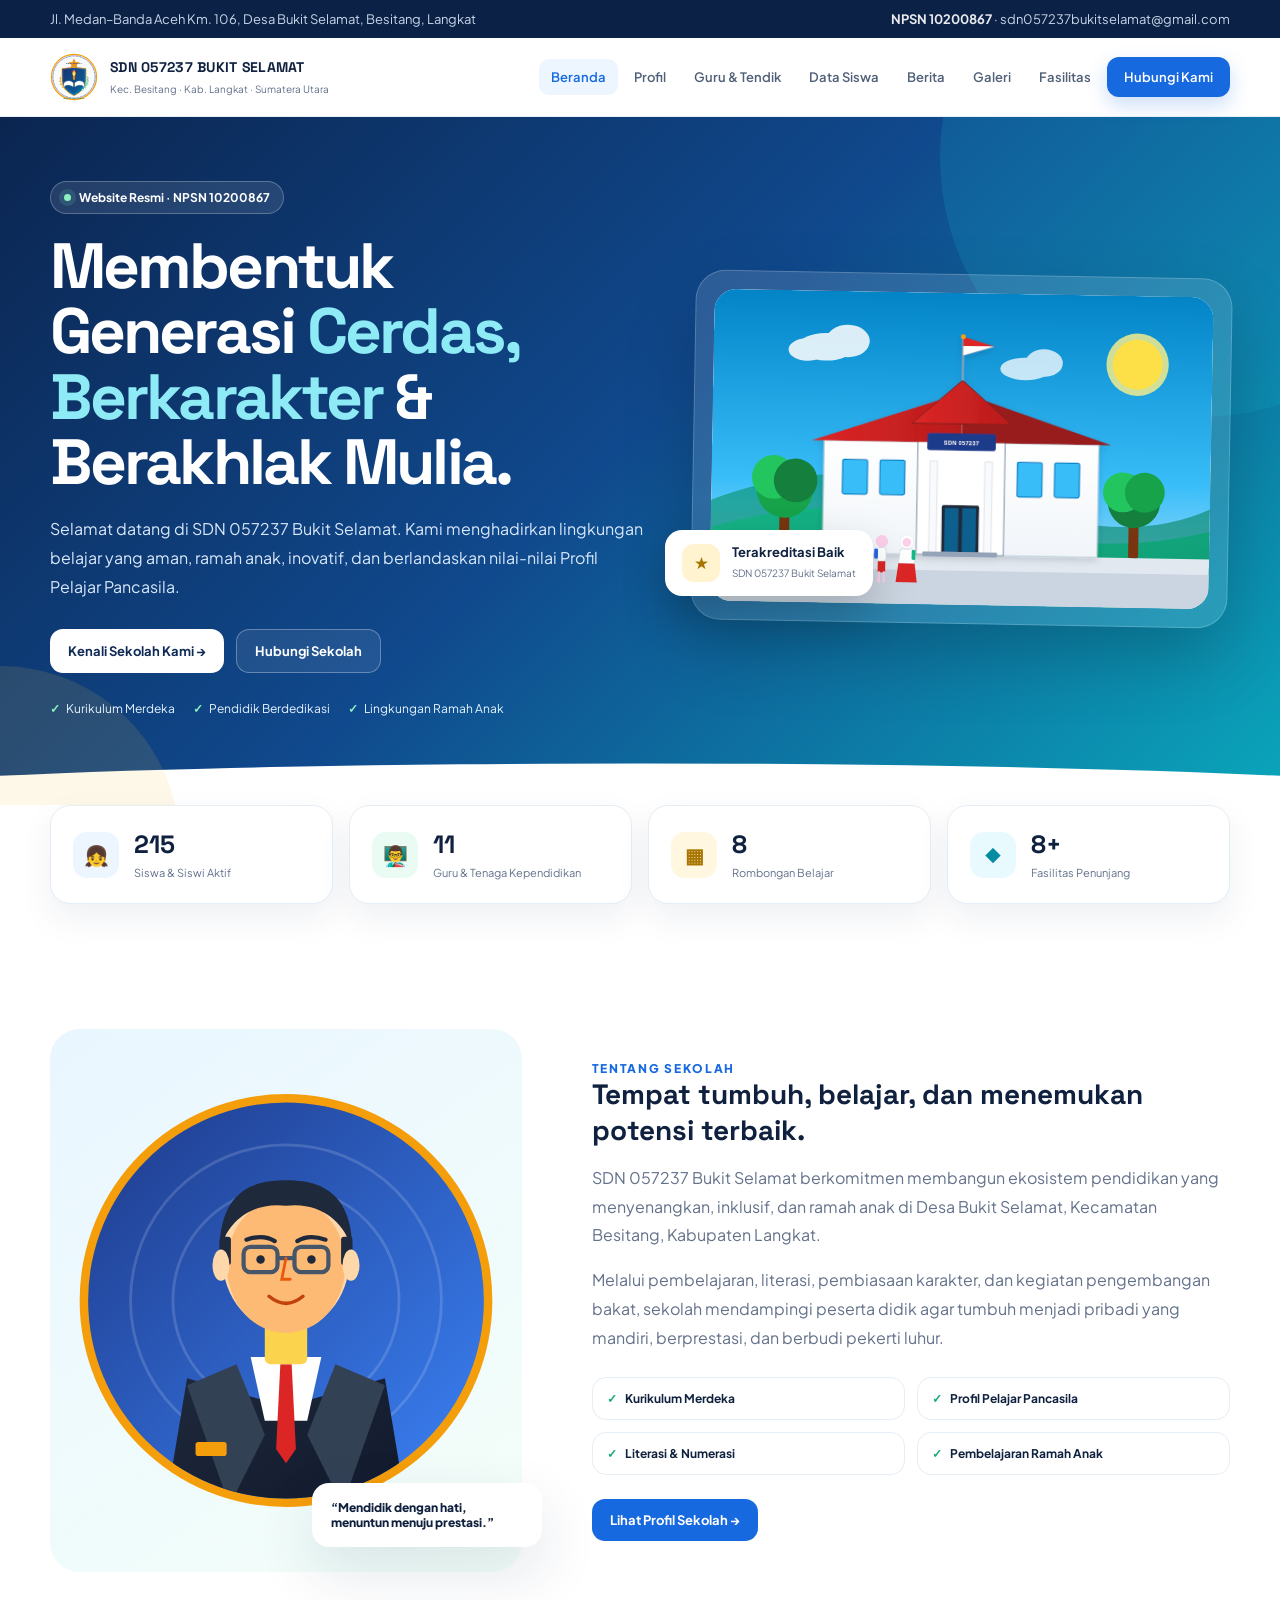
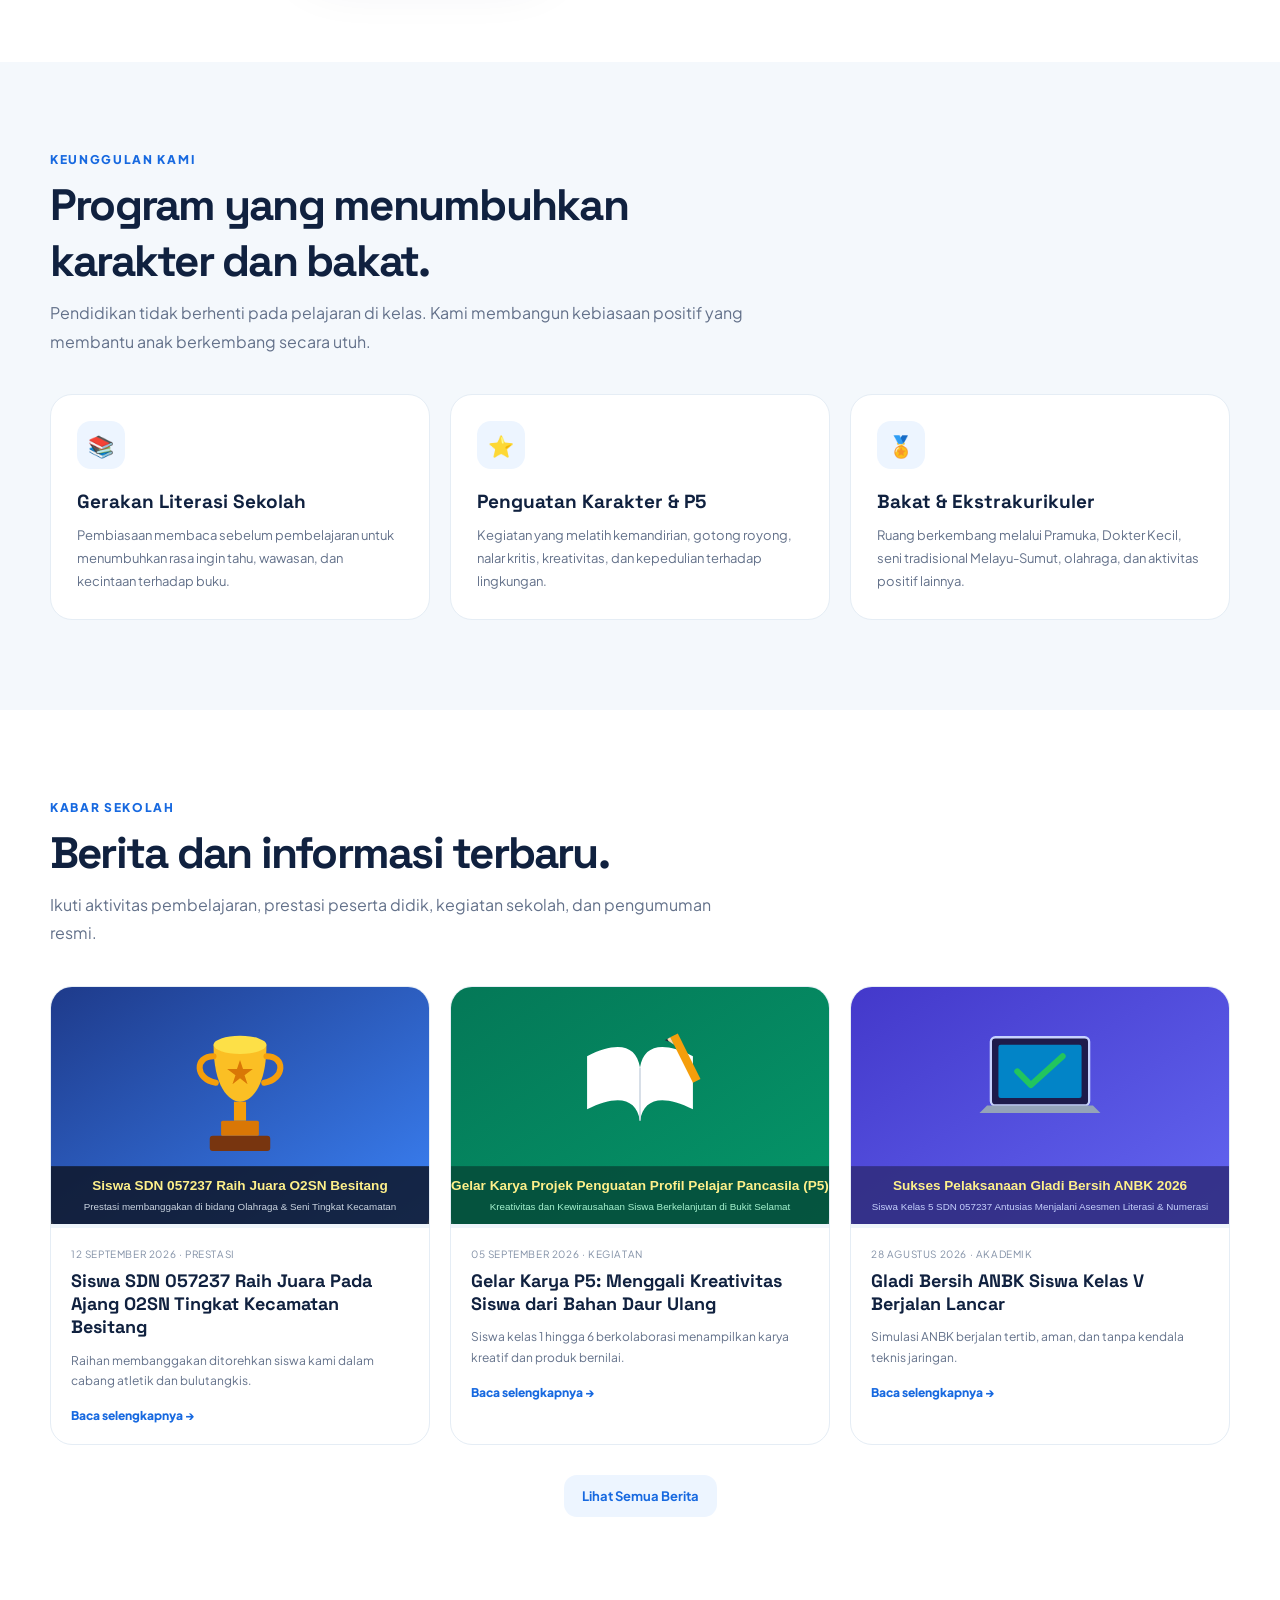
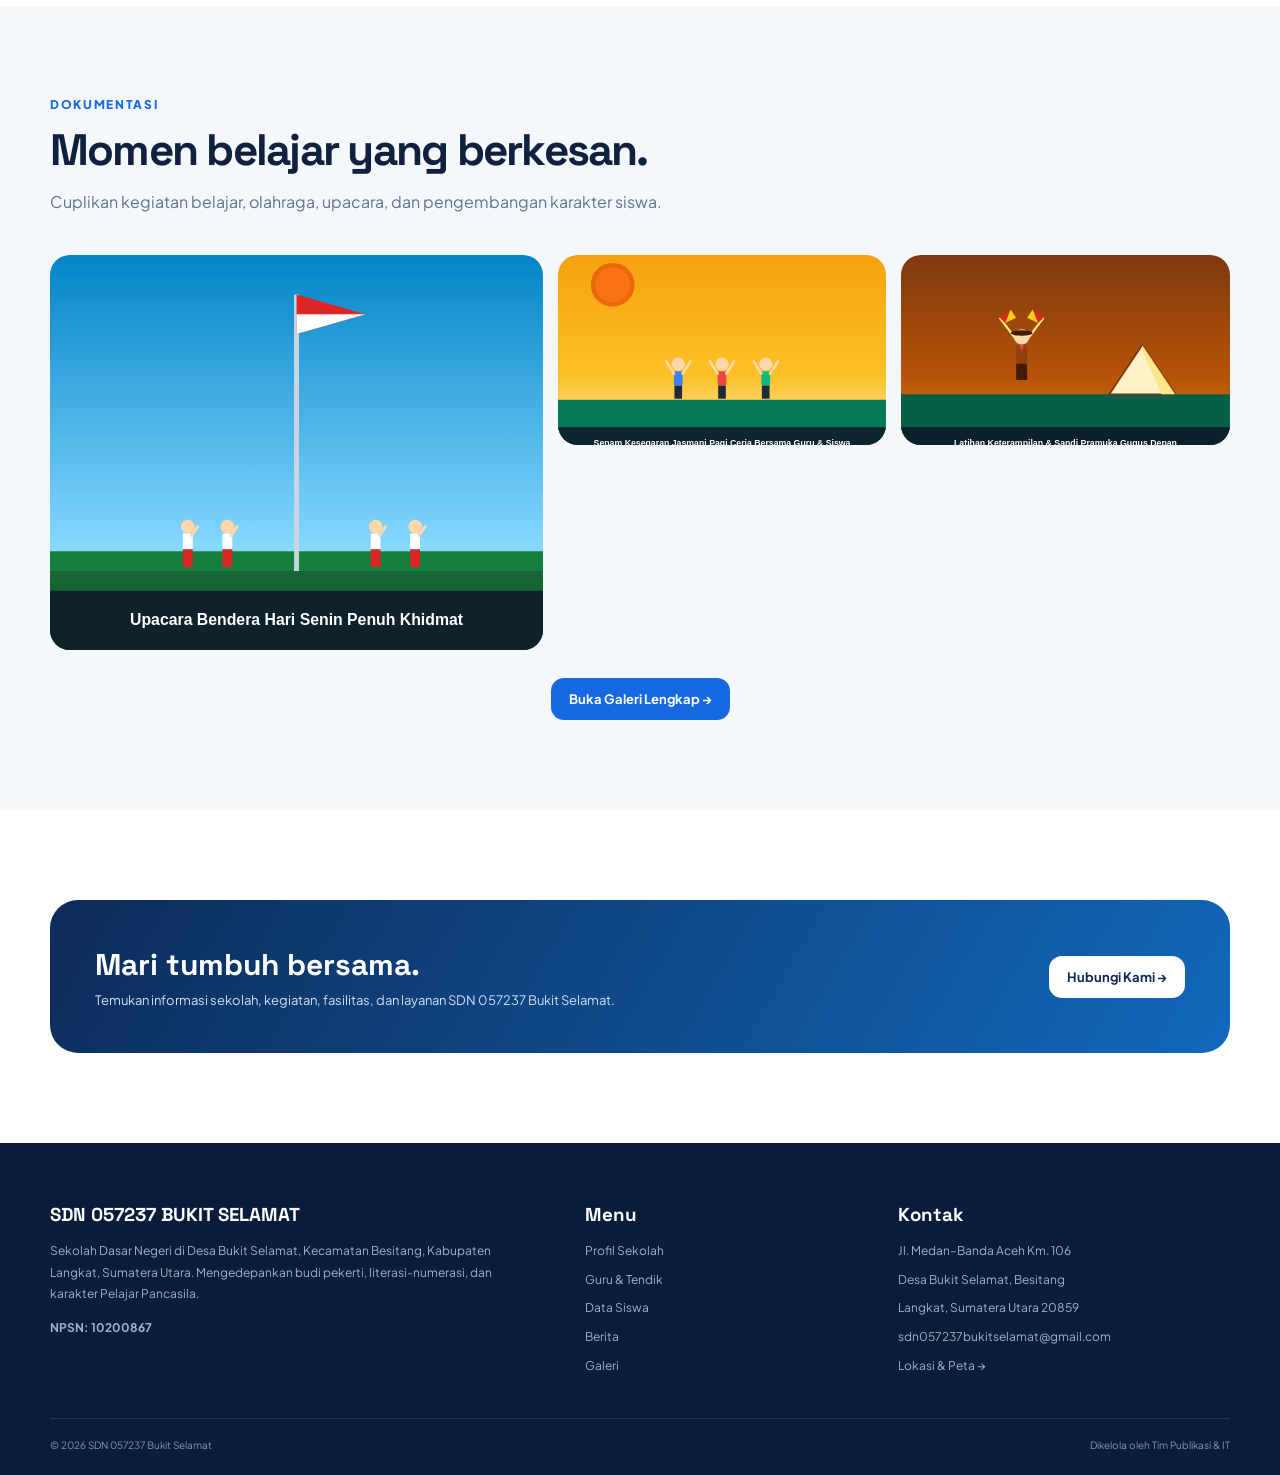
<file: index.html>
<!doctype html>
<html lang="id">
<head>
<meta charset="utf-8">
<meta name="viewport" content="width=device-width,initial-scale=1">
<title>SDN 057237 Bukit Selamat | Sekolah Dasar Negeri</title>
<meta name="description" content="Website resmi SDN 057237 Bukit Selamat, Besitang, Langkat, Sumatera Utara. Informasi sekolah, program, berita, kegiatan, fasilitas, guru, siswa, dan kontak.">
<meta name="theme-color" content="#102a56">
<link rel="icon" type="image/svg+xml" href="images/logo.svg">
<link rel="stylesheet" href="css/landing.css">
</head>
<body>
<div class="top"><div class="container top-in"><span>Jl. Medan–Banda Aceh Km. 106, Desa Bukit Selamat, Besitang, Langkat</span><span><strong>NPSN 10200867</strong> · sdn057237bukitselamat@gmail.com</span></div></div>

<header class="nav">
<div class="container nav-in">
<a class="brand" href="index.html"><img src="images/logo.svg" alt="Logo SDN 057237 Bukit Selamat"><span><b>SDN 057237 BUKIT SELAMAT</b><small>Kec. Besitang · Kab. Langkat · Sumatera Utara</small></span></a>
<nav class="links" aria-label="Navigasi utama">
<a class="active" href="index.html">Beranda</a><a href="profil.html">Profil</a><a href="guru.html">Guru & Tendik</a><a href="siswa.html">Data Siswa</a><a href="berita.html">Berita</a><a href="galeri.html">Galeri</a><a href="fasilitas.html">Fasilitas</a><a href="kontak.html" class="nav-btn">Hubungi Kami</a>
</nav>
<button class="menu" id="menu" aria-label="Buka menu"><svg viewBox="0 0 24 24" fill="none" stroke="currentColor" stroke-width="2"><path d="M4 6h16M4 12h16M4 18h16"/></svg></button>
</div>
</header>

<main>
<section class="hero">
<div class="container hero-in">
<div>
<div class="eyebrow"><i class="dot"></i> Website Resmi · NPSN 10200867</div>
<h1>Membentuk Generasi <span>Cerdas, Berkarakter</span> & Berakhlak Mulia.</h1>
<p>Selamat datang di SDN 057237 Bukit Selamat. Kami menghadirkan lingkungan belajar yang aman, ramah anak, inovatif, dan berlandaskan nilai-nilai Profil Pelajar Pancasila.</p>
<div class="actions"><a class="btn btn-primary" href="profil.html">Kenali Sekolah Kami →</a><a class="btn btn-ghost" href="kontak.html">Hubungi Sekolah</a></div>
<div class="hero-points"><span>Kurikulum Merdeka</span><span>Pendidik Berdedikasi</span><span>Lingkungan Ramah Anak</span></div>
</div>
<div class="hero-visual">
<div class="visual-card"><img src="images/hero-school.svg" alt="Ilustrasi gedung SDN 057237 Bukit Selamat"></div>
<div class="float"><div class="float-icon">★</div><div><b>Terakreditasi Baik</b><small>SDN 057237 Bukit Selamat</small></div></div>
</div>
</div><div class="wave"></div>
</section>

<section class="stats">
<div class="container stats-grid">
<div class="stat reveal"><div class="stat-icon">👧</div><div><b>215</b><small>Siswa & Siswi Aktif</small></div></div>
<div class="stat reveal"><div class="stat-icon">👨‍🏫</div><div><b>11</b><small>Guru & Tenaga Kependidikan</small></div></div>
<div class="stat reveal"><div class="stat-icon">▦</div><div><b>8</b><small>Rombongan Belajar</small></div></div>
<div class="stat reveal"><div class="stat-icon">◆</div><div><b>8+</b><small>Fasilitas Penunjang</small></div></div>
</div>
</section>

<section class="section">
<div class="container about">
<div class="about-img reveal"><img src="images/kepala-sekolah.svg" alt="Kepala Sekolah SDN 057237 Bukit Selamat"><div class="quote">“Mendidik dengan hati, menuntun menuju prestasi.”</div></div>
<div class="reveal"><div class="kicker">Tentang Sekolah</div><h3>Tempat tumbuh, belajar, dan menemukan potensi terbaik.</h3><p>SDN 057237 Bukit Selamat berkomitmen membangun ekosistem pendidikan yang menyenangkan, inklusif, dan ramah anak di Desa Bukit Selamat, Kecamatan Besitang, Kabupaten Langkat.</p><p>Melalui pembelajaran, literasi, pembiasaan karakter, dan kegiatan pengembangan bakat, sekolah mendampingi peserta didik agar tumbuh menjadi pribadi yang mandiri, berprestasi, dan berbudi pekerti luhur.</p>
<div class="checks"><div class="check">Kurikulum Merdeka</div><div class="check">Profil Pelajar Pancasila</div><div class="check">Literasi & Numerasi</div><div class="check">Pembelajaran Ramah Anak</div></div>
<a class="btn" style="background:#1769e0;color:#fff" href="profil.html">Lihat Profil Sekolah →</a></div>
</div>
</section>

<section class="section soft">
<div class="container"><div class="head reveal"><div class="kicker">Keunggulan Kami</div><h2>Program yang menumbuhkan karakter dan bakat.</h2><p>Pendidikan tidak berhenti pada pelajaran di kelas. Kami membangun kebiasaan positif yang membantu anak berkembang secara utuh.</p></div>
<div class="cards">
<article class="card reveal"><div class="card-icon">📚</div><h3>Gerakan Literasi Sekolah</h3><p>Pembiasaan membaca sebelum pembelajaran untuk menumbuhkan rasa ingin tahu, wawasan, dan kecintaan terhadap buku.</p></article>
<article class="card reveal"><div class="card-icon">⭐</div><h3>Penguatan Karakter & P5</h3><p>Kegiatan yang melatih kemandirian, gotong royong, nalar kritis, kreativitas, dan kepedulian terhadap lingkungan.</p></article>
<article class="card reveal"><div class="card-icon">🏅</div><h3>Bakat & Ekstrakurikuler</h3><p>Ruang berkembang melalui Pramuka, Dokter Kecil, seni tradisional Melayu-Sumut, olahraga, dan aktivitas positif lainnya.</p></article>
</div></div>
</section>

<section class="section">
<div class="container"><div class="head reveal"><div class="kicker">Kabar Sekolah</div><h2>Berita dan informasi terbaru.</h2><p>Ikuti aktivitas pembelajaran, prestasi peserta didik, kegiatan sekolah, dan pengumuman resmi.</p></div>
<div class="news">
<article class="news-card reveal"><div class="news-img"><img src="images/berita-1.svg" alt="Prestasi siswa O2SN"></div><div class="news-body"><div class="meta">12 September 2026 · Prestasi</div><h3>Siswa SDN 057237 Raih Juara Pada Ajang O2SN Tingkat Kecamatan Besitang</h3><p>Raihan membanggakan ditorehkan siswa kami dalam cabang atletik dan bulutangkis.</p><a class="read" href="berita.html#berita-o2sn">Baca selengkapnya →</a></div></article>
<article class="news-card reveal"><div class="news-img"><img src="images/berita-2.svg" alt="Gelar karya P5"></div><div class="news-body"><div class="meta">05 September 2026 · Kegiatan</div><h3>Gelar Karya P5: Menggali Kreativitas Siswa dari Bahan Daur Ulang</h3><p>Siswa kelas 1 hingga 6 berkolaborasi menampilkan karya kreatif dan produk bernilai.</p><a class="read" href="berita.html#berita-p5">Baca selengkapnya →</a></div></article>
<article class="news-card reveal"><div class="news-img"><img src="images/berita-4.svg" alt="Persiapan ANBK"></div><div class="news-body"><div class="meta">28 Agustus 2026 · Akademik</div><h3>Gladi Bersih ANBK Siswa Kelas V Berjalan Lancar</h3><p>Simulasi ANBK berjalan tertib, aman, dan tanpa kendala teknis jaringan.</p><a class="read" href="berita.html#berita-anbk">Baca selengkapnya →</a></div></article>
</div><div style="text-align:center;margin-top:30px"><a class="btn" style="background:#edf5ff;color:#1769e0" href="berita.html">Lihat Semua Berita</a></div></div>
</section>

<section class="section soft">
<div class="container"><div class="head reveal"><div class="kicker">Dokumentasi</div><h2>Momen belajar yang berkesan.</h2><p>Cuplikan kegiatan belajar, olahraga, upacara, dan pengembangan karakter siswa.</p></div>
<div class="gallery"><a href="galeri.html"><img src="images/galeri-1.svg" alt="Upacara bendera"></a><a href="galeri.html"><img src="images/galeri-2.svg" alt="Senam pagi"></a><a href="galeri.html"><img src="images/galeri-3.svg" alt="Latihan pramuka"></a></div>
<div style="text-align:center;margin-top:28px"><a class="btn" style="background:#1769e0;color:#fff" href="galeri.html">Buka Galeri Lengkap →</a></div></div>
</section>

<section class="section">
<div class="container"><div class="cta reveal"><div><h2>Mari tumbuh bersama.</h2><p>Temukan informasi sekolah, kegiatan, fasilitas, dan layanan SDN 057237 Bukit Selamat.</p></div><a class="btn btn-primary" href="kontak.html">Hubungi Kami →</a></div></div>
</section>
</main>

<footer><div class="container"><div class="foot">
<div><h3>SDN 057237 BUKIT SELAMAT</h3><p>Sekolah Dasar Negeri di Desa Bukit Selamat, Kecamatan Besitang, Kabupaten Langkat, Sumatera Utara. Mengedepankan budi pekerti, literasi-numerasi, dan karakter Pelajar Pancasila.</p><p><strong>NPSN: 10200867</strong></p></div>
<div><h3>Menu</h3><ul><li><a href="profil.html">Profil Sekolah</a></li><li><a href="guru.html">Guru & Tendik</a></li><li><a href="siswa.html">Data Siswa</a></li><li><a href="berita.html">Berita</a></li><li><a href="galeri.html">Galeri</a></li></ul></div>
<div><h3>Kontak</h3><ul><li>Jl. Medan–Banda Aceh Km. 106</li><li>Desa Bukit Selamat, Besitang</li><li>Langkat, Sumatera Utara 20859</li><li><a href="mailto:sdn057237bukitselamat@gmail.com">sdn057237bukitselamat@gmail.com</a></li><li><a href="kontak.html">Lokasi & Peta →</a></li></ul></div>
</div><div class="copy"><span>© 2026 SDN 057237 Bukit Selamat</span><span>Dikelola oleh Tim Publikasi & IT</span></div></div></footer>

<script>
const menu=document.getElementById('menu'), links=document.querySelector('.links');
menu?.addEventListener('click',()=>{links.style.display=links.style.display==='flex'?'none':'flex';links.style.position='absolute';links.style.top='68px';links.style.left='14px';links.style.right='14px';links.style.padding='12px';links.style.background='#fff';links.style.border='1px solid #e5edf5';links.style.borderRadius='16px';links.style.boxShadow='0 20px 50px rgba(16,42,86,.15)';links.style.flexDirection='column';links.style.alignItems='stretch'});
const io=new IntersectionObserver(es=>es.forEach(e=>{if(e.isIntersecting)e.target.classList.add('show')}),{threshold:.12});
document.querySelectorAll('.reveal').forEach(e=>io.observe(e));
</script>
</body>
</html>
</file>
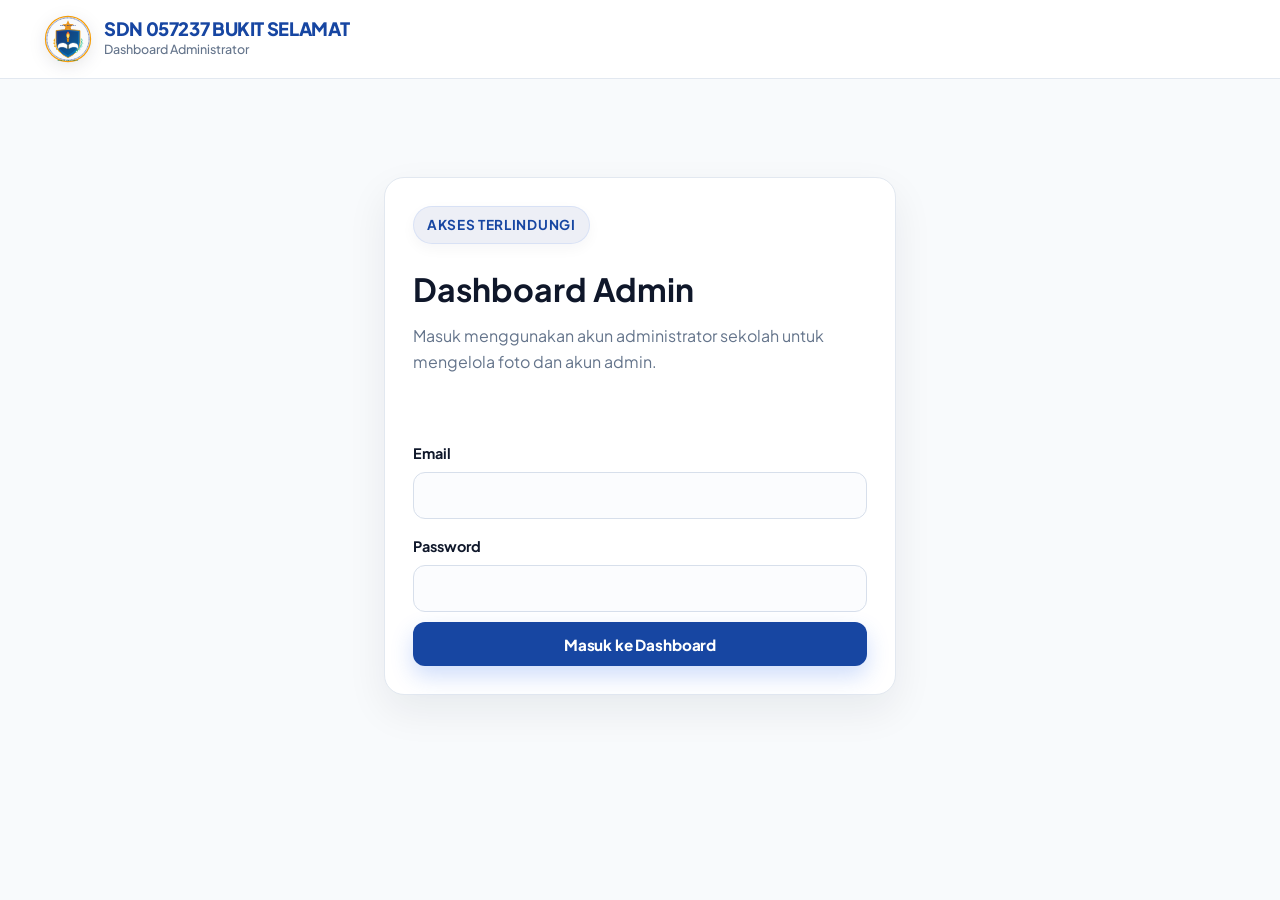
<file: admin.html>
<!DOCTYPE html>
<html lang="id">
<head>
  <meta charset="UTF-8">
  <meta name="viewport" content="width=device-width, initial-scale=1.0">
  <title>Dashboard Admin - SDN 057237 Bukit Selamat</title>
  <meta name="robots" content="noindex,nofollow">
  <link rel="icon" type="image/svg+xml" href="images/logo.svg">
  <link rel="stylesheet" href="css/style.css">
  <link rel="stylesheet" href="css/design-system.css">
  <link rel="stylesheet" href="css/admin.css">
</head>
<body class="admin-page">
  <header class="admin-header">
    <div class="container admin-header-inner">
      <a href="index.html" class="brand" aria-label="Kembali ke website">
        <img src="images/logo.svg" alt="" class="brand-logo">
        <div class="brand-text">
          <span class="brand-name">SDN 057237 BUKIT SELAMAT</span>
          <span class="brand-sub">Dashboard Administrator</span>
        </div>
      </a>
      <div id="adminUserBar" class="admin-userbar" hidden></div>
    </div>
  </header>

  <main>
    <section id="adminLogin" class="admin-section">
      <div class="container admin-narrow">
        <div class="admin-card admin-login-card">
          <span class="section-tag">Akses Terlindungi</span>
          <h1>Dashboard Admin</h1>
          <p class="admin-muted">Masuk menggunakan akun administrator sekolah untuk mengelola foto dan akun admin.</p>
          <div id="adminLoginAlert" class="alert alert-danger" hidden></div>
          <form id="adminLoginForm">
            <label class="form-label" for="adminEmail">Email</label>
            <input id="adminEmail" class="form-control" type="email" autocomplete="username" required>
            <label class="form-label" for="adminPassword">Password</label>
            <input id="adminPassword" class="form-control" type="password" autocomplete="current-password" required>
            <button id="adminLoginButton" class="btn btn-primary admin-full-btn" type="submit">Masuk ke Dashboard</button>
          </form>
        </div>
      </div>
    </section>

    <section id="adminApp" class="admin-section" hidden>
      <div class="container">
        <div class="admin-page-heading">
          <div>
            <span class="section-tag">Manajemen Konten</span>
            <h1>Dashboard Administrator</h1>
            <p class="admin-muted">Kelola galeri foto dan hak akses akun administrator sekolah.</p>
          </div>
          <a class="btn btn-outline" href="galeri.html">Lihat Galeri Publik</a>
        </div>

        <div id="adminAlert" class="alert" hidden></div>

        <div class="admin-grid">
          <div class="admin-card">
            <div class="admin-card-heading">
              <div>
                <h2>Upload Foto</h2>
                <p class="admin-muted">JPG, PNG, atau WebP maksimal 6 MB.</p>
              </div>
            </div>
            <form id="galleryUploadForm">
              <label class="form-label" for="galleryFile">Foto *</label>
              <input id="galleryFile" class="form-control" type="file" accept="image/jpeg,image/png,image/webp" required>

              <label class="form-label" for="galleryTitle">Judul *</label>
              <input id="galleryTitle" class="form-control" type="text" maxlength="160" placeholder="Contoh: Upacara Bendera Hari Senin" required>

              <label class="form-label" for="galleryCategory">Kategori *</label>
              <select id="galleryCategory" class="form-control" required>
                <option value="upacara">Upacara</option>
                <option value="kebugaran">Kebugaran & Senam</option>
                <option value="pramuka">Pramuka</option>
                <option value="belajar">Pembelajaran</option>
                <option value="literasi">Literasi</option>
                <option value="prestasi">Prestasi</option>
                <option value="kegiatan" selected>Kegiatan</option>
                <option value="lainnya">Lainnya</option>
              </select>

              <label class="form-label" for="galleryCaption">Keterangan</label>
              <textarea id="galleryCaption" class="form-control" rows="4" maxlength="1000" placeholder="Keterangan singkat foto (opsional)"></textarea>

              <button id="galleryUploadButton" class="btn btn-primary admin-full-btn" type="submit">
                <span>Upload ke Galeri</span>
              </button>
            </form>
          </div>

          <div class="admin-card">
            <div class="admin-card-heading">
              <div>
                <h2>Foto Terbaru</h2>
                <p class="admin-muted">Foto aktif yang tersimpan di Supabase.</p>
              </div>
              <button id="refreshGalleryButton" class="btn btn-sm btn-outline" type="button">Muat Ulang</button>
            </div>
            <div id="galleryAdminList" class="admin-gallery-list"></div>
          </div>
        </div>

        <section class="admin-card admin-account-card" id="teacherPhotoCard">
          <div class="admin-card-heading">
            <div>
              <span class="section-tag">Direktori Guru</span>
              <h2>Foto Guru &amp; Tenaga Kependidikan</h2>
              <p class="admin-muted">Upload foto profil untuk ditampilkan pada halaman Guru &amp; Tendik. JPG, PNG, atau WebP maksimal 6 MB.</p>
            </div>
            <button id="refreshTeachersButton" class="btn btn-sm btn-outline" type="button">Muat Ulang</button>
          </div>
          <div id="teacherPhotoList" class="admin-teacher-list">
            <div class="admin-empty">Memuat data guru...</div>
          </div>
        </section>

        <section class="admin-card admin-account-card">
          <div class="admin-card-heading">
            <div>
              <span class="section-tag">Setup Akun</span>
              <h2>Akun Administrator</h2>
              <p class="admin-muted">Buat akun Auth terlebih dahulu di Supabase Dashboard, lalu tetapkan peran administrator di sini.</p>
            </div>
            <button id="refreshUsersButton" class="btn btn-sm btn-outline" type="button">Muat Ulang</button>
          </div>

          <div class="admin-setup-steps">
            <div class="admin-setup-step">
              <strong>1. Buat akun Auth</strong>
              <span>Di Supabase Dashboard buka Authentication → Users → Add user. Gunakan email dan password milik administrator.</span>
            </div>
            <div class="admin-setup-step">
              <strong>2. Pastikan profil tersedia</strong>
              <span>Setelah akun dibuat, sistem otomatis membuat profil dengan peran awal <code>guru</code>.</span>
            </div>
            <div class="admin-setup-step">
              <strong>3. Aktifkan peran admin</strong>
              <span>Gunakan tombol <strong>Jadikan Admin</strong> pada daftar akun di bawah.</span>
            </div>
          </div>

          <p class="admin-account-note">
            <a class="btn btn-sm btn-outline" href="https://supabase.com/dashboard/project/aeamvbcuyfxgthzwtmlr/auth/users" target="_blank" rel="noopener noreferrer">Buka Supabase Auth Users</a>
          </p>

          <div id="adminUsersList" class="admin-users-list"></div>
        </section>
      </div>
    </section>
  </main>

  <script src="js/supabase-config.js"></script>
  <script type="module" src="js/admin-gallery.js"></script>
</body>
</html>
</file>
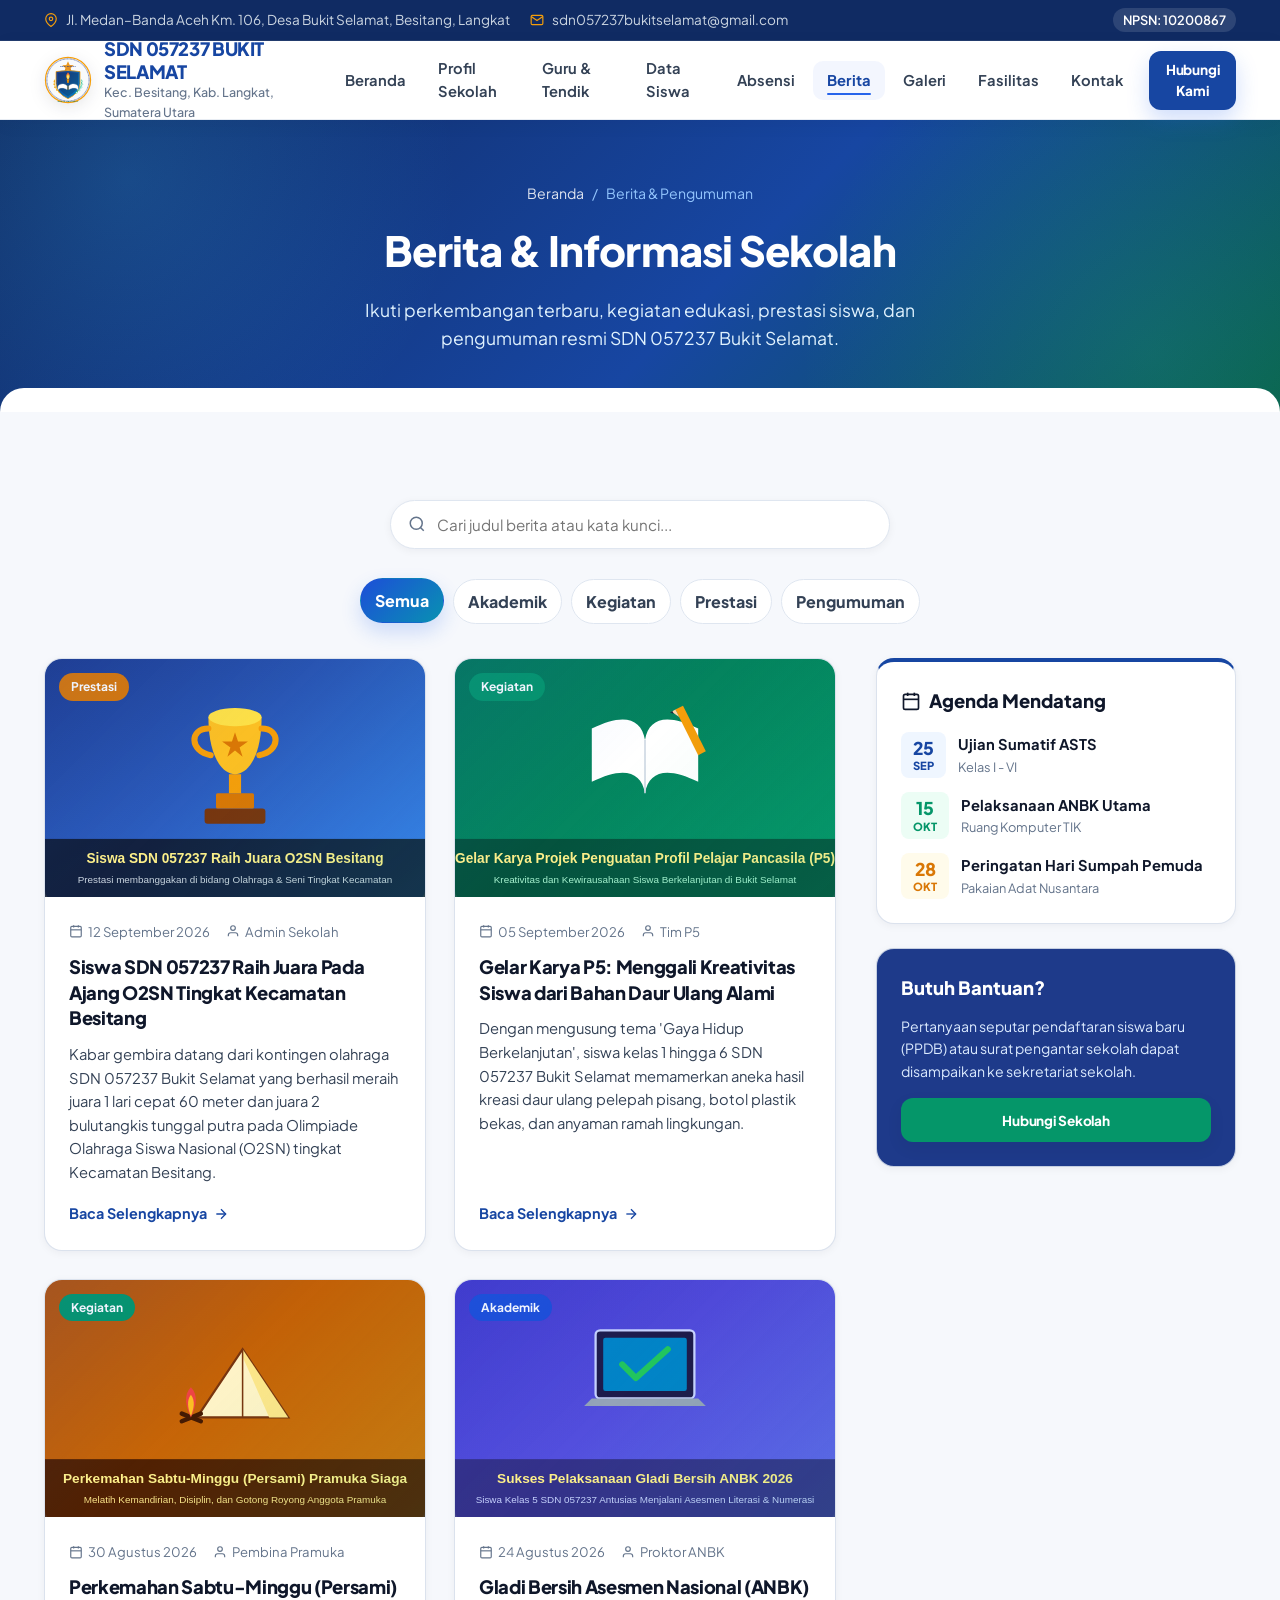
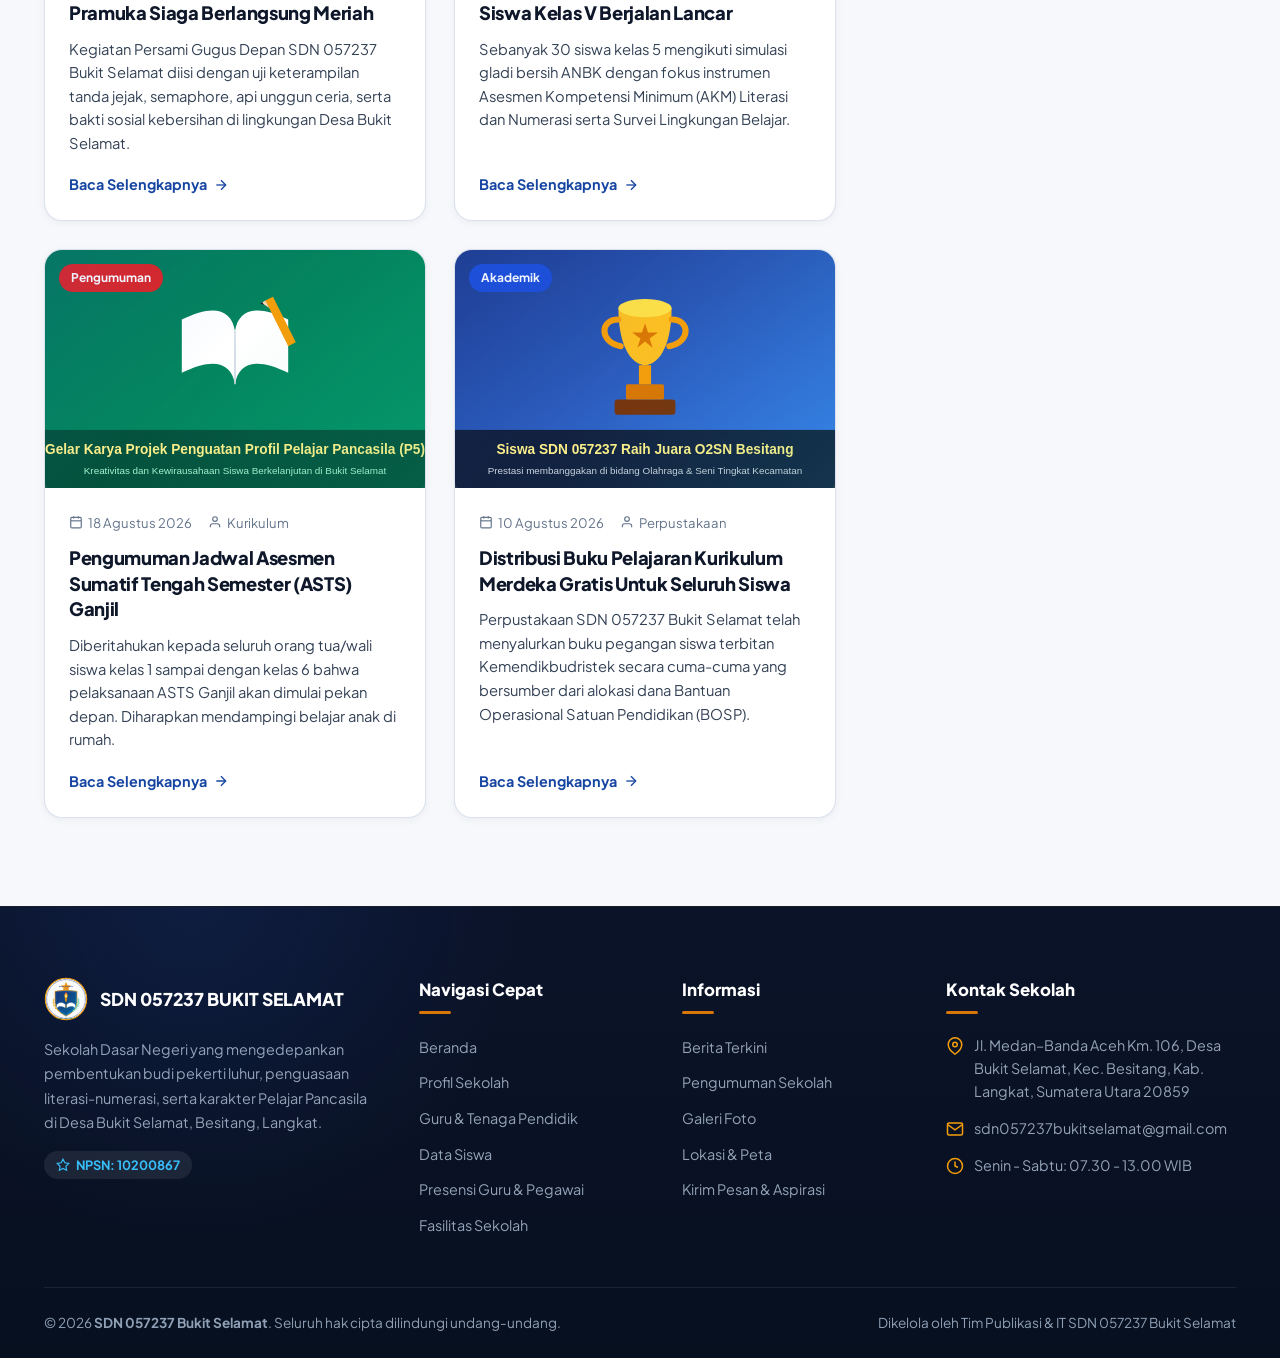
<file: berita.html>
<!DOCTYPE html>
<html lang="id">
<head>
  <meta charset="UTF-8">
  <meta name="viewport" content="width=device-width, initial-scale=1.0">
  <title>Berita &amp; Pengumuman - SDN 057237 Bukit Selamat</title>
  <meta name="description" content="Kabar terbaru, artikel kegiatan sekolah, prestasi siswa, dan pengumuman resmi dari SDN 057237 Bukit Selamat, Besitang, Langkat.">
  <link rel="icon" type="image/svg+xml" href="images/logo.svg">
  <link rel="stylesheet" href="css/style.css">
  <link rel="stylesheet" href="css/design-system.css">
  <meta name="theme-color" content="#1746a2">
  <meta name="robots" content="index,follow">
  <meta property="og:type" content="website">
  <meta property="og:site_name" content="SDN 057237 Bukit Selamat">
  <meta property="og:title" content="Berita &amp; Pengumuman - SDN 057237 Bukit Selamat">
  <meta property="og:description" content="Kabar terbaru, artikel kegiatan sekolah, prestasi siswa, dan pengumuman resmi dari SDN 057237 Bukit Selamat, Besitang, Langkat.">
  <script type="application/ld+json">
    {
    "@context": "https://schema.org",
    "@type": "School",
    "name": "SDN 057237 Bukit Selamat",
    "identifier": {
      "@type": "PropertyValue",
      "propertyID": "NPSN",
      "value": "10200867"
    },
    "description": "Kabar terbaru, artikel kegiatan sekolah, prestasi siswa, dan pengumuman resmi dari SDN 057237 Bukit Selamat, Besitang, Langkat.",
    "email": "sdn057237bukitselamat@gmail.com",
    "address": {
      "@type": "PostalAddress",
      "streetAddress": "Jl. Medan–Banda Aceh Km. 106, Desa Bukit Selamat",
      "addressLocality": "Besitang",
      "addressRegion": "Sumatera Utara",
      "postalCode": "20859",
      "addressCountry": "ID"
    }
  }
  </script>
</head>
<body>

  <!-- Top Bar -->
  <div class="topbar">
    <div class="container topbar-wrapper">
      <div class="topbar-info">
        <span class="topbar-item">
          <svg viewBox="0 0 24 24" fill="none" stroke="currentColor" stroke-width="2"><path d="M21 10c0 7-9 13-9 13s-9-6-9-13a9 9 0 0 1 18 0z"></path><circle cx="12" cy="10" r="3"></circle></svg>
          Jl. Medan–Banda Aceh Km. 106, Desa Bukit Selamat, Besitang, Langkat
        </span>
        <span class="topbar-item">
          <svg viewBox="0 0 24 24" fill="none" stroke="currentColor" stroke-width="2"><path d="M4 4h16c1.1 0 2 .9 2 2v12c0 1.1-.9 2-2 2H4c-1.1 0-2-.9-2-2V6c0-1.1.9-2 2-2z"></path><polyline points="22,6 12,13 2,6"></polyline></svg>
          <a href="mailto:sdn057237bukitselamat@gmail.com">sdn057237bukitselamat@gmail.com</a>
        </span>
      </div>
      <div class="topbar-badge">
        <span>NPSN: 10200867</span>
      </div>
    </div>
  </div>

  <!-- Header & Navigasi -->
  <header class="header">
    <div class="container nav-container">
      <a href="index.html" class="brand" title="SDN 057237 Bukit Selamat">
        <img src="images/logo.svg" alt="Logo SDN 057237 Bukit Selamat" class="brand-logo">
        <div class="brand-text">
          <span class="brand-name">SDN 057237 BUKIT SELAMAT</span>
          <span class="brand-sub">Kec. Besitang, Kab. Langkat, Sumatera Utara</span>
        </div>
      </a>

      <nav class="nav-menu" id="navMenu">
        <a href="index.html" class="nav-link">Beranda</a>
        <a href="profil.html" class="nav-link">Profil Sekolah</a>
        <a href="guru.html" class="nav-link">Guru &amp; Tendik</a>
        <a href="siswa.html" class="nav-link">Data Siswa</a>
        <a href="absensi.html" class="nav-link">Absensi</a>
        <a href="berita.html" class="nav-link active">Berita</a>
        <a href="galeri.html" class="nav-link">Galeri</a>
        <a href="fasilitas.html" class="nav-link">Fasilitas</a>
        <a href="kontak.html" class="nav-link">Kontak</a>
        <div class="nav-cta">
          <a href="kontak.html" class="btn btn-primary btn-sm">Hubungi Kami</a>
        </div>
      </nav>

      <button class="nav-toggle" aria-label="Buka Menu Navigasi">
        <svg viewBox="0 0 24 24" fill="none" stroke="currentColor" stroke-width="2"><line x1="3" y1="12" x2="21" y2="12"></line><line x1="3" y1="6" x2="21" y2="6"></line><line x1="3" y1="18" x2="21" y2="18"></line></svg>
      </button>
    </div>
  </header>

  <main>
    <!-- Page Header Banner -->
    <section class="page-header">
      <div class="container page-header-content">
        <div class="breadcrumbs">
          <a href="index.html">Beranda</a>
          <span>/</span>
          <span>Berita &amp; Pengumuman</span>
        </div>
        <h1 class="page-header-title">Berita &amp; Informasi Sekolah</h1>
        <p class="page-header-subtitle">Ikuti perkembangan terbaru, kegiatan edukasi, prestasi siswa, dan pengumuman resmi SDN 057237 Bukit Selamat.</p>
      </div>
    </section>

    <!-- Konten Berita & Filter -->
    <section class="section bg-light">
      <div class="container">
        
        <!-- Search Bar Berita -->
        <div class="search-wrapper">
          <svg class="search-icon" viewBox="0 0 24 24" fill="none" stroke="currentColor" stroke-width="2"><circle cx="11" cy="11" r="8"></circle><line x1="21" y1="21" x2="16.65" y2="16.65"></line></svg>
          <input type="text" id="searchNewsInput" class="search-input" placeholder="Cari judul berita atau kata kunci...">
        </div>

        <!-- Filter Kategori Tabs -->
        <div class="filter-tabs" data-target="berita">
          <button class="filter-btn active" data-filter="all">Semua</button>
          <button class="filter-btn" data-filter="akademik">Akademik</button>
          <button class="filter-btn" data-filter="kegiatan">Kegiatan</button>
          <button class="filter-btn" data-filter="prestasi">Prestasi</button>
          <button class="filter-btn" data-filter="pengumuman">Pengumuman</button>
        </div>

        <div class="news-layout" style="display: grid; grid-template-columns: 2.2fr 1fr; gap: 40px; align-items: start;">
          <!-- Daftar Kartu Berita -->
          <div class="news-grid" style="grid-template-columns: repeat(auto-fill, minmax(280px, 1fr));">
            
            <!-- Berita 1 -->
            <!-- CATATAN: Untuk menambah berita baru, duplikasi blok artikel ini dan sesuaikan isinya -->
            <article class="news-card" data-berita-category="prestasi">
              <div class="news-thumb">
                <img src="images/berita-1.svg" alt="Prestasi Siswa Juara O2SN">
                <span class="news-badge badge-prestasi">Prestasi</span>
              </div>
              <div class="news-body">
                <div class="news-meta">
                  <span class="news-meta-item">
                    <svg viewBox="0 0 24 24" fill="none" stroke="currentColor" stroke-width="2"><rect x="3" y="4" width="18" height="18" rx="2" ry="2"></rect><line x1="16" y1="2" x2="16" y2="6"></line><line x1="8" y1="2" x2="8" y2="6"></line><line x1="3" y1="10" x2="21" y2="10"></line></svg>
                    12 September 2026
                  </span>
                  <span class="news-meta-item">
                    <svg viewBox="0 0 24 24" fill="none" stroke="currentColor" stroke-width="2"><path d="M20 21v-2a4 4 0 0 0-4-4H8a4 4 0 0 0-4 4v2"></path><circle cx="12" cy="7" r="4"></circle></svg>
                    Admin Sekolah
                  </span>
                </div>
                <h3 class="news-title">Siswa SDN 057237 Raih Juara Pada Ajang O2SN Tingkat Kecamatan Besitang</h3>
                <p class="news-excerpt">
                  Kabar gembira datang dari kontingen olahraga SDN 057237 Bukit Selamat yang berhasil meraih juara 1 lari cepat 60 meter dan juara 2 bulutangkis tunggal putra pada Olimpiade Olahraga Siswa Nasional (O2SN) tingkat Kecamatan Besitang.
                </p>
                <a href="#berita-o2sn" class="news-link js-news-detail" data-news-id="o2sn">
                  <span>Baca Selengkapnya</span>
                  <svg viewBox="0 0 24 24" fill="none" stroke="currentColor" stroke-width="2"><line x1="5" y1="12" x2="19" y2="12"></line><polyline points="12 5 19 12 12 19"></polyline></svg>
                </a>
              </div>
            </article>

            <!-- Berita 2 -->
            <article class="news-card" data-berita-category="kegiatan">
              <div class="news-thumb">
                <img src="images/berita-2.svg" alt="Pameran Gelar Karya P5">
                <span class="news-badge badge-kegiatan">Kegiatan</span>
              </div>
              <div class="news-body">
                <div class="news-meta">
                  <span class="news-meta-item">
                    <svg viewBox="0 0 24 24" fill="none" stroke="currentColor" stroke-width="2"><rect x="3" y="4" width="18" height="18" rx="2" ry="2"></rect><line x1="16" y1="2" x2="16" y2="6"></line><line x1="8" y1="2" x2="8" y2="6"></line><line x1="3" y1="10" x2="21" y2="10"></line></svg>
                    05 September 2026
                  </span>
                  <span class="news-meta-item">
                    <svg viewBox="0 0 24 24" fill="none" stroke="currentColor" stroke-width="2"><path d="M20 21v-2a4 4 0 0 0-4-4H8a4 4 0 0 0-4 4v2"></path><circle cx="12" cy="7" r="4"></circle></svg>
                    Tim P5
                  </span>
                </div>
                <h3 class="news-title">Gelar Karya P5: Menggali Kreativitas Siswa dari Bahan Daur Ulang Alami</h3>
                <p class="news-excerpt">
                  Dengan mengusung tema 'Gaya Hidup Berkelanjutan', siswa kelas 1 hingga 6 SDN 057237 Bukit Selamat memamerkan aneka hasil kreasi daur ulang pelepah pisang, botol plastik bekas, dan anyaman ramah lingkungan.
                </p>
                <a href="#berita-p5" class="news-link js-news-detail" data-news-id="p5">
                  <span>Baca Selengkapnya</span>
                  <svg viewBox="0 0 24 24" fill="none" stroke="currentColor" stroke-width="2"><line x1="5" y1="12" x2="19" y2="12"></line><polyline points="12 5 19 12 12 19"></polyline></svg>
                </a>
              </div>
            </article>

            <!-- Berita 3 -->
            <article class="news-card" data-berita-category="kegiatan">
              <div class="news-thumb">
                <img src="images/berita-3.svg" alt="Persami Pramuka">
                <span class="news-badge badge-kegiatan">Kegiatan</span>
              </div>
              <div class="news-body">
                <div class="news-meta">
                  <span class="news-meta-item">
                    <svg viewBox="0 0 24 24" fill="none" stroke="currentColor" stroke-width="2"><rect x="3" y="4" width="18" height="18" rx="2" ry="2"></rect><line x1="16" y1="2" x2="16" y2="6"></line><line x1="8" y1="2" x2="8" y2="6"></line><line x1="3" y1="10" x2="21" y2="10"></line></svg>
                    30 Agustus 2026
                  </span>
                  <span class="news-meta-item">
                    <svg viewBox="0 0 24 24" fill="none" stroke="currentColor" stroke-width="2"><path d="M20 21v-2a4 4 0 0 0-4-4H8a4 4 0 0 0-4 4v2"></path><circle cx="12" cy="7" r="4"></circle></svg>
                    Pembina Pramuka
                  </span>
                </div>
                <h3 class="news-title">Perkemahan Sabtu-Minggu (Persami) Pramuka Siaga Berlangsung Meriah</h3>
                <p class="news-excerpt">
                  Kegiatan Persami Gugus Depan SDN 057237 Bukit Selamat diisi dengan uji keterampilan tanda jejak, semaphore, api unggun ceria, serta bakti sosial kebersihan di lingkungan Desa Bukit Selamat.
                </p>
                <a href="#berita-persami" class="news-link js-news-detail" data-news-id="persami">
                  <span>Baca Selengkapnya</span>
                  <svg viewBox="0 0 24 24" fill="none" stroke="currentColor" stroke-width="2"><line x1="5" y1="12" x2="19" y2="12"></line><polyline points="12 5 19 12 12 19"></polyline></svg>
                </a>
              </div>
            </article>

            <!-- Berita 4 -->
            <article class="news-card" data-berita-category="akademik">
              <div class="news-thumb">
                <img src="images/berita-4.svg" alt="Gladi Bersih ANBK">
                <span class="news-badge badge-akademik">Akademik</span>
              </div>
              <div class="news-body">
                <div class="news-meta">
                  <span class="news-meta-item">
                    <svg viewBox="0 0 24 24" fill="none" stroke="currentColor" stroke-width="2"><rect x="3" y="4" width="18" height="18" rx="2" ry="2"></rect><line x1="16" y1="2" x2="16" y2="6"></line><line x1="8" y1="2" x2="8" y2="6"></line><line x1="3" y1="10" x2="21" y2="10"></line></svg>
                    24 Agustus 2026
                  </span>
                  <span class="news-meta-item">
                    <svg viewBox="0 0 24 24" fill="none" stroke="currentColor" stroke-width="2"><path d="M20 21v-2a4 4 0 0 0-4-4H8a4 4 0 0 0-4 4v2"></path><circle cx="12" cy="7" r="4"></circle></svg>
                    Proktor ANBK
                  </span>
                </div>
                <h3 class="news-title">Gladi Bersih Asesmen Nasional (ANBK) Siswa Kelas V Berjalan Lancar</h3>
                <p class="news-excerpt">
                  Sebanyak 30 siswa kelas 5 mengikuti simulasi gladi bersih ANBK dengan fokus instrumen Asesmen Kompetensi Minimum (AKM) Literasi dan Numerasi serta Survei Lingkungan Belajar.
                </p>
                <a href="#berita-anbk" class="news-link js-news-detail" data-news-id="anbk">
                  <span>Baca Selengkapnya</span>
                  <svg viewBox="0 0 24 24" fill="none" stroke="currentColor" stroke-width="2"><line x1="5" y1="12" x2="19" y2="12"></line><polyline points="12 5 19 12 12 19"></polyline></svg>
                </a>
              </div>
            </article>

            <!-- Berita 5 (Pengumuman) -->
            <article class="news-card" data-berita-category="pengumuman">
              <div class="news-thumb">
                <img src="images/berita-2.svg" alt="Pengumuman PTS Ganjil">
                <span class="news-badge badge-pengumuman">Pengumuman</span>
              </div>
              <div class="news-body">
                <div class="news-meta">
                  <span class="news-meta-item">
                    <svg viewBox="0 0 24 24" fill="none" stroke="currentColor" stroke-width="2"><rect x="3" y="4" width="18" height="18" rx="2" ry="2"></rect><line x1="16" y1="2" x2="16" y2="6"></line><line x1="8" y1="2" x2="8" y2="6"></line><line x1="3" y1="10" x2="21" y2="10"></line></svg>
                    18 Agustus 2026
                  </span>
                  <span class="news-meta-item">
                    <svg viewBox="0 0 24 24" fill="none" stroke="currentColor" stroke-width="2"><path d="M20 21v-2a4 4 0 0 0-4-4H8a4 4 0 0 0-4 4v2"></path><circle cx="12" cy="7" r="4"></circle></svg>
                    Kurikulum
                  </span>
                </div>
                <h3 class="news-title">Pengumuman Jadwal Asesmen Sumatif Tengah Semester (ASTS) Ganjil</h3>
                <p class="news-excerpt">
                  Diberitahukan kepada seluruh orang tua/wali siswa kelas 1 sampai dengan kelas 6 bahwa pelaksanaan ASTS Ganjil akan dimulai pekan depan. Diharapkan mendampingi belajar anak di rumah.
                </p>
                <a href="#berita-asts" class="news-link js-news-detail" data-news-id="asts">
                  <span>Baca Selengkapnya</span>
                  <svg viewBox="0 0 24 24" fill="none" stroke="currentColor" stroke-width="2"><line x1="5" y1="12" x2="19" y2="12"></line><polyline points="12 5 19 12 12 19"></polyline></svg>
                </a>
              </div>
            </article>

            <!-- Berita 6 (Akademik) -->
            <article class="news-card" data-berita-category="akademik">
              <div class="news-thumb">
                <img src="images/berita-1.svg" alt="Penyaluran Buku Teks">
                <span class="news-badge badge-akademik">Akademik</span>
              </div>
              <div class="news-body">
                <div class="news-meta">
                  <span class="news-meta-item">
                    <svg viewBox="0 0 24 24" fill="none" stroke="currentColor" stroke-width="2"><rect x="3" y="4" width="18" height="18" rx="2" ry="2"></rect><line x1="16" y1="2" x2="16" y2="6"></line><line x1="8" y1="2" x2="8" y2="6"></line><line x1="3" y1="10" x2="21" y2="10"></line></svg>
                    10 Agustus 2026
                  </span>
                  <span class="news-meta-item">
                    <svg viewBox="0 0 24 24" fill="none" stroke="currentColor" stroke-width="2"><path d="M20 21v-2a4 4 0 0 0-4-4H8a4 4 0 0 0-4 4v2"></path><circle cx="12" cy="7" r="4"></circle></svg>
                    Perpustakaan
                  </span>
                </div>
                <h3 class="news-title">Distribusi Buku Pelajaran Kurikulum Merdeka Gratis Untuk Seluruh Siswa</h3>
                <p class="news-excerpt">
                  Perpustakaan SDN 057237 Bukit Selamat telah menyalurkan buku pegangan siswa terbitan Kemendikbudristek secara cuma-cuma yang bersumber dari alokasi dana Bantuan Operasional Satuan Pendidikan (BOSP).
                </p>
                <a href="#berita-buku" class="news-link js-news-detail" data-news-id="buku">
                  <span>Baca Selengkapnya</span>
                  <svg viewBox="0 0 24 24" fill="none" stroke="currentColor" stroke-width="2"><line x1="5" y1="12" x2="19" y2="12"></line><polyline points="12 5 19 12 12 19"></polyline></svg>
                </a>
              </div>
            </article>
          </div>

          <!-- Sidebar Agenda & Pengumuman Penting -->
          <aside style="display: flex; flex-direction: column; gap: 24px;">
            <!-- Widget Agenda -->
            <div class="info-card" style="border-top: 4px solid var(--primary); padding: 24px;">
              <h3 style="font-size: 1.15rem; font-weight: 800; color: var(--dark); margin-bottom: 16px; display: flex; align-items: center; gap: 8px;">
                <svg width="20" height="20" viewBox="0 0 24 24" fill="none" stroke="currentColor" stroke-width="2"><rect x="3" y="4" width="18" height="18" rx="2" ry="2"></rect><line x1="16" y1="2" x2="16" y2="6"></line><line x1="8" y1="2" x2="8" y2="6"></line><line x1="3" y1="10" x2="21" y2="10"></line></svg>
                <span>Agenda Mendatang</span>
              </h3>
              <div style="display: flex; flex-direction: column; gap: 14px;">
                <div style="display: flex; gap: 12px; align-items: center;">
                  <div style="background: #eff6ff; color: var(--primary); font-weight: 800; padding: 6px 12px; border-radius: var(--radius-sm); text-align: center; line-height: 1.2;">
                    <div style="font-size: 1.1rem;">25</div>
                    <div style="font-size: 0.7rem; text-transform: uppercase;">Sep</div>
                  </div>
                  <div>
                    <div style="font-weight: 700; font-size: 0.92rem; color: var(--dark);">Ujian Sumatif ASTS</div>
                    <div style="font-size: 0.8rem; color: var(--muted);">Kelas I - VI</div>
                  </div>
                </div>

                <div style="display: flex; gap: 12px; align-items: center;">
                  <div style="background: #ecfdf5; color: var(--secondary); font-weight: 800; padding: 6px 12px; border-radius: var(--radius-sm); text-align: center; line-height: 1.2;">
                    <div style="font-size: 1.1rem;">15</div>
                    <div style="font-size: 0.7rem; text-transform: uppercase;">Okt</div>
                  </div>
                  <div>
                    <div style="font-weight: 700; font-size: 0.92rem; color: var(--dark);">Pelaksanaan ANBK Utama</div>
                    <div style="font-size: 0.8rem; color: var(--muted);">Ruang Komputer TIK</div>
                  </div>
                </div>

                <div style="display: flex; gap: 12px; align-items: center;">
                  <div style="background: #fffbeb; color: var(--accent); font-weight: 800; padding: 6px 12px; border-radius: var(--radius-sm); text-align: center; line-height: 1.2;">
                    <div style="font-size: 1.1rem;">28</div>
                    <div style="font-size: 0.7rem; text-transform: uppercase;">Okt</div>
                  </div>
                  <div>
                    <div style="font-weight: 700; font-size: 0.92rem; color: var(--dark);">Peringatan Hari Sumpah Pemuda</div>
                    <div style="font-size: 0.8rem; color: var(--muted);">Pakaian Adat Nusantara</div>
                  </div>
                </div>
              </div>
            </div>

            <!-- Widget Kontak Cepat -->
            <div class="info-card" style="background: #1e3a8a; color: #ffffff; padding: 24px;">
              <h3 style="font-size: 1.15rem; font-weight: 800; margin-bottom: 12px;">Butuh Bantuan?</h3>
              <p style="font-size: 0.88rem; color: #dbeafe; line-height: 1.6; margin-bottom: 16px;">
                Pertanyaan seputar pendaftaran siswa baru (PPDB) atau surat pengantar sekolah dapat disampaikan ke sekretariat sekolah.
              </p>
              <a href="kontak.html" class="btn btn-secondary btn-sm" style="width: 100%;">Hubungi Sekolah</a>
            </div>
          </aside>
        </div>
      </div>
    </section>
    <dialog id="newsDetailDialog" class="news-detail-dialog" aria-labelledby="newsDetailTitle">
      <div class="news-detail-shell">
        <button type="button" class="lightbox-close news-detail-close" data-news-close aria-label="Tutup artikel">×</button>
        <div class="news-detail-media">
          <img class="news-detail-image" src="images/berita-1.svg" alt="">
        </div>
        <div class="news-detail-content">
          <span class="section-tag news-detail-category"></span>
          <div class="news-detail-meta"></div>
          <h2 id="newsDetailTitle" class="news-detail-title"></h2>
          <p class="news-detail-body"></p>
          <button type="button" class="btn btn-outline btn-sm" data-news-close>Tutup</button>
        </div>
      </div>
    </dialog>
  </main>

  <!-- Footer -->
  <footer class="footer">
    <div class="container">
      <div class="footer-grid">
        <div class="footer-brand">
          <div class="footer-brand-header">
            <img src="images/logo.svg" alt="Logo SDN 057237 Bukit Selamat" class="footer-brand-logo">
            <div class="footer-brand-name">SDN 057237 BUKIT SELAMAT</div>
          </div>
          <p class="footer-desc">
            Sekolah Dasar Negeri yang mengedepankan pembentukan budi pekerti luhur, penguasaan literasi-numerasi, serta karakter Pelajar Pancasila di Desa Bukit Selamat, Besitang, Langkat.
          </p>
          <div class="footer-npsn-badge">
            <svg width="14" height="14" viewBox="0 0 24 24" fill="none" stroke="currentColor" stroke-width="2"><path d="M12 2l3.09 6.26L22 9.27l-5 4.87 1.18 6.88L12 17.77l-6.18 3.25L7 14.14 2 9.27l6.91-1.01L12 2z"></path></svg>
            <span>NPSN: 10200867</span>
          </div>
        </div>

        <div>
          <h4 class="footer-col-title">Navigasi Cepat</h4>
          <ul class="footer-links">
            <li><a href="index.html" class="footer-link">Beranda</a></li>
            <li><a href="profil.html" class="footer-link">Profil Sekolah</a></li>
            <li><a href="guru.html" class="footer-link">Guru &amp; Tenaga Pendidik</a></li>
            <li><a href="siswa.html" class="footer-link">Data Siswa</a></li>
            <li><a href="absensi.html" class="footer-link">Presensi Guru &amp; Pegawai</a></li>
            <li><a href="fasilitas.html" class="footer-link">Fasilitas Sekolah</a></li>
          </ul>
        </div>

        <div>
          <h4 class="footer-col-title">Informasi</h4>
          <ul class="footer-links">
            <li><a href="berita.html" class="footer-link">Berita Terkini</a></li>
            <li><a href="berita.html" class="footer-link">Pengumuman Sekolah</a></li>
            <li><a href="galeri.html" class="footer-link">Galeri Foto</a></li>
            <li><a href="kontak.html" class="footer-link">Lokasi &amp; Peta</a></li>
            <li><a href="kontak.html" class="footer-link">Kirim Pesan &amp; Aspirasi</a></li>
          </ul>
        </div>

        <div>
          <h4 class="footer-col-title">Kontak Sekolah</h4>
          <div class="footer-contact-list">
            <div class="footer-contact-item">
              <svg viewBox="0 0 24 24" fill="none" stroke="currentColor" stroke-width="2"><path d="M21 10c0 7-9 13-9 13s-9-6-9-13a9 9 0 0 1 18 0z"></path><circle cx="12" cy="10" r="3"></circle></svg>
              <span>Jl. Medan–Banda Aceh Km. 106, Desa Bukit Selamat, Kec. Besitang, Kab. Langkat, Sumatera Utara 20859</span>
            </div>
            <div class="footer-contact-item">
              <svg viewBox="0 0 24 24" fill="none" stroke="currentColor" stroke-width="2"><path d="M4 4h16c1.1 0 2 .9 2 2v12c0 1.1-.9 2-2 2H4c-1.1 0-2-.9-2-2V6c0-1.1.9-2 2-2z"></path><polyline points="22,6 12,13 2,6"></polyline></svg>
              <span>sdn057237bukitselamat@gmail.com</span>
            </div>
            <div class="footer-contact-item">
              <svg viewBox="0 0 24 24" fill="none" stroke="currentColor" stroke-width="2"><circle cx="12" cy="12" r="10"></circle><polyline points="12 6 12 12 16 14"></polyline></svg>
              <span>Senin - Sabtu: 07.30 - 13.00 WIB</span>
            </div>
          </div>
        </div>
      </div>

      <div class="footer-bottom">
        <div>
          &copy; 2026 <strong>SDN 057237 Bukit Selamat</strong>. Seluruh hak cipta dilindungi undang-undang.
        </div>
        <div>
          Dikelola oleh Tim Publikasi &amp; IT SDN 057237 Bukit Selamat
        </div>
      </div>
    </div>
  </footer>

  <button class="back-to-top" aria-label="Kembali ke atas">
    <svg viewBox="0 0 24 24" fill="none" stroke="currentColor" stroke-width="2.5"><polyline points="18 15 12 9 6 15"></polyline></svg>
  </button>

  <script src="js/script.js"></script>
</body>
</html>
</file>
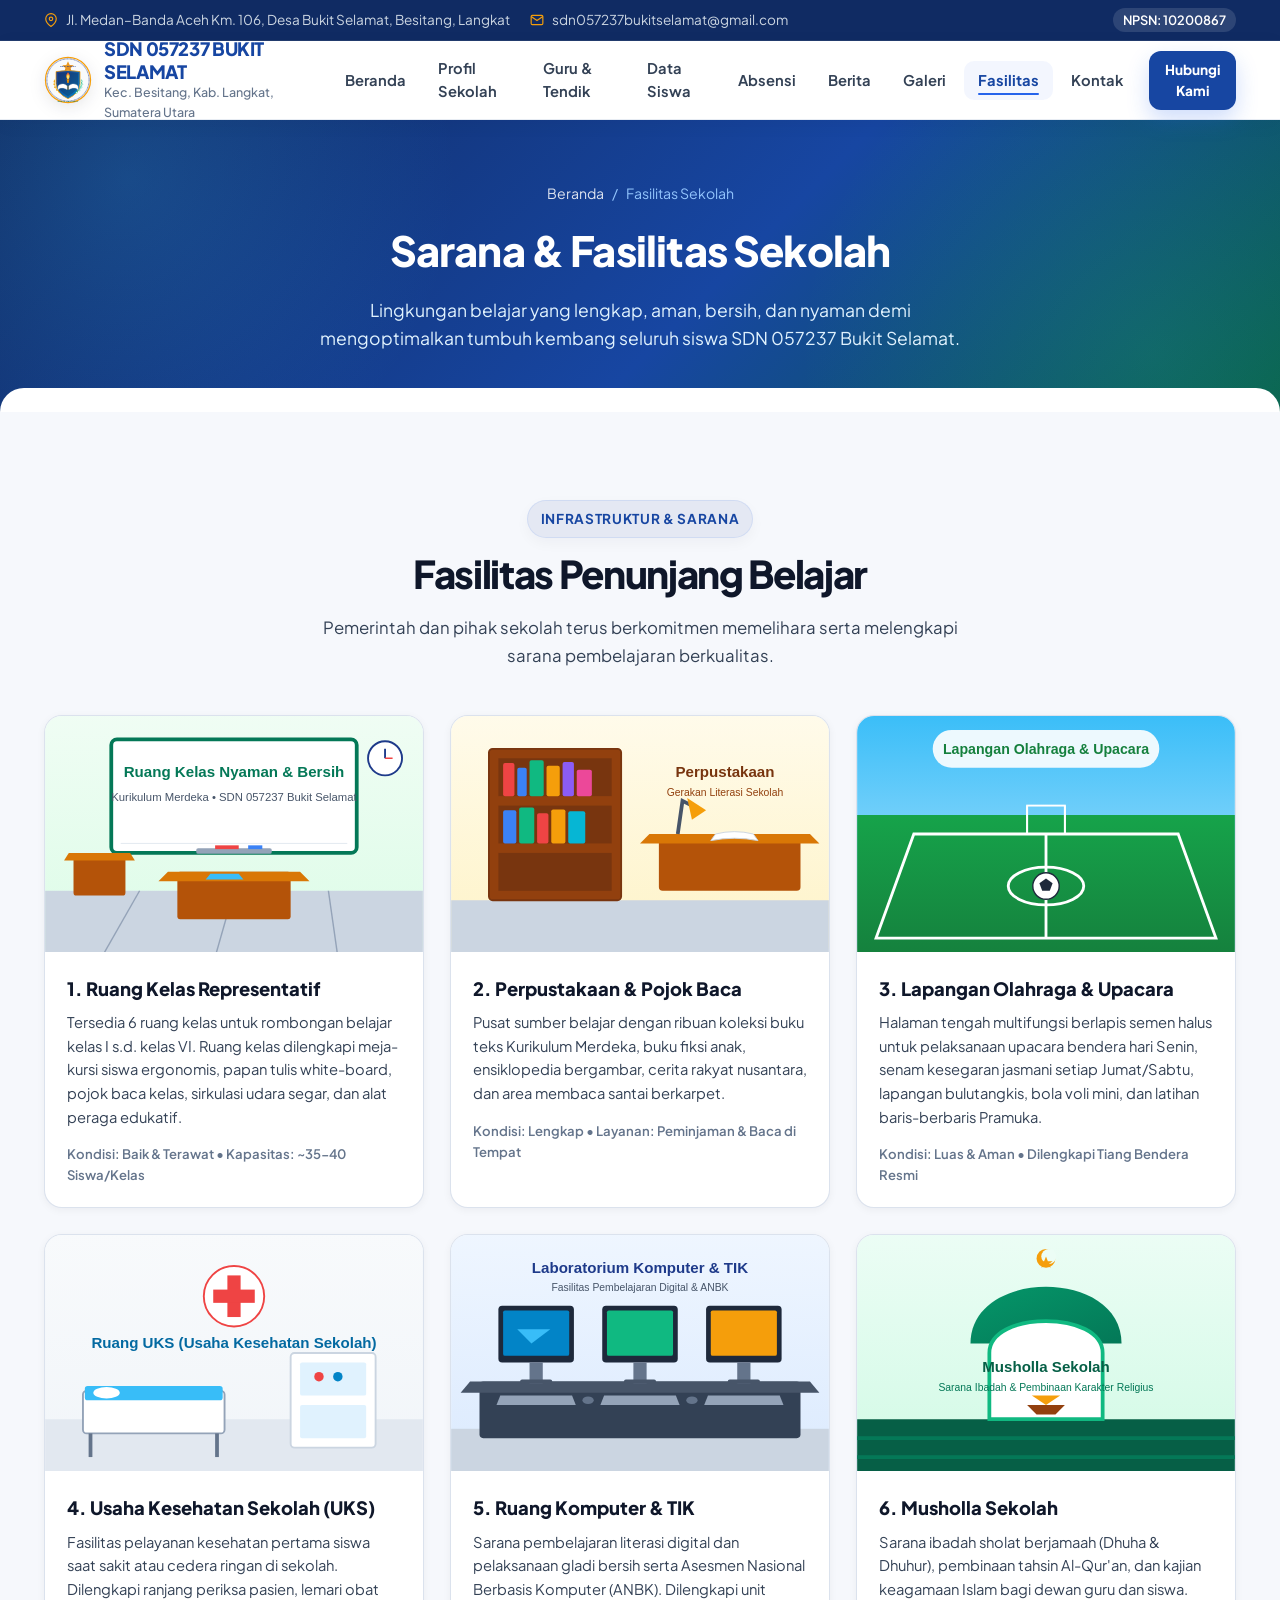
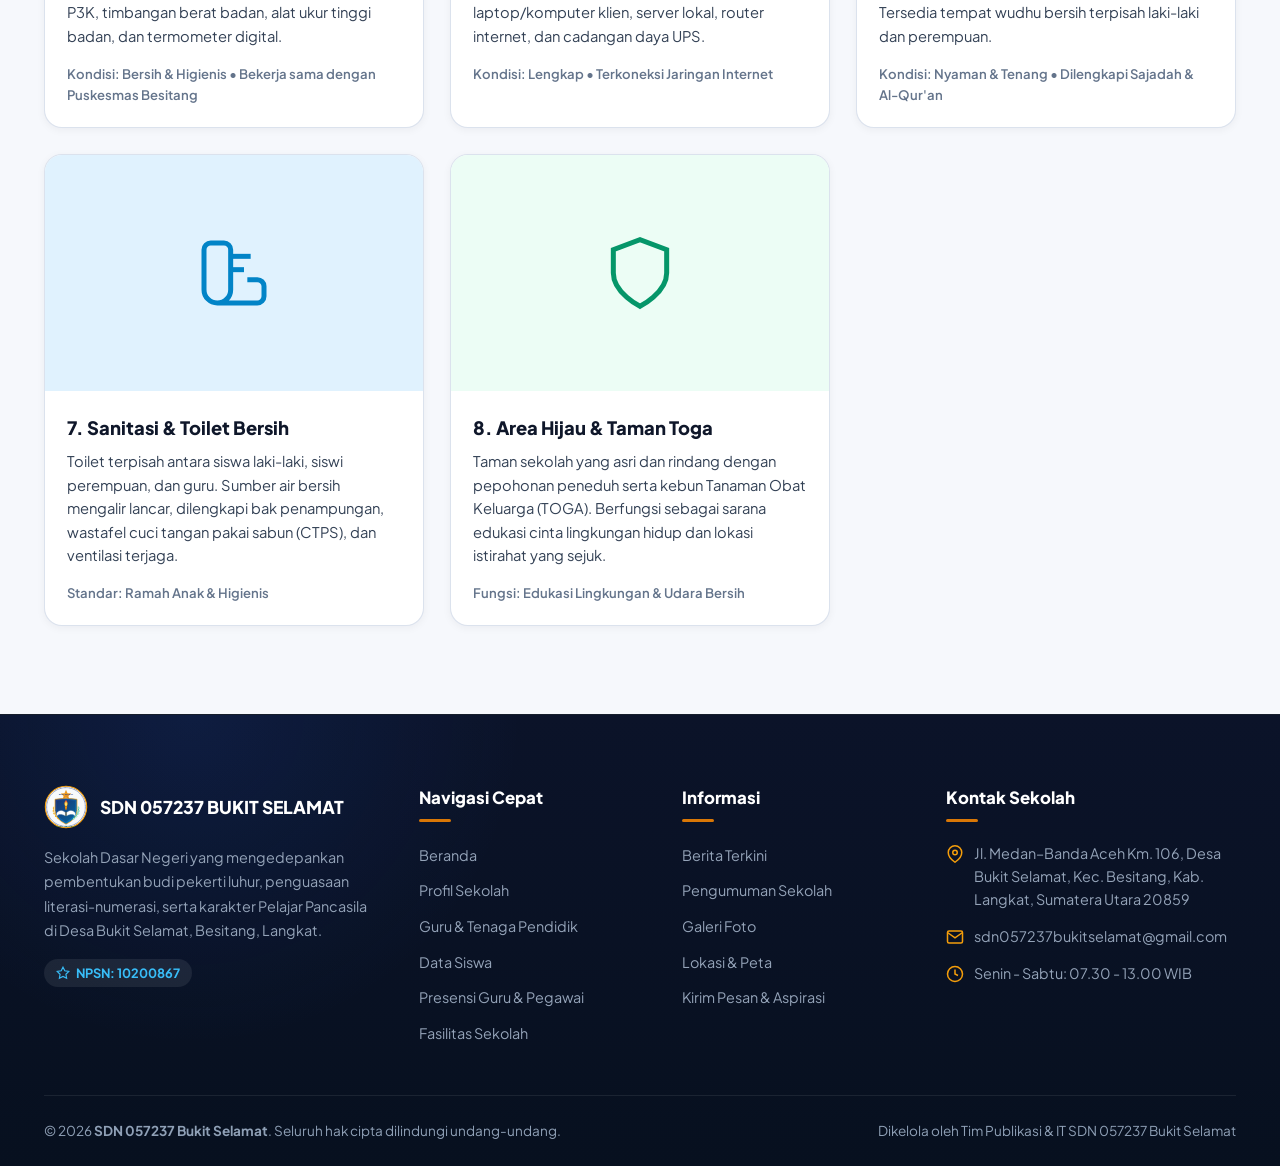
<file: fasilitas.html>
<!DOCTYPE html>
<html lang="id">
<head>
  <meta charset="UTF-8">
  <meta name="viewport" content="width=device-width, initial-scale=1.0">
  <title>Fasilitas Sekolah - SDN 057237 Bukit Selamat</title>
  <meta name="description" content="Sarana dan prasarana pendukung kegiatan belajar mengajar di SDN 057237 Bukit Selamat, Besitang, Langkat.">
  <link rel="icon" type="image/svg+xml" href="images/logo.svg">
  <link rel="stylesheet" href="css/style.css">
  <link rel="stylesheet" href="css/design-system.css">
  <meta name="theme-color" content="#1746a2">
  <meta name="robots" content="index,follow">
  <meta property="og:type" content="website">
  <meta property="og:site_name" content="SDN 057237 Bukit Selamat">
  <meta property="og:title" content="Fasilitas Sekolah - SDN 057237 Bukit Selamat">
  <meta property="og:description" content="Sarana dan prasarana pendukung kegiatan belajar mengajar di SDN 057237 Bukit Selamat, Besitang, Langkat.">
  <script type="application/ld+json">
    {
    "@context": "https://schema.org",
    "@type": "School",
    "name": "SDN 057237 Bukit Selamat",
    "identifier": {
      "@type": "PropertyValue",
      "propertyID": "NPSN",
      "value": "10200867"
    },
    "description": "Sarana dan prasarana pendukung kegiatan belajar mengajar di SDN 057237 Bukit Selamat, Besitang, Langkat.",
    "email": "sdn057237bukitselamat@gmail.com",
    "address": {
      "@type": "PostalAddress",
      "streetAddress": "Jl. Medan–Banda Aceh Km. 106, Desa Bukit Selamat",
      "addressLocality": "Besitang",
      "addressRegion": "Sumatera Utara",
      "postalCode": "20859",
      "addressCountry": "ID"
    }
  }
  </script>
</head>
<body>

  <!-- Top Bar -->
  <div class="topbar">
    <div class="container topbar-wrapper">
      <div class="topbar-info">
        <span class="topbar-item">
          <svg viewBox="0 0 24 24" fill="none" stroke="currentColor" stroke-width="2"><path d="M21 10c0 7-9 13-9 13s-9-6-9-13a9 9 0 0 1 18 0z"></path><circle cx="12" cy="10" r="3"></circle></svg>
          Jl. Medan–Banda Aceh Km. 106, Desa Bukit Selamat, Besitang, Langkat
        </span>
        <span class="topbar-item">
          <svg viewBox="0 0 24 24" fill="none" stroke="currentColor" stroke-width="2"><path d="M4 4h16c1.1 0 2 .9 2 2v12c0 1.1-.9 2-2 2H4c-1.1 0-2-.9-2-2V6c0-1.1.9-2 2-2z"></path><polyline points="22,6 12,13 2,6"></polyline></svg>
          <a href="mailto:sdn057237bukitselamat@gmail.com">sdn057237bukitselamat@gmail.com</a>
        </span>
      </div>
      <div class="topbar-badge">
        <span>NPSN: 10200867</span>
      </div>
    </div>
  </div>

  <!-- Header & Navigasi -->
  <header class="header">
    <div class="container nav-container">
      <a href="index.html" class="brand" title="SDN 057237 Bukit Selamat">
        <img src="images/logo.svg" alt="Logo SDN 057237 Bukit Selamat" class="brand-logo">
        <div class="brand-text">
          <span class="brand-name">SDN 057237 BUKIT SELAMAT</span>
          <span class="brand-sub">Kec. Besitang, Kab. Langkat, Sumatera Utara</span>
        </div>
      </a>

      <nav class="nav-menu" id="navMenu">
        <a href="index.html" class="nav-link">Beranda</a>
        <a href="profil.html" class="nav-link">Profil Sekolah</a>
        <a href="guru.html" class="nav-link">Guru &amp; Tendik</a>
        <a href="siswa.html" class="nav-link">Data Siswa</a>
        <a href="absensi.html" class="nav-link">Absensi</a>
        <a href="berita.html" class="nav-link">Berita</a>
        <a href="galeri.html" class="nav-link">Galeri</a>
        <a href="fasilitas.html" class="nav-link active">Fasilitas</a>
        <a href="kontak.html" class="nav-link">Kontak</a>
        <div class="nav-cta">
          <a href="kontak.html" class="btn btn-primary btn-sm">Hubungi Kami</a>
        </div>
      </nav>

      <button class="nav-toggle" aria-label="Buka Menu Navigasi">
        <svg viewBox="0 0 24 24" fill="none" stroke="currentColor" stroke-width="2"><line x1="3" y1="12" x2="21" y2="12"></line><line x1="3" y1="6" x2="21" y2="6"></line><line x1="3" y1="18" x2="21" y2="18"></line></svg>
      </button>
    </div>
  </header>

  <main>
    <!-- Page Header Banner -->
    <section class="page-header">
      <div class="container page-header-content">
        <div class="breadcrumbs">
          <a href="index.html">Beranda</a>
          <span>/</span>
          <span>Fasilitas Sekolah</span>
        </div>
        <h1 class="page-header-title">Sarana &amp; Fasilitas Sekolah</h1>
        <p class="page-header-subtitle">Lingkungan belajar yang lengkap, aman, bersih, dan nyaman demi mengoptimalkan tumbuh kembang seluruh siswa SDN 057237 Bukit Selamat.</p>
      </div>
    </section>

    <!-- Daftar Fasilitas Lengkap -->
    <section class="section bg-light">
      <div class="container">
        <div class="section-header">
          <span class="section-tag">Infrastruktur &amp; Sarana</span>
          <h2 class="section-title">Fasilitas Penunjang Belajar</h2>
          <p class="section-desc">Pemerintah dan pihak sekolah terus berkomitmen memelihara serta melengkapi sarana pembelajaran berkualitas.</p>
        </div>

        <div class="facility-grid">
          
          <!-- Fasilitas 1: Ruang Kelas -->
          <!-- CATATAN: Deskripsi fasilitas dapat diperbarui di sini -->
          <div class="facility-card">
            <div class="facility-thumb">
              <img src="images/fasilitas-kelas.svg" alt="Ruang Kelas Nyaman">
            </div>
            <div class="facility-body">
              <h3 class="facility-title">1. Ruang Kelas Representatif</h3>
              <p class="facility-desc">
                Tersedia 6 ruang kelas untuk rombongan belajar kelas I s.d. kelas VI. Ruang kelas dilengkapi meja-kursi siswa ergonomis, papan tulis white-board, pojok baca kelas, sirkulasi udara segar, dan alat peraga edukatif.
              </p>
              <div style="margin-top: 14px; font-size: 0.82rem; color: var(--muted); font-weight: 600;">
                Kondisi: Baik &amp; Terawat • Kapasitas: ~35-40 Siswa/Kelas
              </div>
            </div>
          </div>

          <!-- Fasilitas 2: Perpustakaan -->
          <div class="facility-card">
            <div class="facility-thumb">
              <img src="images/fasilitas-perpus.svg" alt="Perpustakaan Sekolah">
            </div>
            <div class="facility-body">
              <h3 class="facility-title">2. Perpustakaan &amp; Pojok Baca</h3>
              <p class="facility-desc">
                Pusat sumber belajar dengan ribuan koleksi buku teks Kurikulum Merdeka, buku fiksi anak, ensiklopedia bergambar, cerita rakyat nusantara, dan area membaca santai berkarpet.
              </p>
              <div style="margin-top: 14px; font-size: 0.82rem; color: var(--muted); font-weight: 600;">
                Kondisi: Lengkap • Layanan: Peminjaman &amp; Baca di Tempat
              </div>
            </div>
          </div>

          <!-- Fasilitas 3: Lapangan Olahraga -->
          <div class="facility-card">
            <div class="facility-thumb">
              <img src="images/fasilitas-lapangan.svg" alt="Lapangan Olahraga & Upacara">
            </div>
            <div class="facility-body">
              <h3 class="facility-title">3. Lapangan Olahraga &amp; Upacara</h3>
              <p class="facility-desc">
                Halaman tengah multifungsi berlapis semen halus untuk pelaksanaan upacara bendera hari Senin, senam kesegaran jasmani setiap Jumat/Sabtu, lapangan bulutangkis, bola voli mini, dan latihan baris-berbaris Pramuka.
              </p>
              <div style="margin-top: 14px; font-size: 0.82rem; color: var(--muted); font-weight: 600;">
                Kondisi: Luas &amp; Aman • Dilengkapi Tiang Bendera Resmi
              </div>
            </div>
          </div>

          <!-- Fasilitas 4: Ruang UKS -->
          <div class="facility-card">
            <div class="facility-thumb">
              <img src="images/fasilitas-uks.svg" alt="Ruang UKS Sekolah">
            </div>
            <div class="facility-body">
              <h3 class="facility-title">4. Usaha Kesehatan Sekolah (UKS)</h3>
              <p class="facility-desc">
                Fasilitas pelayanan kesehatan pertama siswa saat sakit atau cedera ringan di sekolah. Dilengkapi ranjang periksa pasien, lemari obat P3K, timbangan berat badan, alat ukur tinggi badan, dan termometer digital.
              </p>
              <div style="margin-top: 14px; font-size: 0.82rem; color: var(--muted); font-weight: 600;">
                Kondisi: Bersih &amp; Higienis • Bekerja sama dengan Puskesmas Besitang
              </div>
            </div>
          </div>

          <!-- Fasilitas 5: Laboratorium Komputer -->
          <div class="facility-card">
            <div class="facility-thumb">
              <img src="images/fasilitas-komputer.svg" alt="Ruang Komputer TIK">
            </div>
            <div class="facility-body">
              <h3 class="facility-title">5. Ruang Komputer &amp; TIK</h3>
              <p class="facility-desc">
                Sarana pembelajaran literasi digital dan pelaksanaan gladi bersih serta Asesmen Nasional Berbasis Komputer (ANBK). Dilengkapi unit laptop/komputer klien, server lokal, router internet, dan cadangan daya UPS.
              </p>
              <div style="margin-top: 14px; font-size: 0.82rem; color: var(--muted); font-weight: 600;">
                Kondisi: Lengkap • Terkoneksi Jaringan Internet
              </div>
            </div>
          </div>

          <!-- Fasilitas 6: Musholla -->
          <div class="facility-card">
            <div class="facility-thumb">
              <img src="images/fasilitas-musholla.svg" alt="Musholla Sekolah">
            </div>
            <div class="facility-body">
              <h3 class="facility-title">6. Musholla Sekolah</h3>
              <p class="facility-desc">
                Sarana ibadah sholat berjamaah (Dhuha &amp; Dhuhur), pembinaan tahsin Al-Qur'an, dan kajian keagamaan Islam bagi dewan guru dan siswa. Tersedia tempat wudhu bersih terpisah laki-laki dan perempuan.
              </p>
              <div style="margin-top: 14px; font-size: 0.82rem; color: var(--muted); font-weight: 600;">
                Kondisi: Nyaman &amp; Tenang • Dilengkapi Sajadah &amp; Al-Qur'an
              </div>
            </div>
          </div>

          <!-- Fasilitas 7: Sanitasi & Toilet Bersih -->
          <div class="facility-card">
            <div class="facility-thumb" style="background: #e0f2fe; display: flex; align-items: center; justify-content: center;">
              <svg width="80" height="80" viewBox="0 0 24 24" fill="none" stroke="#0284c7" stroke-width="1.5"><path d="M7 21a4 4 0 0 1-4-4V5a2 2 0 0 1 2-2h4a2 2 0 0 1 2 2v12a4 4 0 0 1-4 4zm0 0h12a2 2 0 0 0 2-2v-3a2 2 0 0 0-2-2h-3"></path><path d="M11 7h6"></path><path d="M11 11h4"></path></svg>
            </div>
            <div class="facility-body">
              <h3 class="facility-title">7. Sanitasi &amp; Toilet Bersih</h3>
              <p class="facility-desc">
                Toilet terpisah antara siswa laki-laki, siswi perempuan, dan guru. Sumber air bersih mengalir lancar, dilengkapi bak penampungan, wastafel cuci tangan pakai sabun (CTPS), dan ventilasi terjaga.
              </p>
              <div style="margin-top: 14px; font-size: 0.82rem; color: var(--muted); font-weight: 600;">
                Standar: Ramah Anak &amp; Higienis
              </div>
            </div>
          </div>

          <!-- Fasilitas 8: Kebun Sekolah & Area Hijau -->
          <div class="facility-card">
            <div class="facility-thumb" style="background: #ecfdf5; display: flex; align-items: center; justify-content: center;">
              <svg width="80" height="80" viewBox="0 0 24 24" fill="none" stroke="#059669" stroke-width="1.5"><path d="M12 22s8-4 8-10V5l-8-3-8 3v7c0 6 8 10 8 10z"></path></svg>
            </div>
            <div class="facility-body">
              <h3 class="facility-title">8. Area Hijau &amp; Taman Toga</h3>
              <p class="facility-desc">
                Taman sekolah yang asri dan rindang dengan pepohonan peneduh serta kebun Tanaman Obat Keluarga (TOGA). Berfungsi sebagai sarana edukasi cinta lingkungan hidup dan lokasi istirahat yang sejuk.
              </p>
              <div style="margin-top: 14px; font-size: 0.82rem; color: var(--muted); font-weight: 600;">
                Fungsi: Edukasi Lingkungan &amp; Udara Bersih
              </div>
            </div>
          </div>
        </div>
      </div>
    </section>
  </main>

  <!-- Footer -->
  <footer class="footer">
    <div class="container">
      <div class="footer-grid">
        <div class="footer-brand">
          <div class="footer-brand-header">
            <img src="images/logo.svg" alt="Logo SDN 057237 Bukit Selamat" class="footer-brand-logo">
            <div class="footer-brand-name">SDN 057237 BUKIT SELAMAT</div>
          </div>
          <p class="footer-desc">
            Sekolah Dasar Negeri yang mengedepankan pembentukan budi pekerti luhur, penguasaan literasi-numerasi, serta karakter Pelajar Pancasila di Desa Bukit Selamat, Besitang, Langkat.
          </p>
          <div class="footer-npsn-badge">
            <svg width="14" height="14" viewBox="0 0 24 24" fill="none" stroke="currentColor" stroke-width="2"><path d="M12 2l3.09 6.26L22 9.27l-5 4.87 1.18 6.88L12 17.77l-6.18 3.25L7 14.14 2 9.27l6.91-1.01L12 2z"></path></svg>
            <span>NPSN: 10200867</span>
          </div>
        </div>

        <div>
          <h4 class="footer-col-title">Navigasi Cepat</h4>
          <ul class="footer-links">
            <li><a href="index.html" class="footer-link">Beranda</a></li>
            <li><a href="profil.html" class="footer-link">Profil Sekolah</a></li>
            <li><a href="guru.html" class="footer-link">Guru &amp; Tenaga Pendidik</a></li>
            <li><a href="siswa.html" class="footer-link">Data Siswa</a></li>
            <li><a href="absensi.html" class="footer-link">Presensi Guru &amp; Pegawai</a></li>
            <li><a href="fasilitas.html" class="footer-link">Fasilitas Sekolah</a></li>
          </ul>
        </div>

        <div>
          <h4 class="footer-col-title">Informasi</h4>
          <ul class="footer-links">
            <li><a href="berita.html" class="footer-link">Berita Terkini</a></li>
            <li><a href="berita.html" class="footer-link">Pengumuman Sekolah</a></li>
            <li><a href="galeri.html" class="footer-link">Galeri Foto</a></li>
            <li><a href="kontak.html" class="footer-link">Lokasi &amp; Peta</a></li>
            <li><a href="kontak.html" class="footer-link">Kirim Pesan &amp; Aspirasi</a></li>
          </ul>
        </div>

        <div>
          <h4 class="footer-col-title">Kontak Sekolah</h4>
          <div class="footer-contact-list">
            <div class="footer-contact-item">
              <svg viewBox="0 0 24 24" fill="none" stroke="currentColor" stroke-width="2"><path d="M21 10c0 7-9 13-9 13s-9-6-9-13a9 9 0 0 1 18 0z"></path><circle cx="12" cy="10" r="3"></circle></svg>
              <span>Jl. Medan–Banda Aceh Km. 106, Desa Bukit Selamat, Kec. Besitang, Kab. Langkat, Sumatera Utara 20859</span>
            </div>
            <div class="footer-contact-item">
              <svg viewBox="0 0 24 24" fill="none" stroke="currentColor" stroke-width="2"><path d="M4 4h16c1.1 0 2 .9 2 2v12c0 1.1-.9 2-2 2H4c-1.1 0-2-.9-2-2V6c0-1.1.9-2 2-2z"></path><polyline points="22,6 12,13 2,6"></polyline></svg>
              <span>sdn057237bukitselamat@gmail.com</span>
            </div>
            <div class="footer-contact-item">
              <svg viewBox="0 0 24 24" fill="none" stroke="currentColor" stroke-width="2"><circle cx="12" cy="12" r="10"></circle><polyline points="12 6 12 12 16 14"></polyline></svg>
              <span>Senin - Sabtu: 07.30 - 13.00 WIB</span>
            </div>
          </div>
        </div>
      </div>

      <div class="footer-bottom">
        <div>
          &copy; 2026 <strong>SDN 057237 Bukit Selamat</strong>. Seluruh hak cipta dilindungi undang-undang.
        </div>
        <div>
          Dikelola oleh Tim Publikasi &amp; IT SDN 057237 Bukit Selamat
        </div>
      </div>
    </div>
  </footer>

  <button class="back-to-top" aria-label="Kembali ke atas">
    <svg viewBox="0 0 24 24" fill="none" stroke="currentColor" stroke-width="2.5"><polyline points="18 15 12 9 6 15"></polyline></svg>
  </button>

  <script src="js/script.js"></script>
</body>
</html>
</file>
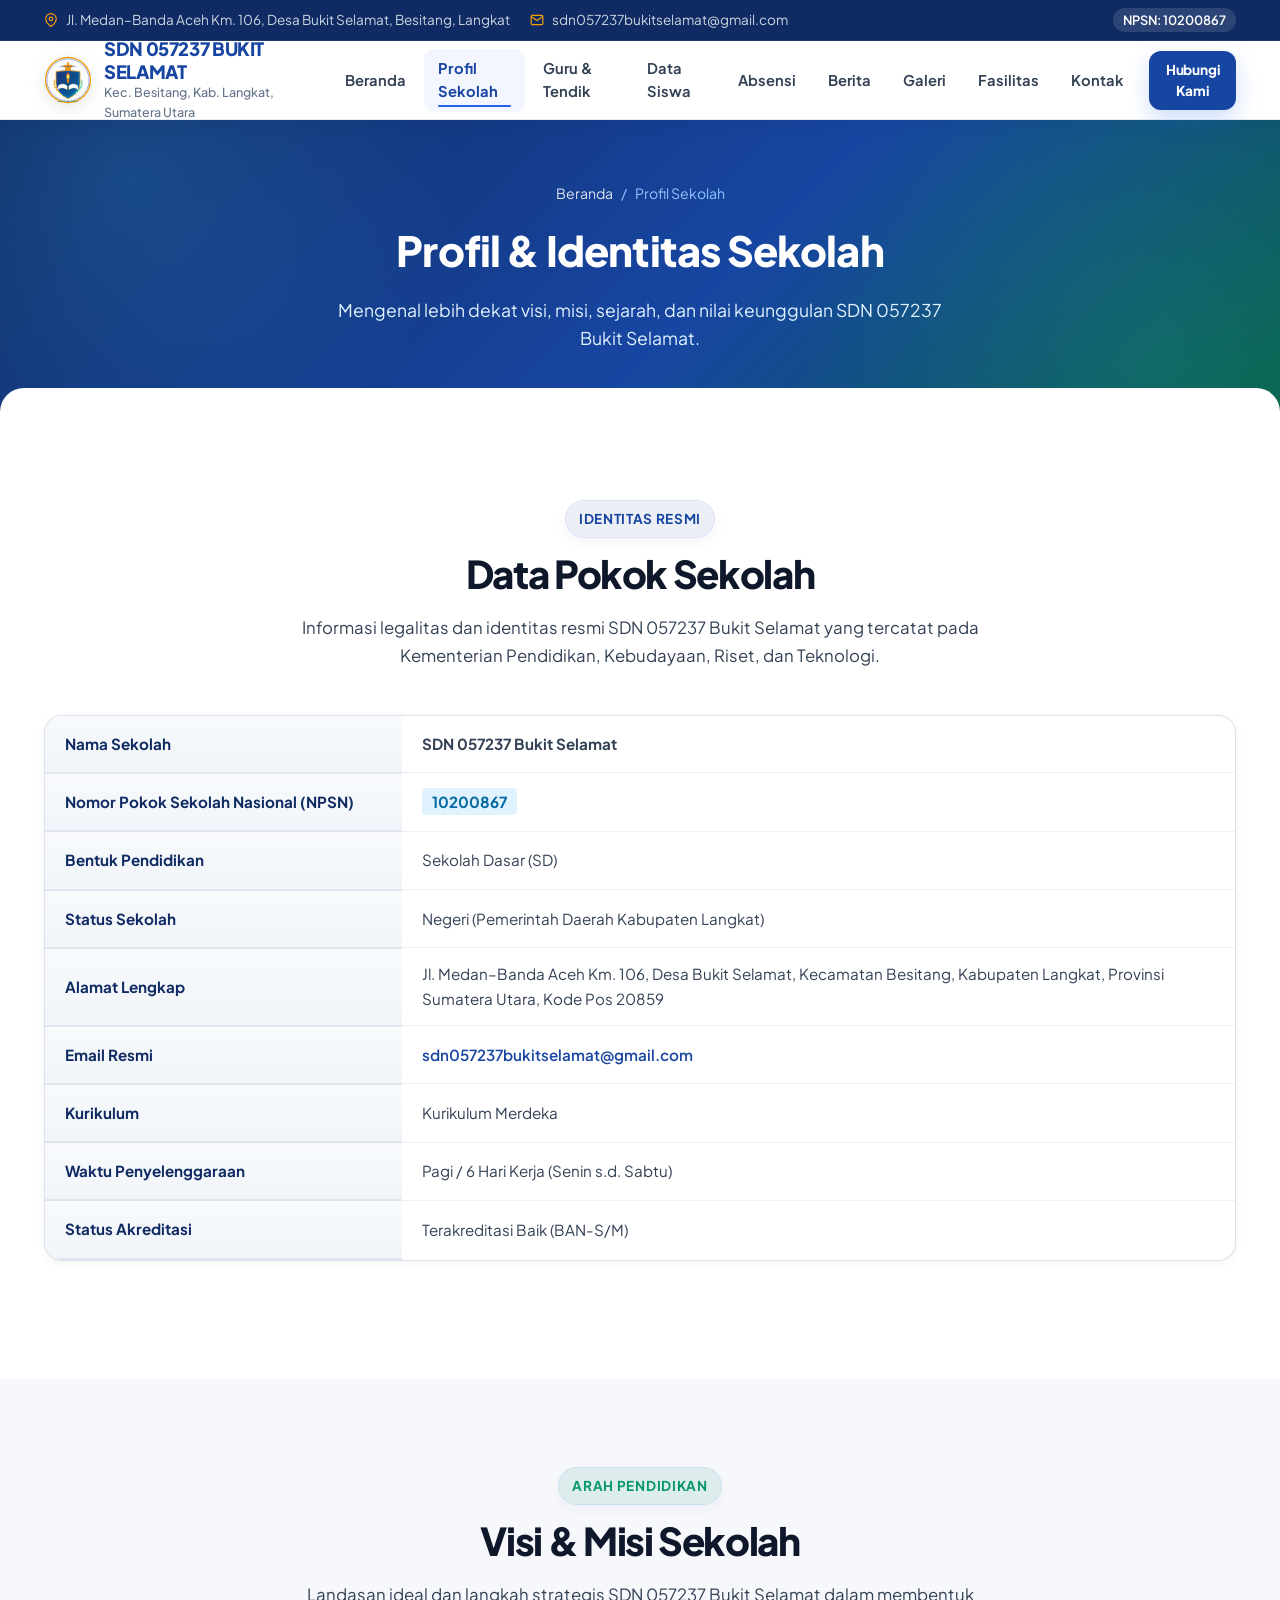
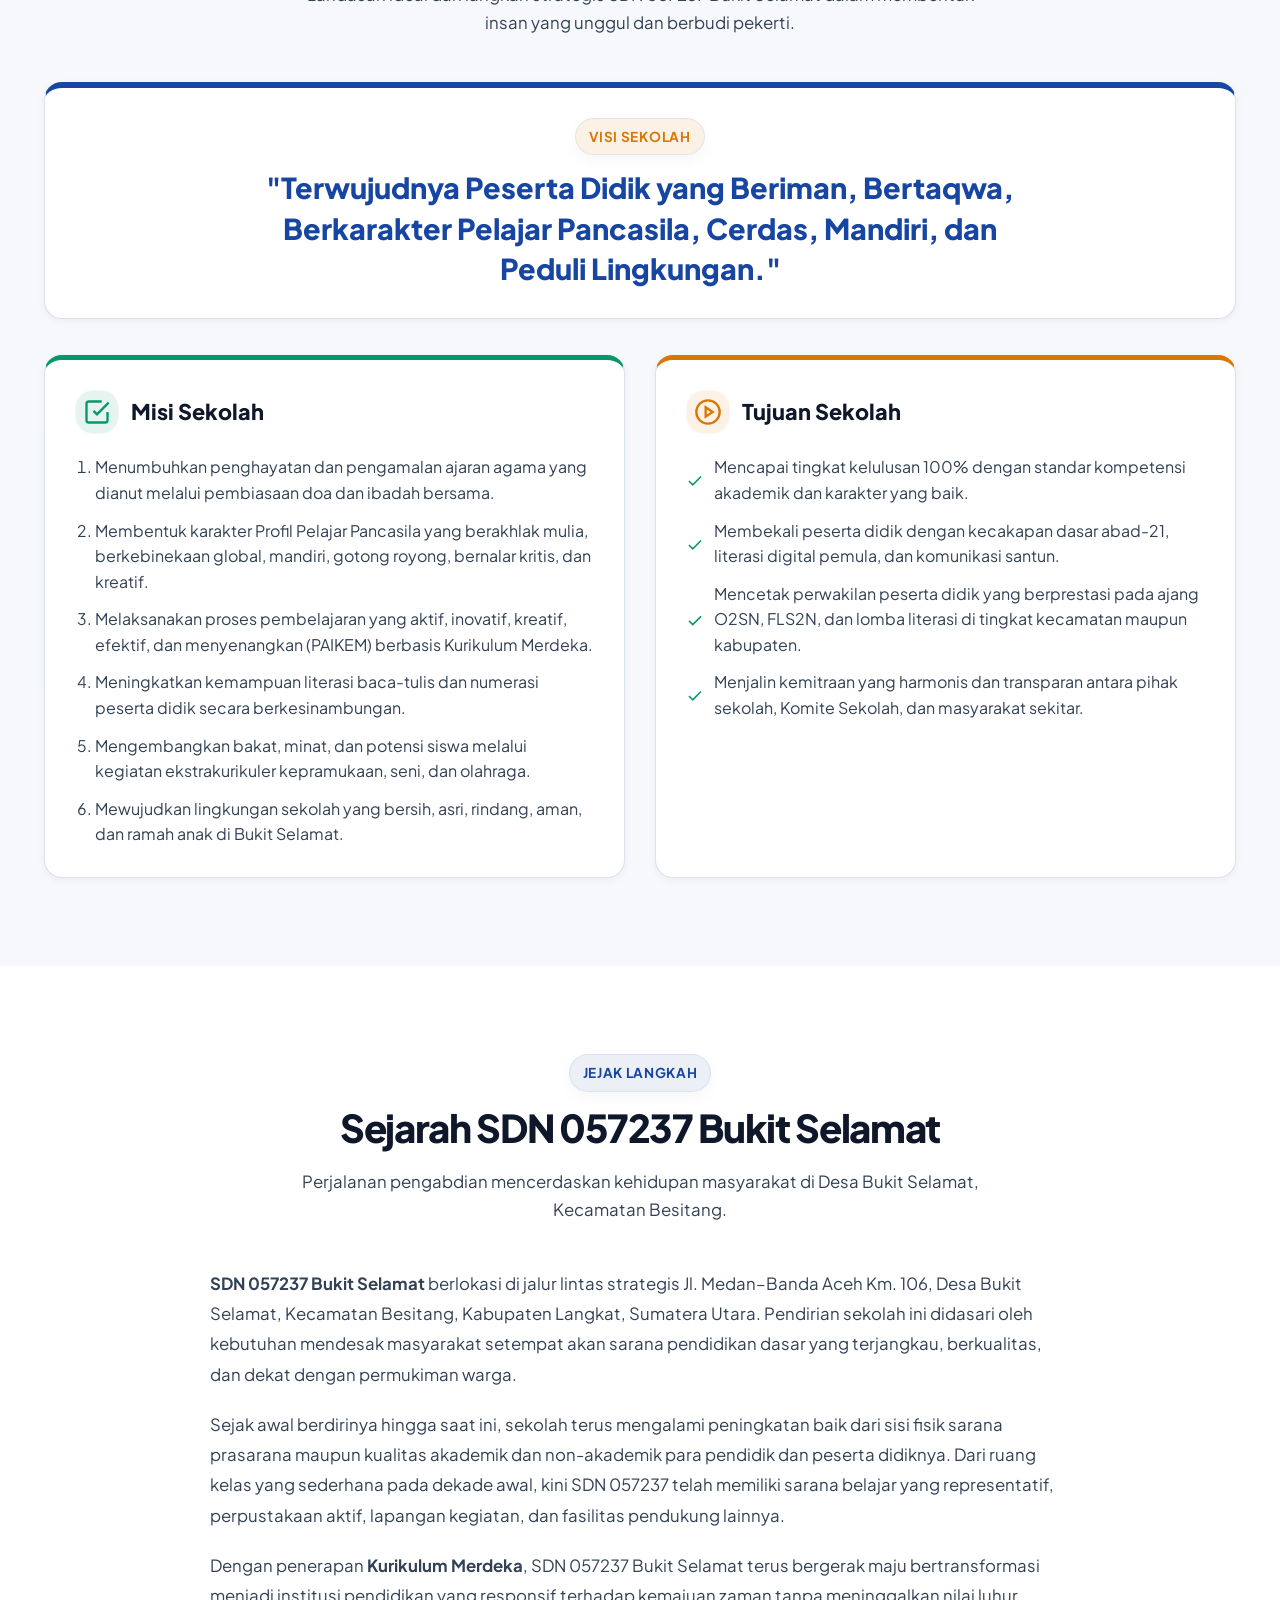
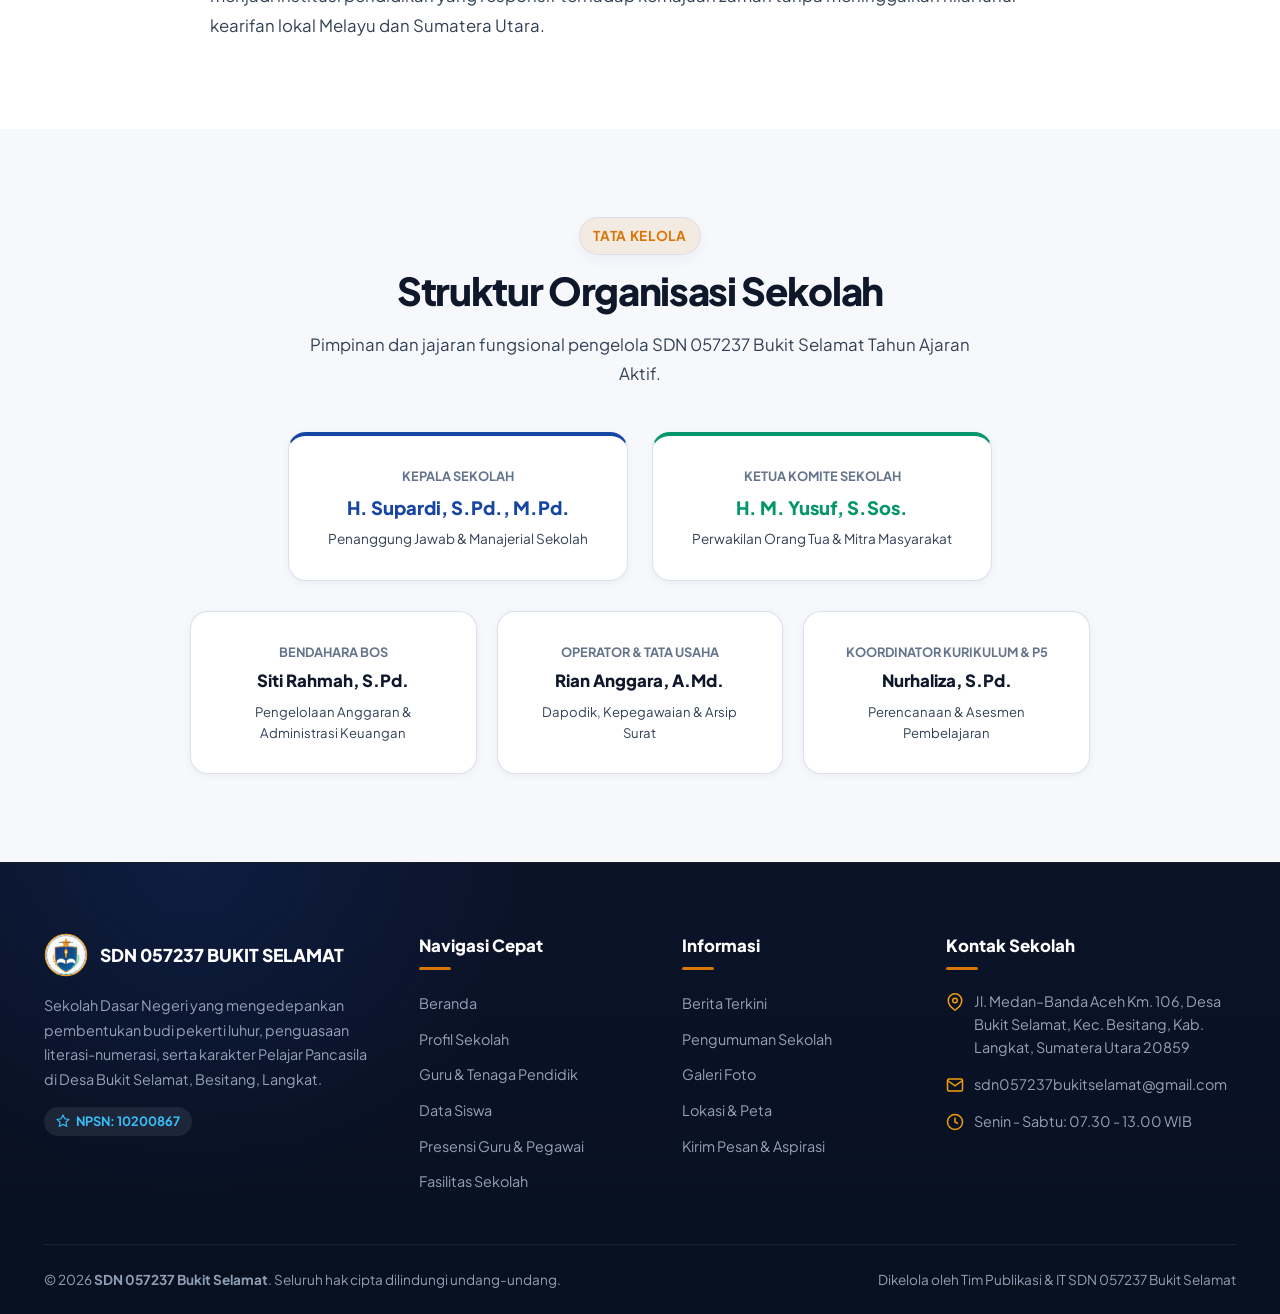
<file: profil.html>
<!DOCTYPE html>
<html lang="id">
<head>
  <meta charset="UTF-8">
  <meta name="viewport" content="width=device-width, initial-scale=1.0">
  <title>Profil Sekolah - SDN 057237 Bukit Selamat</title>
  <meta name="description" content="Profil lengkap, Visi dan Misi, Sejarah, serta Struktur Organisasi SDN 057237 Bukit Selamat, Besitang, Langkat. NPSN: 10200867.">
  <link rel="icon" type="image/svg+xml" href="images/logo.svg">
  <link rel="stylesheet" href="css/style.css">
  <link rel="stylesheet" href="css/design-system.css">
  <meta name="theme-color" content="#1746a2">
  <meta name="robots" content="index,follow">
  <meta property="og:type" content="website">
  <meta property="og:site_name" content="SDN 057237 Bukit Selamat">
  <meta property="og:title" content="Profil Sekolah - SDN 057237 Bukit Selamat">
  <meta property="og:description" content="Profil lengkap, Visi dan Misi, Sejarah, serta Struktur Organisasi SDN 057237 Bukit Selamat, Besitang, Langkat. NPSN: 10200867.">
  <script type="application/ld+json">
    {
    "@context": "https://schema.org",
    "@type": "School",
    "name": "SDN 057237 Bukit Selamat",
    "identifier": {
      "@type": "PropertyValue",
      "propertyID": "NPSN",
      "value": "10200867"
    },
    "description": "Profil lengkap, Visi dan Misi, Sejarah, serta Struktur Organisasi SDN 057237 Bukit Selamat, Besitang, Langkat. NPSN: 10200867.",
    "email": "sdn057237bukitselamat@gmail.com",
    "address": {
      "@type": "PostalAddress",
      "streetAddress": "Jl. Medan–Banda Aceh Km. 106, Desa Bukit Selamat",
      "addressLocality": "Besitang",
      "addressRegion": "Sumatera Utara",
      "postalCode": "20859",
      "addressCountry": "ID"
    }
  }
  </script>
</head>
<body>

  <!-- Top Bar -->
  <div class="topbar">
    <div class="container topbar-wrapper">
      <div class="topbar-info">
        <span class="topbar-item">
          <svg viewBox="0 0 24 24" fill="none" stroke="currentColor" stroke-width="2"><path d="M21 10c0 7-9 13-9 13s-9-6-9-13a9 9 0 0 1 18 0z"></path><circle cx="12" cy="10" r="3"></circle></svg>
          Jl. Medan–Banda Aceh Km. 106, Desa Bukit Selamat, Besitang, Langkat
        </span>
        <span class="topbar-item">
          <svg viewBox="0 0 24 24" fill="none" stroke="currentColor" stroke-width="2"><path d="M4 4h16c1.1 0 2 .9 2 2v12c0 1.1-.9 2-2 2H4c-1.1 0-2-.9-2-2V6c0-1.1.9-2 2-2z"></path><polyline points="22,6 12,13 2,6"></polyline></svg>
          <a href="mailto:sdn057237bukitselamat@gmail.com">sdn057237bukitselamat@gmail.com</a>
        </span>
      </div>
      <div class="topbar-badge">
        <span>NPSN: 10200867</span>
      </div>
    </div>
  </div>

  <!-- Header & Navigasi -->
  <header class="header">
    <div class="container nav-container">
      <a href="index.html" class="brand" title="SDN 057237 Bukit Selamat">
        <img src="images/logo.svg" alt="Logo SDN 057237 Bukit Selamat" class="brand-logo">
        <div class="brand-text">
          <span class="brand-name">SDN 057237 BUKIT SELAMAT</span>
          <span class="brand-sub">Kec. Besitang, Kab. Langkat, Sumatera Utara</span>
        </div>
      </a>

      <nav class="nav-menu" id="navMenu">
        <a href="index.html" class="nav-link">Beranda</a>
        <a href="profil.html" class="nav-link active">Profil Sekolah</a>
        <a href="guru.html" class="nav-link">Guru &amp; Tendik</a>
        <a href="siswa.html" class="nav-link">Data Siswa</a>
        <a href="absensi.html" class="nav-link">Absensi</a>
        <a href="berita.html" class="nav-link">Berita</a>
        <a href="galeri.html" class="nav-link">Galeri</a>
        <a href="fasilitas.html" class="nav-link">Fasilitas</a>
        <a href="kontak.html" class="nav-link">Kontak</a>
        <div class="nav-cta">
          <a href="kontak.html" class="btn btn-primary btn-sm">Hubungi Kami</a>
        </div>
      </nav>

      <button class="nav-toggle" aria-label="Buka Menu Navigasi">
        <svg viewBox="0 0 24 24" fill="none" stroke="currentColor" stroke-width="2"><line x1="3" y1="12" x2="21" y2="12"></line><line x1="3" y1="6" x2="21" y2="6"></line><line x1="3" y1="18" x2="21" y2="18"></line></svg>
      </button>
    </div>
  </header>

  <main>
    <!-- Page Header Banner -->
    <section class="page-header">
      <div class="container page-header-content">
        <div class="breadcrumbs">
          <a href="index.html">Beranda</a>
          <span>/</span>
          <span>Profil Sekolah</span>
        </div>
        <h1 class="page-header-title">Profil &amp; Identitas Sekolah</h1>
        <p class="page-header-subtitle">Mengenal lebih dekat visi, misi, sejarah, dan nilai keunggulan SDN 057237 Bukit Selamat.</p>
      </div>
    </section>

    <!-- Identitas Resmi Sekolah -->
    <section class="section bg-white">
      <div class="container">
        <div class="section-header">
          <span class="section-tag">Identitas Resmi</span>
          <h2 class="section-title">Data Pokok Sekolah</h2>
          <p class="section-desc">Informasi legalitas dan identitas resmi SDN 057237 Bukit Selamat yang tercatat pada Kementerian Pendidikan, Kebudayaan, Riset, dan Teknologi.</p>
        </div>

        <div class="table-responsive">
          <table class="custom-table">
            <tbody>
              <tr>
                <th style="width: 30%;">Nama Sekolah</th>
                <td><strong>SDN 057237 Bukit Selamat</strong></td>
              </tr>
              <tr>
                <th>Nomor Pokok Sekolah Nasional (NPSN)</th>
                <td><span style="background: #e0f2fe; color: #0369a1; padding: 4px 10px; border-radius: 4px; font-weight: 700;">10200867</span></td>
              </tr>
              <tr>
                <th>Bentuk Pendidikan</th>
                <td>Sekolah Dasar (SD)</td>
              </tr>
              <tr>
                <th>Status Sekolah</th>
                <td>Negeri (Pemerintah Daerah Kabupaten Langkat)</td>
              </tr>
              <tr>
                <th>Alamat Lengkap</th>
                <td>Jl. Medan–Banda Aceh Km. 106, Desa Bukit Selamat, Kecamatan Besitang, Kabupaten Langkat, Provinsi Sumatera Utara, Kode Pos 20859</td>
              </tr>
              <tr>
                <th>Email Resmi</th>
                <td><a href="mailto:sdn057237bukitselamat@gmail.com" style="color: var(--primary); font-weight: 600;">sdn057237bukitselamat@gmail.com</a></td>
              </tr>
              <tr>
                <th>Kurikulum</th>
                <td>Kurikulum Merdeka</td>
              </tr>
              <tr>
                <th>Waktu Penyelenggaraan</th>
                <td>Pagi / 6 Hari Kerja (Senin s.d. Sabtu)</td>
              </tr>
              <tr>
                <th>Status Akreditasi</th>
                <td>Terakreditasi Baik (BAN-S/M)</td>
              </tr>
            </tbody>
          </table>
        </div>
      </div>
    </section>

    <!-- Visi, Misi, dan Tujuan -->
    <section class="section bg-light">
      <div class="container">
        <div class="section-header">
          <span class="section-tag tag-secondary">Arah Pendidikan</span>
          <h2 class="section-title">Visi &amp; Misi Sekolah</h2>
          <p class="section-desc">Landasan ideal dan langkah strategis SDN 057237 Bukit Selamat dalam membentuk insan yang unggul dan berbudi pekerti.</p>
        </div>

        <!-- Box Visi -->
        <div class="info-card" style="margin-bottom: 36px; text-align: center; border-top: 6px solid var(--primary);">
          <span class="section-tag tag-accent" style="margin-bottom: 12px;">Visi Sekolah</span>
          <h3 style="font-size: 1.8rem; font-weight: 800; color: var(--primary); max-width: 800px; margin: 0 auto; line-height: 1.4;">
            "Terwujudnya Peserta Didik yang Beriman, Bertaqwa, Berkarakter Pelajar Pancasila, Cerdas, Mandiri, dan Peduli Lingkungan."
          </h3>
        </div>

        <div class="vision-mission-grid" style="display: grid; grid-template-columns: repeat(auto-fit, minmax(320px, 1fr)); gap: 30px;">
          <!-- Box Misi -->
          <div class="info-card" style="border-top: 5px solid var(--secondary);">
            <div style="display: flex; align-items: center; gap: 12px; margin-bottom: 20px;">
              <div class="stat-icon icon-green" style="width: 44px; height: 44px;">
                <svg viewBox="0 0 24 24" fill="none" stroke="currentColor" stroke-width="2"><polyline points="9 11 12 14 22 4"></polyline><path d="M21 12v7a2 2 0 0 1-2 2H5a2 2 0 0 1-2-2V5a2 2 0 0 1 2-2h11"></path></svg>
              </div>
              <h3 style="font-size: 1.35rem; font-weight: 800; color: var(--dark);">Misi Sekolah</h3>
            </div>
            <ol style="list-style-type: decimal; padding-left: 20px; display: flex; flex-direction: column; gap: 12px; color: var(--dark-soft);">
              <li>Menumbuhkan penghayatan dan pengamalan ajaran agama yang dianut melalui pembiasaan doa dan ibadah bersama.</li>
              <li>Membentuk karakter Profil Pelajar Pancasila yang berakhlak mulia, berkebinekaan global, mandiri, gotong royong, bernalar kritis, dan kreatif.</li>
              <li>Melaksanakan proses pembelajaran yang aktif, inovatif, kreatif, efektif, dan menyenangkan (PAIKEM) berbasis Kurikulum Merdeka.</li>
              <li>Meningkatkan kemampuan literasi baca-tulis dan numerasi peserta didik secara berkesinambungan.</li>
              <li>Mengembangkan bakat, minat, dan potensi siswa melalui kegiatan ekstrakurikuler kepramukaan, seni, dan olahraga.</li>
              <li>Mewujudkan lingkungan sekolah yang bersih, asri, rindang, aman, dan ramah anak di Bukit Selamat.</li>
            </ol>
          </div>

          <!-- Box Tujuan Sekolah -->
          <div class="info-card" style="border-top: 5px solid var(--accent);">
            <div style="display: flex; align-items: center; gap: 12px; margin-bottom: 20px;">
              <div class="stat-icon icon-amber" style="width: 44px; height: 44px;">
                <svg viewBox="0 0 24 24" fill="none" stroke="currentColor" stroke-width="2"><circle cx="12" cy="12" r="10"></circle><polygon points="10 8 16 12 10 16 10 8"></polygon></svg>
              </div>
              <h3 style="font-size: 1.35rem; font-weight: 800; color: var(--dark);">Tujuan Sekolah</h3>
            </div>
            <ul style="display: flex; flex-direction: column; gap: 12px; color: var(--dark-soft);">
              <li style="display: flex; gap: 10px;">
                <svg width="18" height="18" viewBox="0 0 24 24" fill="none" stroke="currentColor" stroke-width="2" style="color: var(--secondary); flex-shrink: 0; margin-top: 3px;"><polyline points="20 6 9 17 4 12"></polyline></svg>
                <span>Mencapai tingkat kelulusan 100% dengan standar kompetensi akademik dan karakter yang baik.</span>
              </li>
              <li style="display: flex; gap: 10px;">
                <svg width="18" height="18" viewBox="0 0 24 24" fill="none" stroke="currentColor" stroke-width="2" style="color: var(--secondary); flex-shrink: 0; margin-top: 3px;"><polyline points="20 6 9 17 4 12"></polyline></svg>
                <span>Membekali peserta didik dengan kecakapan dasar abad-21, literasi digital pemula, dan komunikasi santun.</span>
              </li>
              <li style="display: flex; gap: 10px;">
                <svg width="18" height="18" viewBox="0 0 24 24" fill="none" stroke="currentColor" stroke-width="2" style="color: var(--secondary); flex-shrink: 0; margin-top: 3px;"><polyline points="20 6 9 17 4 12"></polyline></svg>
                <span>Mencetak perwakilan peserta didik yang berprestasi pada ajang O2SN, FLS2N, dan lomba literasi di tingkat kecamatan maupun kabupaten.</span>
              </li>
              <li style="display: flex; gap: 10px;">
                <svg width="18" height="18" viewBox="0 0 24 24" fill="none" stroke="currentColor" stroke-width="2" style="color: var(--secondary); flex-shrink: 0; margin-top: 3px;"><polyline points="20 6 9 17 4 12"></polyline></svg>
                <span>Menjalin kemitraan yang harmonis dan transparan antara pihak sekolah, Komite Sekolah, dan masyarakat sekitar.</span>
              </li>
            </ul>
          </div>
        </div>
      </div>
    </section>

    <!-- Sejarah Singkat Sekolah -->
    <section class="section bg-white">
      <div class="container">
        <div class="section-header">
          <span class="section-tag">Jejak Langkah</span>
          <h2 class="section-title">Sejarah SDN 057237 Bukit Selamat</h2>
          <p class="section-desc">Perjalanan pengabdian mencerdaskan kehidupan masyarakat di Desa Bukit Selamat, Kecamatan Besitang.</p>
        </div>

        <div style="max-width: 860px; margin: 0 auto; color: var(--dark-soft); font-size: 1.05rem; line-height: 1.8;">
          <p style="margin-bottom: 20px;">
            <strong>SDN 057237 Bukit Selamat</strong> berlokasi di jalur lintas strategis Jl. Medan–Banda Aceh Km. 106, Desa Bukit Selamat, Kecamatan Besitang, Kabupaten Langkat, Sumatera Utara. Pendirian sekolah ini didasari oleh kebutuhan mendesak masyarakat setempat akan sarana pendidikan dasar yang terjangkau, berkualitas, dan dekat dengan permukiman warga.
          </p>
          <p style="margin-bottom: 20px;">
            Sejak awal berdirinya hingga saat ini, sekolah terus mengalami peningkatan baik dari sisi fisik sarana prasarana maupun kualitas akademik dan non-akademik para pendidik dan peserta didiknya. Dari ruang kelas yang sederhana pada dekade awal, kini SDN 057237 telah memiliki sarana belajar yang representatif, perpustakaan aktif, lapangan kegiatan, dan fasilitas pendukung lainnya.
          </p>
          <p>
            Dengan penerapan <strong>Kurikulum Merdeka</strong>, SDN 057237 Bukit Selamat terus bergerak maju bertransformasi menjadi institusi pendidikan yang responsif terhadap kemajuan zaman tanpa meninggalkan nilai luhur kearifan lokal Melayu dan Sumatera Utara.
          </p>
        </div>
      </div>
    </section>

    <!-- Struktur Organisasi Sekolah -->
    <section class="section bg-light">
      <div class="container">
        <div class="section-header">
          <span class="section-tag tag-accent">Tata Kelola</span>
          <h2 class="section-title">Struktur Organisasi Sekolah</h2>
          <p class="section-desc">Pimpinan dan jajaran fungsional pengelola SDN 057237 Bukit Selamat Tahun Ajaran Aktif.</p>
        </div>

        <div style="max-width: 900px; margin: 0 auto;">
          <!-- Level 1: Kepala Sekolah & Komite -->
          <div style="display: flex; justify-content: center; gap: 24px; flex-wrap: wrap; margin-bottom: 30px;">
            <div class="info-card" style="text-align: center; width: 340px; border-top: 4px solid var(--primary); background: #ffffff;">
              <div style="font-size: 0.8rem; font-weight: 700; color: var(--muted); text-transform: uppercase;">Kepala Sekolah</div>
              <div style="font-size: 1.15rem; font-weight: 800; color: var(--primary); margin: 6px 0;">H. Supardi, S.Pd., M.Pd.</div>
              <div style="font-size: 0.85rem; color: var(--dark-soft);">Penanggung Jawab &amp; Manajerial Sekolah</div>
            </div>
            <div class="info-card" style="text-align: center; width: 340px; border-top: 4px solid var(--secondary); background: #ffffff;">
              <div style="font-size: 0.8rem; font-weight: 700; color: var(--muted); text-transform: uppercase;">Ketua Komite Sekolah</div>
              <div style="font-size: 1.15rem; font-weight: 800; color: var(--secondary); margin: 6px 0;">H. M. Yusuf, S.Sos.</div>
              <div style="font-size: 0.85rem; color: var(--dark-soft);">Perwakilan Orang Tua &amp; Mitra Masyarakat</div>
            </div>
          </div>

          <!-- Level 2: Fungsional / Administrasi -->
          <div style="display: grid; grid-template-columns: repeat(auto-fit, minmax(260px, 1fr)); gap: 20px;">
            <div class="info-card" style="text-align: center; background: #ffffff;">
              <div style="font-size: 0.8rem; font-weight: 700; color: var(--muted); text-transform: uppercase;">Bendahara BOS</div>
              <div style="font-size: 1.05rem; font-weight: 800; color: var(--dark); margin: 6px 0;">Siti Rahmah, S.Pd.</div>
              <div style="font-size: 0.82rem; color: var(--dark-soft);">Pengelolaan Anggaran &amp; Administrasi Keuangan</div>
            </div>

            <div class="info-card" style="text-align: center; background: #ffffff;">
              <div style="font-size: 0.8rem; font-weight: 700; color: var(--muted); text-transform: uppercase;">Operator &amp; Tata Usaha</div>
              <div style="font-size: 1.05rem; font-weight: 800; color: var(--dark); margin: 6px 0;">Rian Anggara, A.Md.</div>
              <div style="font-size: 0.82rem; color: var(--dark-soft);">Dapodik, Kepegawaian &amp; Arsip Surat</div>
            </div>

            <div class="info-card" style="text-align: center; background: #ffffff;">
              <div style="font-size: 0.8rem; font-weight: 700; color: var(--muted); text-transform: uppercase;">Koordinator Kurikulum &amp; P5</div>
              <div style="font-size: 1.05rem; font-weight: 800; color: var(--dark); margin: 6px 0;">Nurhaliza, S.Pd.</div>
              <div style="font-size: 0.82rem; color: var(--dark-soft);">Perencanaan &amp; Asesmen Pembelajaran</div>
            </div>
          </div>
        </div>
      </div>
    </section>
  </main>

  <!-- Footer -->
  <footer class="footer">
    <div class="container">
      <div class="footer-grid">
        <div class="footer-brand">
          <div class="footer-brand-header">
            <img src="images/logo.svg" alt="Logo SDN 057237 Bukit Selamat" class="footer-brand-logo">
            <div class="footer-brand-name">SDN 057237 BUKIT SELAMAT</div>
          </div>
          <p class="footer-desc">
            Sekolah Dasar Negeri yang mengedepankan pembentukan budi pekerti luhur, penguasaan literasi-numerasi, serta karakter Pelajar Pancasila di Desa Bukit Selamat, Besitang, Langkat.
          </p>
          <div class="footer-npsn-badge">
            <svg width="14" height="14" viewBox="0 0 24 24" fill="none" stroke="currentColor" stroke-width="2"><path d="M12 2l3.09 6.26L22 9.27l-5 4.87 1.18 6.88L12 17.77l-6.18 3.25L7 14.14 2 9.27l6.91-1.01L12 2z"></path></svg>
            <span>NPSN: 10200867</span>
          </div>
        </div>

        <div>
          <h4 class="footer-col-title">Navigasi Cepat</h4>
          <ul class="footer-links">
            <li><a href="index.html" class="footer-link">Beranda</a></li>
            <li><a href="profil.html" class="footer-link">Profil Sekolah</a></li>
            <li><a href="guru.html" class="footer-link">Guru &amp; Tenaga Pendidik</a></li>
            <li><a href="siswa.html" class="footer-link">Data Siswa</a></li>
            <li><a href="absensi.html" class="footer-link">Presensi Guru &amp; Pegawai</a></li>
            <li><a href="fasilitas.html" class="footer-link">Fasilitas Sekolah</a></li>
          </ul>
        </div>

        <div>
          <h4 class="footer-col-title">Informasi</h4>
          <ul class="footer-links">
            <li><a href="berita.html" class="footer-link">Berita Terkini</a></li>
            <li><a href="berita.html" class="footer-link">Pengumuman Sekolah</a></li>
            <li><a href="galeri.html" class="footer-link">Galeri Foto</a></li>
            <li><a href="kontak.html" class="footer-link">Lokasi &amp; Peta</a></li>
            <li><a href="kontak.html" class="footer-link">Kirim Pesan &amp; Aspirasi</a></li>
          </ul>
        </div>

        <div>
          <h4 class="footer-col-title">Kontak Sekolah</h4>
          <div class="footer-contact-list">
            <div class="footer-contact-item">
              <svg viewBox="0 0 24 24" fill="none" stroke="currentColor" stroke-width="2"><path d="M21 10c0 7-9 13-9 13s-9-6-9-13a9 9 0 0 1 18 0z"></path><circle cx="12" cy="10" r="3"></circle></svg>
              <span>Jl. Medan–Banda Aceh Km. 106, Desa Bukit Selamat, Kec. Besitang, Kab. Langkat, Sumatera Utara 20859</span>
            </div>
            <div class="footer-contact-item">
              <svg viewBox="0 0 24 24" fill="none" stroke="currentColor" stroke-width="2"><path d="M4 4h16c1.1 0 2 .9 2 2v12c0 1.1-.9 2-2 2H4c-1.1 0-2-.9-2-2V6c0-1.1.9-2 2-2z"></path><polyline points="22,6 12,13 2,6"></polyline></svg>
              <span>sdn057237bukitselamat@gmail.com</span>
            </div>
            <div class="footer-contact-item">
              <svg viewBox="0 0 24 24" fill="none" stroke="currentColor" stroke-width="2"><circle cx="12" cy="12" r="10"></circle><polyline points="12 6 12 12 16 14"></polyline></svg>
              <span>Senin - Sabtu: 07.30 - 13.00 WIB</span>
            </div>
          </div>
        </div>
      </div>

      <div class="footer-bottom">
        <div>
          &copy; 2026 <strong>SDN 057237 Bukit Selamat</strong>. Seluruh hak cipta dilindungi undang-undang.
        </div>
        <div>
          Dikelola oleh Tim Publikasi &amp; IT SDN 057237 Bukit Selamat
        </div>
      </div>
    </div>
  </footer>

  <button class="back-to-top" aria-label="Kembali ke atas">
    <svg viewBox="0 0 24 24" fill="none" stroke="currentColor" stroke-width="2.5"><polyline points="18 15 12 9 6 15"></polyline></svg>
  </button>

  <script src="js/script.js"></script>
</body>
</html>
</file>
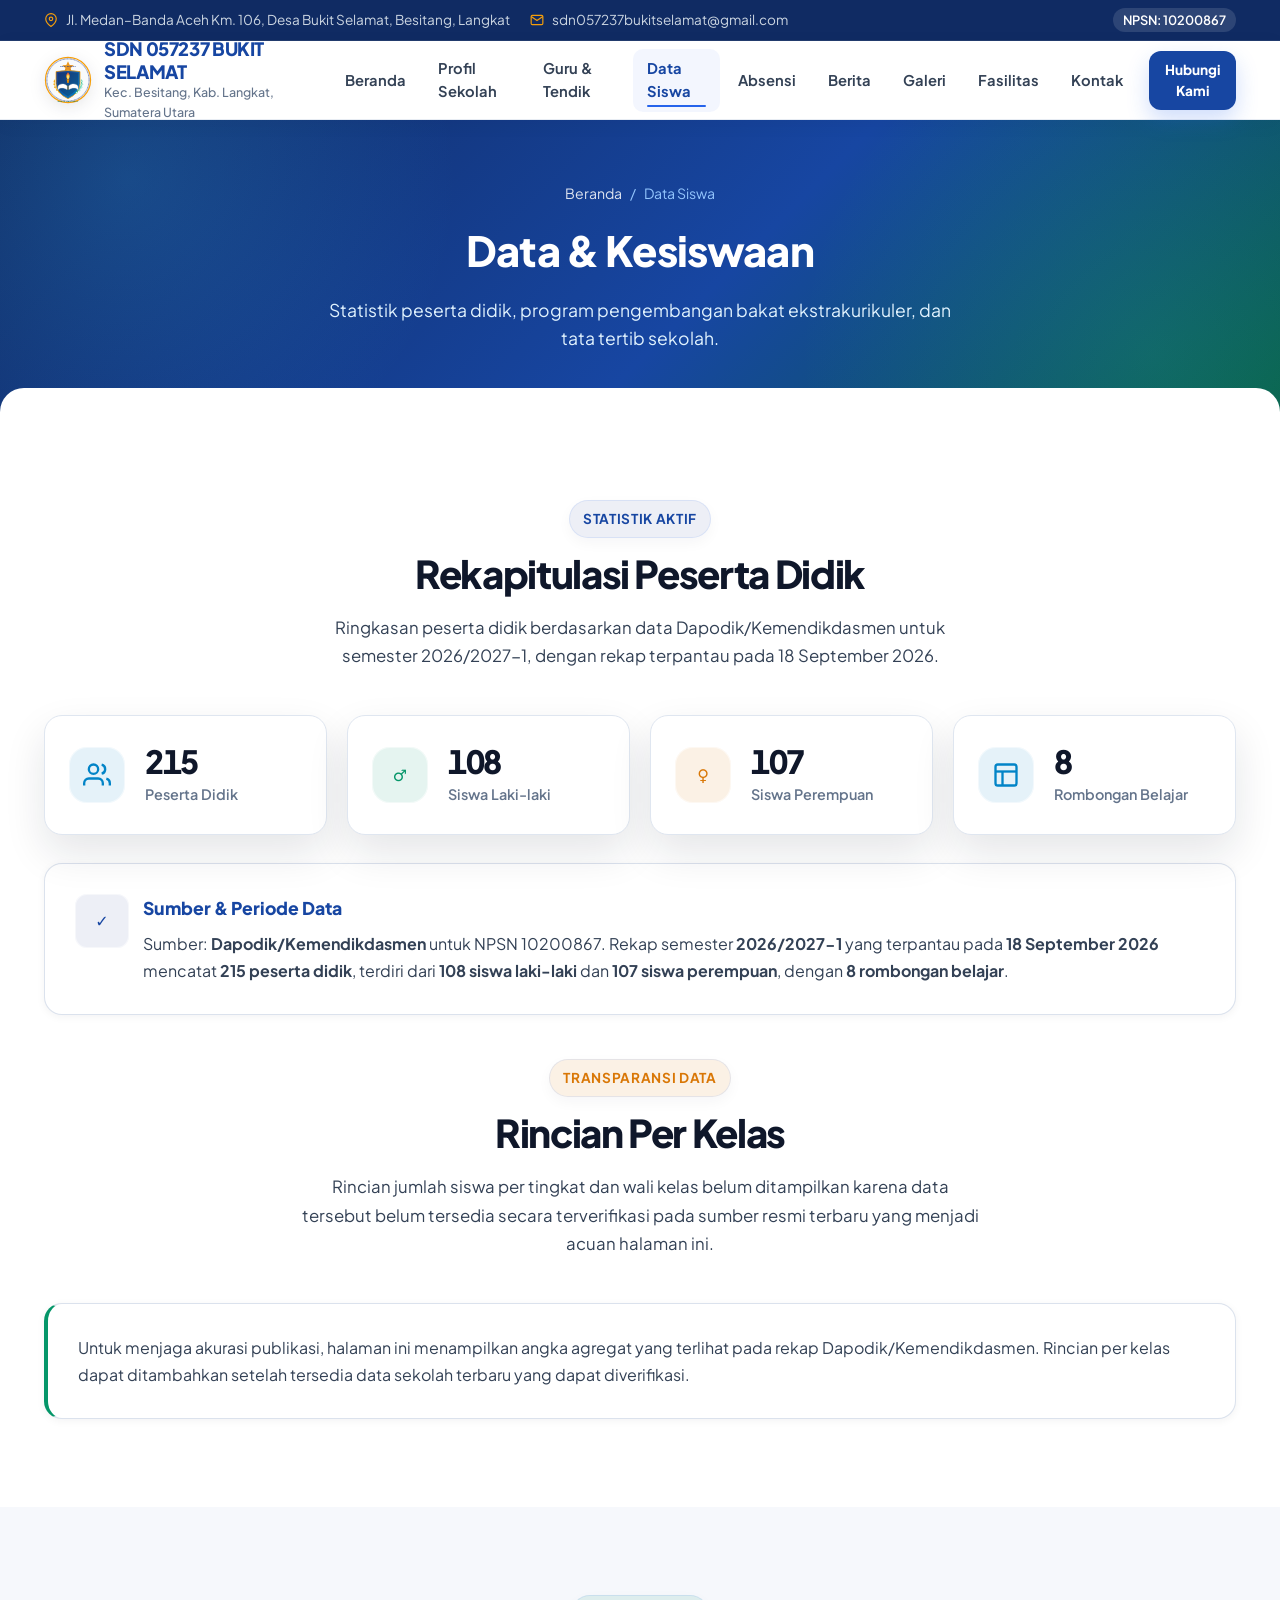
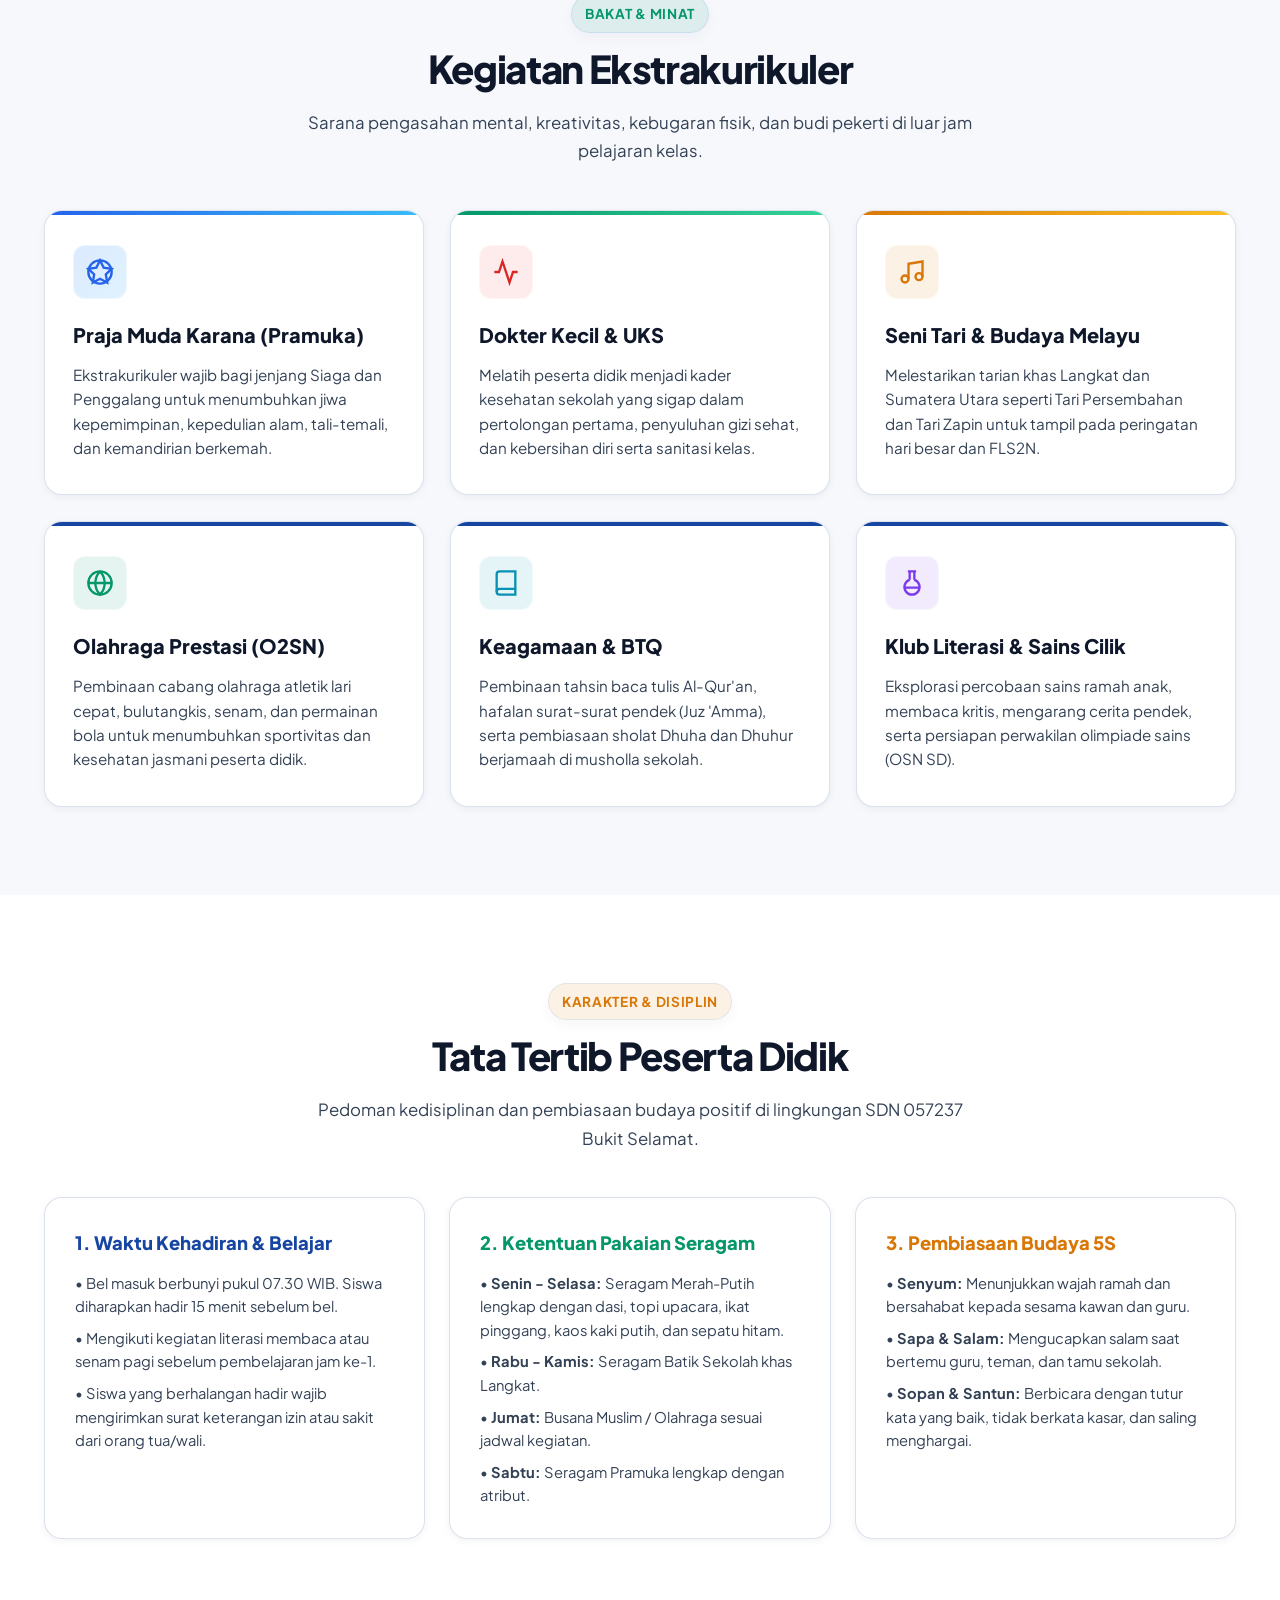
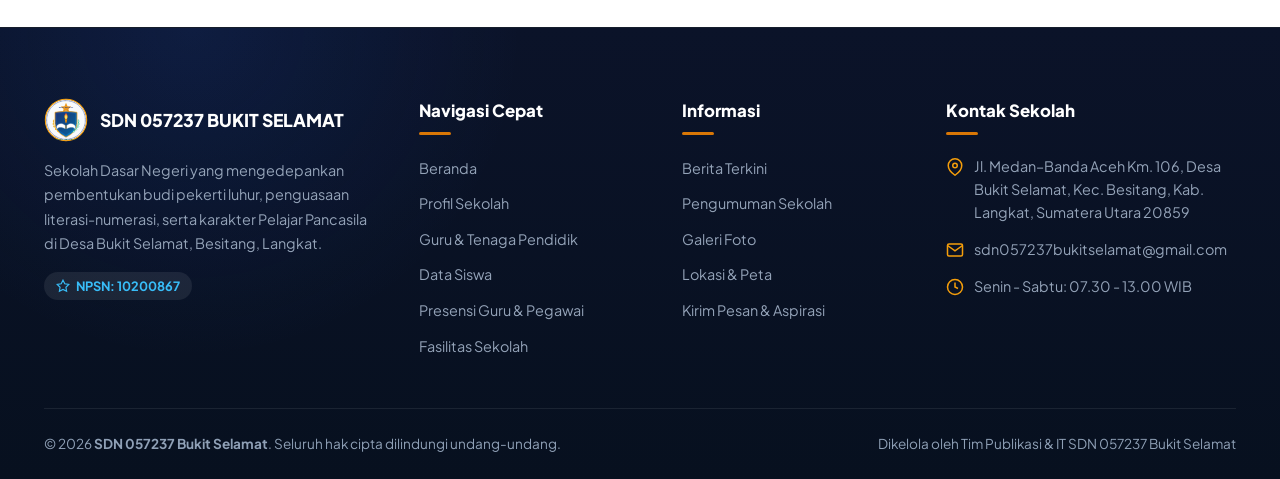
<file: siswa.html>
<!DOCTYPE html>
<html lang="id">
<head>
  <meta charset="UTF-8">
  <meta name="viewport" content="width=device-width, initial-scale=1.0">
  <title>Data Siswa &amp; Kesiswaan - SDN 057237 Bukit Selamat</title>
  <meta name="description" content="Informasi statistik jumlah siswa, kegiatan kesiswaan, ekstrakurikuler, prestasi, dan tata tertib di SDN 057237 Bukit Selamat.">
  <link rel="icon" type="image/svg+xml" href="images/logo.svg">
  <link rel="stylesheet" href="css/style.css">
  <link rel="stylesheet" href="css/design-system.css">
  <meta name="theme-color" content="#1746a2">
  <meta name="robots" content="index,follow">
  <meta property="og:type" content="website">
  <meta property="og:site_name" content="SDN 057237 Bukit Selamat">
  <meta property="og:title" content="Data Siswa &amp; Kesiswaan - SDN 057237 Bukit Selamat">
  <meta property="og:description" content="Informasi statistik jumlah siswa, kegiatan kesiswaan, ekstrakurikuler, prestasi, dan tata tertib di SDN 057237 Bukit Selamat.">
  <script type="application/ld+json">
    {
    "@context": "https://schema.org",
    "@type": "School",
    "name": "SDN 057237 Bukit Selamat",
    "identifier": {
      "@type": "PropertyValue",
      "propertyID": "NPSN",
      "value": "10200867"
    },
    "description": "Informasi statistik jumlah siswa, kegiatan kesiswaan, ekstrakurikuler, prestasi, dan tata tertib di SDN 057237 Bukit Selamat.",
    "email": "sdn057237bukitselamat@gmail.com",
    "address": {
      "@type": "PostalAddress",
      "streetAddress": "Jl. Medan–Banda Aceh Km. 106, Desa Bukit Selamat",
      "addressLocality": "Besitang",
      "addressRegion": "Sumatera Utara",
      "postalCode": "20859",
      "addressCountry": "ID"
    }
  }
  </script>
</head>
<body>

  <!-- Top Bar -->
  <div class="topbar">
    <div class="container topbar-wrapper">
      <div class="topbar-info">
        <span class="topbar-item">
          <svg viewBox="0 0 24 24" fill="none" stroke="currentColor" stroke-width="2"><path d="M21 10c0 7-9 13-9 13s-9-6-9-13a9 9 0 0 1 18 0z"></path><circle cx="12" cy="10" r="3"></circle></svg>
          Jl. Medan–Banda Aceh Km. 106, Desa Bukit Selamat, Besitang, Langkat
        </span>
        <span class="topbar-item">
          <svg viewBox="0 0 24 24" fill="none" stroke="currentColor" stroke-width="2"><path d="M4 4h16c1.1 0 2 .9 2 2v12c0 1.1-.9 2-2 2H4c-1.1 0-2-.9-2-2V6c0-1.1.9-2 2-2z"></path><polyline points="22,6 12,13 2,6"></polyline></svg>
          <a href="mailto:sdn057237bukitselamat@gmail.com">sdn057237bukitselamat@gmail.com</a>
        </span>
      </div>
      <div class="topbar-badge">
        <span>NPSN: 10200867</span>
      </div>
    </div>
  </div>

  <!-- Header & Navigasi -->
  <header class="header">
    <div class="container nav-container">
      <a href="index.html" class="brand" title="SDN 057237 Bukit Selamat">
        <img src="images/logo.svg" alt="Logo SDN 057237 Bukit Selamat" class="brand-logo">
        <div class="brand-text">
          <span class="brand-name">SDN 057237 BUKIT SELAMAT</span>
          <span class="brand-sub">Kec. Besitang, Kab. Langkat, Sumatera Utara</span>
        </div>
      </a>

      <nav class="nav-menu" id="navMenu">
        <a href="index.html" class="nav-link">Beranda</a>
        <a href="profil.html" class="nav-link">Profil Sekolah</a>
        <a href="guru.html" class="nav-link">Guru &amp; Tendik</a>
        <a href="siswa.html" class="nav-link active">Data Siswa</a>
        <a href="absensi.html" class="nav-link">Absensi</a>
        <a href="berita.html" class="nav-link">Berita</a>
        <a href="galeri.html" class="nav-link">Galeri</a>
        <a href="fasilitas.html" class="nav-link">Fasilitas</a>
        <a href="kontak.html" class="nav-link">Kontak</a>
        <div class="nav-cta">
          <a href="kontak.html" class="btn btn-primary btn-sm">Hubungi Kami</a>
        </div>
      </nav>

      <button class="nav-toggle" aria-label="Buka Menu Navigasi">
        <svg viewBox="0 0 24 24" fill="none" stroke="currentColor" stroke-width="2"><line x1="3" y1="12" x2="21" y2="12"></line><line x1="3" y1="6" x2="21" y2="6"></line><line x1="3" y1="18" x2="21" y2="18"></line></svg>
      </button>
    </div>
  </header>

  <main>
    <!-- Page Header Banner -->
    <section class="page-header">
      <div class="container page-header-content">
        <div class="breadcrumbs">
          <a href="index.html">Beranda</a>
          <span>/</span>
          <span>Data Siswa</span>
        </div>
        <h1 class="page-header-title">Data &amp; Kesiswaan</h1>
        <p class="page-header-subtitle">Statistik peserta didik, program pengembangan bakat ekstrakurikuler, dan tata tertib sekolah.</p>
      </div>
    </section>

    <!-- Statistik Jumlah Siswa -->
    <section class="section bg-white">
      <div class="container">
        <div class="section-header">
          <span class="section-tag">Statistik Aktif</span>
          <h2 class="section-title">Rekapitulasi Peserta Didik</h2>
          <p class="section-desc">Ringkasan peserta didik berdasarkan data Dapodik/Kemendikdasmen untuk semester 2026/2027-1, dengan rekap terpantau pada 18 September 2026.</p>
        </div>

        <!-- Ringkasan data resmi — disamakan dengan pola statistik homepage -->
        <div class="stats-grid" style="margin-bottom: 28px;">
          <div class="stat-card">
            <div class="stat-icon icon-blue">
              <svg viewBox="0 0 24 24" fill="none" stroke="currentColor" stroke-width="2" aria-hidden="true"><path d="M17 21v-2a4 4 0 0 0-4-4H5a4 4 0 0 0-4 4v2"></path><circle cx="9" cy="7" r="4"></circle><path d="M23 21v-2a4 4 0 0 0-3-3.87"></path><path d="M16 3.13a4 4 0 0 1 0 7.75"></path></svg>
            </div>
            <div class="stat-content">
              <span class="stat-number">215</span>
              <span class="stat-label">Peserta Didik</span>
            </div>
          </div>
          <div class="stat-card">
            <div class="stat-icon icon-green">
              <span aria-hidden="true">♂</span>
            </div>
            <div class="stat-content">
              <span class="stat-number">108</span>
              <span class="stat-label">Siswa Laki-laki</span>
            </div>
          </div>
          <div class="stat-card">
            <div class="stat-icon icon-amber">
              <span aria-hidden="true">♀</span>
            </div>
            <div class="stat-content">
              <span class="stat-number">107</span>
              <span class="stat-label">Siswa Perempuan</span>
            </div>
          </div>
          <div class="stat-card">
            <div class="stat-icon icon-blue">
              <svg viewBox="0 0 24 24" fill="none" stroke="currentColor" stroke-width="2" aria-hidden="true"><rect x="3" y="3" width="18" height="18" rx="2"></rect><line x1="3" y1="9" x2="21" y2="9"></line><line x1="9" y1="21" x2="9" y2="9"></line></svg>
            </div>
            <div class="stat-content">
              <span class="stat-number">8</span>
              <span class="stat-label">Rombongan Belajar</span>
            </div>
          </div>
        </div>

        <div class="info-card">
          <div style="display:flex; align-items:flex-start; gap:14px;">
            <div class="program-icon" style="flex:0 0 auto;" aria-hidden="true">✓</div>
            <div>
              <h3 style="font-size: 1.1rem; font-weight: 800; color: var(--primary); margin-bottom: 8px;">Sumber &amp; Periode Data</h3>
              <p style="margin:0; color:var(--dark-soft); line-height:1.7;">
                Sumber: <strong>Dapodik/Kemendikdasmen</strong> untuk NPSN 10200867. Rekap semester <strong>2026/2027-1</strong> yang terpantau pada <strong>18 September 2026</strong> mencatat <strong>215 peserta didik</strong>, terdiri dari <strong>108 siswa laki-laki</strong> dan <strong>107 siswa perempuan</strong>, dengan <strong>8 rombongan belajar</strong>.
              </p>
            </div>
          </div>
        </div>

        <div class="section-header" style="margin-top: 44px;">
          <span class="section-tag tag-accent">Transparansi Data</span>
          <h2 class="section-title">Rincian Per Kelas</h2>
          <p class="section-desc">Rincian jumlah siswa per tingkat dan wali kelas belum ditampilkan karena data tersebut belum tersedia secara terverifikasi pada sumber resmi terbaru yang menjadi acuan halaman ini.</p>
        </div>
        <div class="info-card" style="border-left: 4px solid var(--secondary);">
          <p style="margin:0; color:var(--dark-soft); line-height:1.7;">
            Untuk menjaga akurasi publikasi, halaman ini menampilkan angka agregat yang terlihat pada rekap Dapodik/Kemendikdasmen. Rincian per kelas dapat ditambahkan setelah tersedia data sekolah terbaru yang dapat diverifikasi.
          </p>
        </div>
      </div>
    </section>

    <!-- Kegiatan Ekstrakurikuler -->
    <section class="section bg-light">
      <div class="container">
        <div class="section-header">
          <span class="section-tag tag-secondary">Bakat &amp; Minat</span>
          <h2 class="section-title">Kegiatan Ekstrakurikuler</h2>
          <p class="section-desc">Sarana pengasahan mental, kreativitas, kebugaran fisik, dan budi pekerti di luar jam pelajaran kelas.</p>
        </div>

        <div class="programs-grid">
          <!-- Ekskul 1: Pramuka -->
          <div class="program-card">
            <div class="program-icon">
              <svg viewBox="0 0 24 24" fill="none" stroke="currentColor" stroke-width="2"><circle cx="12" cy="12" r="10"></circle><polygon points="12 2 15.09 8.26 22 9.27 17 14.14 18.18 21.02 12 17.77 5.82 21.02 7 14.14 2 9.27 8.91 8.26 12 2"></polygon></svg>
            </div>
            <h3 class="program-title">Praja Muda Karana (Pramuka)</h3>
            <p class="program-desc">Ekstrakurikuler wajib bagi jenjang Siaga dan Penggalang untuk menumbuhkan jiwa kepemimpinan, kepedulian alam, tali-temali, dan kemandirian berkemah.</p>
          </div>

          <!-- Ekskul 2: UKS & Dokter Kecil -->
          <div class="program-card">
            <div class="program-icon" style="background: rgba(239, 68, 68, 0.1); color: #dc2626;">
              <svg viewBox="0 0 24 24" fill="none" stroke="currentColor" stroke-width="2"><path d="M22 12h-4l-3 9L9 3l-3 9H2"></path></svg>
            </div>
            <h3 class="program-title">Dokter Kecil &amp; UKS</h3>
            <p class="program-desc">Melatih peserta didik menjadi kader kesehatan sekolah yang sigap dalam pertolongan pertama, penyuluhan gizi sehat, dan kebersihan diri serta sanitasi kelas.</p>
          </div>

          <!-- Ekskul 3: Seni Tari Tradisional Melayu -->
          <div class="program-card">
            <div class="program-icon" style="background: rgba(217, 119, 6, 0.1); color: #d97706;">
              <svg viewBox="0 0 24 24" fill="none" stroke="currentColor" stroke-width="2"><path d="M9 18V5l12-2v13"></path><circle cx="6" cy="18" r="3"></circle><circle cx="18" cy="16" r="3"></circle></svg>
            </div>
            <h3 class="program-title">Seni Tari &amp; Budaya Melayu</h3>
            <p class="program-desc">Melestarikan tarian khas Langkat dan Sumatera Utara seperti Tari Persembahan dan Tari Zapin untuk tampil pada peringatan hari besar dan FLS2N.</p>
          </div>

          <!-- Ekskul 4: Olahraga (Bulutangkis & Mini Soccer) -->
          <div class="program-card">
            <div class="program-icon" style="background: rgba(5, 150, 105, 0.1); color: #059669;">
              <svg viewBox="0 0 24 24" fill="none" stroke="currentColor" stroke-width="2"><circle cx="12" cy="12" r="10"></circle><path d="M12 2a14.5 14.5 0 0 0 0 20 14.5 14.5 0 0 0 0-20"></path><path d="M2 12h20"></path></svg>
            </div>
            <h3 class="program-title">Olahraga Prestasi (O2SN)</h3>
            <p class="program-desc">Pembinaan cabang olahraga atletik lari cepat, bulutangkis, senam, dan permainan bola untuk menumbuhkan sportivitas dan kesehatan jasmani peserta didik.</p>
          </div>

          <!-- Ekskul 5: Baca Tulis Al-Qur'an (BTQ) & Keagamaan -->
          <div class="program-card">
            <div class="program-icon" style="background: rgba(8, 145, 178, 0.1); color: #0891b2;">
              <svg viewBox="0 0 24 24" fill="none" stroke="currentColor" stroke-width="2"><path d="M4 19.5A2.5 2.5 0 0 1 6.5 17H20"></path><path d="M6.5 2H20v20H6.5A2.5 2.5 0 0 1 4 19.5v-15A2.5 2.5 0 0 1 6.5 2z"></path></svg>
            </div>
            <h3 class="program-title">Keagamaan &amp; BTQ</h3>
            <p class="program-desc">Pembinaan tahsin baca tulis Al-Qur'an, hafalan surat-surat pendek (Juz 'Amma), serta pembiasaan sholat Dhuha dan Dhuhur berjamaah di musholla sekolah.</p>
          </div>

          <!-- Ekskul 6: Pojok Literasi & Klub Sains -->
          <div class="program-card">
            <div class="program-icon" style="background: rgba(124, 58, 237, 0.1); color: #7c3aed;">
              <svg viewBox="0 0 24 24" fill="none" stroke="currentColor" stroke-width="2"><path d="M10 2v7.31"></path><path d="M14 9.3V2"></path><path d="M8.5 2h7"></path><path d="M14 9.3a6.5 6.5 0 1 1-4 0"></path><path d="M5.52 16h12.96"></path></svg>
            </div>
            <h3 class="program-title">Klub Literasi &amp; Sains Cilik</h3>
            <p class="program-desc">Eksplorasi percobaan sains ramah anak, membaca kritis, mengarang cerita pendek, serta persiapan perwakilan olimpiade sains (OSN SD).</p>
          </div>
        </div>
      </div>
    </section>

    <!-- Tata Tertib & Pembiasaan 5S -->
    <section class="section bg-white">
      <div class="container">
        <div class="section-header">
          <span class="section-tag tag-accent">Karakter &amp; Disiplin</span>
          <h2 class="section-title">Tata Tertib Peserta Didik</h2>
          <p class="section-desc">Pedoman kedisiplinan dan pembiasaan budaya positif di lingkungan SDN 057237 Bukit Selamat.</p>
        </div>

        <div style="display: grid; grid-template-columns: repeat(auto-fit, minmax(300px, 1fr)); gap: 24px;">
          <div class="info-card">
            <h3 style="font-size: 1.15rem; font-weight: 800; color: var(--primary); margin-bottom: 14px;">1. Waktu Kehadiran &amp; Belajar</h3>
            <ul style="display: flex; flex-direction: column; gap: 8px; font-size: 0.92rem; color: var(--dark-soft);">
              <li>• Bel masuk berbunyi pukul 07.30 WIB. Siswa diharapkan hadir 15 menit sebelum bel.</li>
              <li>• Mengikuti kegiatan literasi membaca atau senam pagi sebelum pembelajaran jam ke-1.</li>
              <li>• Siswa yang berhalangan hadir wajib mengirimkan surat keterangan izin atau sakit dari orang tua/wali.</li>
            </ul>
          </div>

          <div class="info-card">
            <h3 style="font-size: 1.15rem; font-weight: 800; color: var(--secondary); margin-bottom: 14px;">2. Ketentuan Pakaian Seragam</h3>
            <ul style="display: flex; flex-direction: column; gap: 8px; font-size: 0.92rem; color: var(--dark-soft);">
              <li>• <strong>Senin - Selasa:</strong> Seragam Merah-Putih lengkap dengan dasi, topi upacara, ikat pinggang, kaos kaki putih, dan sepatu hitam.</li>
              <li>• <strong>Rabu - Kamis:</strong> Seragam Batik Sekolah khas Langkat.</li>
              <li>• <strong>Jumat:</strong> Busana Muslim / Olahraga sesuai jadwal kegiatan.</li>
              <li>• <strong>Sabtu:</strong> Seragam Pramuka lengkap dengan atribut.</li>
            </ul>
          </div>

          <div class="info-card">
            <h3 style="font-size: 1.15rem; font-weight: 800; color: var(--accent); margin-bottom: 14px;">3. Pembiasaan Budaya 5S</h3>
            <ul style="display: flex; flex-direction: column; gap: 8px; font-size: 0.92rem; color: var(--dark-soft);">
              <li>• <strong>Senyum:</strong> Menunjukkan wajah ramah dan bersahabat kepada sesama kawan dan guru.</li>
              <li>• <strong>Sapa &amp; Salam:</strong> Mengucapkan salam saat bertemu guru, teman, dan tamu sekolah.</li>
              <li>• <strong>Sopan &amp; Santun:</strong> Berbicara dengan tutur kata yang baik, tidak berkata kasar, dan saling menghargai.</li>
            </ul>
          </div>
        </div>
      </div>
    </section>
  </main>

  <!-- Footer -->
  <footer class="footer">
    <div class="container">
      <div class="footer-grid">
        <div class="footer-brand">
          <div class="footer-brand-header">
            <img src="images/logo.svg" alt="Logo SDN 057237 Bukit Selamat" class="footer-brand-logo">
            <div class="footer-brand-name">SDN 057237 BUKIT SELAMAT</div>
          </div>
          <p class="footer-desc">
            Sekolah Dasar Negeri yang mengedepankan pembentukan budi pekerti luhur, penguasaan literasi-numerasi, serta karakter Pelajar Pancasila di Desa Bukit Selamat, Besitang, Langkat.
          </p>
          <div class="footer-npsn-badge">
            <svg width="14" height="14" viewBox="0 0 24 24" fill="none" stroke="currentColor" stroke-width="2"><path d="M12 2l3.09 6.26L22 9.27l-5 4.87 1.18 6.88L12 17.77l-6.18 3.25L7 14.14 2 9.27l6.91-1.01L12 2z"></path></svg>
            <span>NPSN: 10200867</span>
          </div>
        </div>

        <div>
          <h4 class="footer-col-title">Navigasi Cepat</h4>
          <ul class="footer-links">
            <li><a href="index.html" class="footer-link">Beranda</a></li>
            <li><a href="profil.html" class="footer-link">Profil Sekolah</a></li>
            <li><a href="guru.html" class="footer-link">Guru &amp; Tenaga Pendidik</a></li>
            <li><a href="siswa.html" class="footer-link">Data Siswa</a></li>
            <li><a href="absensi.html" class="footer-link">Presensi Guru &amp; Pegawai</a></li>
            <li><a href="fasilitas.html" class="footer-link">Fasilitas Sekolah</a></li>
          </ul>
        </div>

        <div>
          <h4 class="footer-col-title">Informasi</h4>
          <ul class="footer-links">
            <li><a href="berita.html" class="footer-link">Berita Terkini</a></li>
            <li><a href="berita.html" class="footer-link">Pengumuman Sekolah</a></li>
            <li><a href="galeri.html" class="footer-link">Galeri Foto</a></li>
            <li><a href="kontak.html" class="footer-link">Lokasi &amp; Peta</a></li>
            <li><a href="kontak.html" class="footer-link">Kirim Pesan &amp; Aspirasi</a></li>
          </ul>
        </div>

        <div>
          <h4 class="footer-col-title">Kontak Sekolah</h4>
          <div class="footer-contact-list">
            <div class="footer-contact-item">
              <svg viewBox="0 0 24 24" fill="none" stroke="currentColor" stroke-width="2"><path d="M21 10c0 7-9 13-9 13s-9-6-9-13a9 9 0 0 1 18 0z"></path><circle cx="12" cy="10" r="3"></circle></svg>
              <span>Jl. Medan–Banda Aceh Km. 106, Desa Bukit Selamat, Kec. Besitang, Kab. Langkat, Sumatera Utara 20859</span>
            </div>
            <div class="footer-contact-item">
              <svg viewBox="0 0 24 24" fill="none" stroke="currentColor" stroke-width="2"><path d="M4 4h16c1.1 0 2 .9 2 2v12c0 1.1-.9 2-2 2H4c-1.1 0-2-.9-2-2V6c0-1.1.9-2 2-2z"></path><polyline points="22,6 12,13 2,6"></polyline></svg>
              <span>sdn057237bukitselamat@gmail.com</span>
            </div>
            <div class="footer-contact-item">
              <svg viewBox="0 0 24 24" fill="none" stroke="currentColor" stroke-width="2"><circle cx="12" cy="12" r="10"></circle><polyline points="12 6 12 12 16 14"></polyline></svg>
              <span>Senin - Sabtu: 07.30 - 13.00 WIB</span>
            </div>
          </div>
        </div>
      </div>

      <div class="footer-bottom">
        <div>
          &copy; 2026 <strong>SDN 057237 Bukit Selamat</strong>. Seluruh hak cipta dilindungi undang-undang.
        </div>
        <div>
          Dikelola oleh Tim Publikasi &amp; IT SDN 057237 Bukit Selamat
        </div>
      </div>
    </div>
  </footer>

  <button class="back-to-top" aria-label="Kembali ke atas">
    <svg viewBox="0 0 24 24" fill="none" stroke="currentColor" stroke-width="2.5"><polyline points="18 15 12 9 6 15"></polyline></svg>
  </button>

  <script src="js/script.js"></script>
</body>
</html>
</file>
<file: css/landing.css>
@import url('https://fonts.googleapis.com/css2?family=Plus+Jakarta+Sans:wght@400;500;600;700;800&family=Space+Grotesk:wght@500;600;700&display=swap');

:root{--navy:#102a56;--blue:#1769e0;--cyan:#18b9d7;--green:#19a974;--yellow:#f5c542;--ink:#10213f;--muted:#63718a;--soft:#f4f8fc;--white:#fff;--line:#e5edf5;--shadow:0 24px 60px rgba(16,42,86,.12);--radius:24px}
*{box-sizing:border-box}html{scroll-behavior:smooth}body{margin:0;font-family:'Plus Jakarta Sans',sans-serif;color:var(--ink);background:#fff}a{text-decoration:none;color:inherit}.container{width:min(1180px,calc(100% - 40px));margin:auto}
.top{background:#0b2145;color:#dce9fb;font-size:13px}.top-in{min-height:38px;display:flex;align-items:center;justify-content:space-between;gap:20px}.top span{opacity:.9}.top strong{color:#fff}
.nav{position:sticky;top:0;z-index:50;background:rgba(255,255,255,.9);backdrop-filter:blur(16px);border-bottom:1px solid rgba(229,237,245,.8)}.nav-in{height:78px;display:flex;align-items:center;justify-content:space-between;gap:28px}.brand{display:flex;align-items:center;gap:12px;min-width:250px}.brand img{width:48px;height:48px}.brand b{display:block;font-family:'Space Grotesk';font-size:14px;letter-spacing:.02em}.brand small{color:var(--muted);font-size:10px}.links{display:flex;align-items:center;gap:4px}.links a{padding:10px 12px;border-radius:10px;font-size:13px;font-weight:600;color:#506079}.links a:hover,.links a.active{background:#edf5ff;color:var(--blue)}.nav-btn{padding:12px 17px!important;background:var(--blue)!important;color:#fff!important;border-radius:12px!important;box-shadow:0 8px 20px rgba(23,105,224,.22)}.menu{display:none;border:0;background:#edf5ff;border-radius:10px;padding:10px}.menu svg{width:22px}
.hero{position:relative;overflow:hidden;background:linear-gradient(135deg,#0b2550 0%,#10498d 48%,#0aa6bb 100%);color:#fff}.hero:before{content:'';position:absolute;width:520px;height:520px;border-radius:50%;background:rgba(24,185,215,.16);right:-180px;top:-220px}.hero:after{content:'';position:absolute;width:360px;height:360px;border-radius:50%;background:rgba(245,197,66,.12);left:-180px;bottom:-220px}.hero-in{min-height:590px;display:grid;grid-template-columns:1.05fr .95fr;align-items:center;gap:50px;position:relative;z-index:2;padding:64px 0 90px}.eyebrow{display:inline-flex;align-items:center;gap:8px;padding:8px 13px;border:1px solid rgba(255,255,255,.25);background:rgba(255,255,255,.1);border-radius:999px;font-size:12px;font-weight:700}.dot{width:7px;height:7px;background:#8ef0c0;border-radius:50%;box-shadow:0 0 0 5px rgba(142,240,192,.12)}h1{font-family:'Space Grotesk';font-size:clamp(42px,5vw,68px);line-height:1.02;letter-spacing:-.045em;margin:20px 0}.hero h1 span{color:#8eeaf4}.hero p{max-width:650px;color:#d9e8fa;line-height:1.8;font-size:16px}.actions{display:flex;gap:12px;flex-wrap:wrap;margin-top:28px}.btn{display:inline-flex;align-items:center;gap:9px;padding:13px 18px;border-radius:13px;font-weight:700;font-size:13px;transition:.25s}.btn-primary{background:#fff;color:var(--navy)}.btn-primary:hover{transform:translateY(-2px)}.btn-ghost{border:1px solid rgba(255,255,255,.3);color:#fff;background:rgba(255,255,255,.08)}.hero-points{display:flex;gap:18px;flex-wrap:wrap;margin-top:28px;color:#e7f4ff;font-size:12px}.hero-points span:before{content:'✓';color:#8ef0c0;font-weight:800;margin-right:6px}
.hero-visual{position:relative}.visual-card{background:rgba(255,255,255,.12);border:1px solid rgba(255,255,255,.2);border-radius:30px;padding:18px;box-shadow:0 30px 70px rgba(0,0,0,.2);transform:rotate(1deg)}.visual-card img{width:100%;display:block;border-radius:22px;background:#fff}.float{position:absolute;left:-28px;bottom:28px;background:#fff;color:var(--ink);border-radius:17px;padding:14px 17px;box-shadow:0 20px 45px rgba(0,0,0,.2);display:flex;align-items:center;gap:12px}.float-icon{width:38px;height:38px;border-radius:12px;background:#fff4cf;display:grid;place-items:center;color:#a87400;font-weight:800}.float b{display:block;font-size:13px}.float small{color:var(--muted);font-size:10px}
.wave{position:absolute;bottom:-1px;left:0;width:100%;height:80px;background:#fff;clip-path:ellipse(72% 55% at 50% 100%)}
.stats{margin-top:-1px;padding:0 0 35px;background:#fff;position:relative;z-index:5}.stats-grid{display:grid;grid-template-columns:repeat(4,1fr);gap:16px}.stat{padding:22px;border:1px solid var(--line);border-radius:20px;background:#fff;box-shadow:0 14px 35px rgba(16,42,86,.07);display:flex;gap:15px;align-items:center}.stat-icon{width:46px;height:46px;border-radius:14px;display:grid;place-items:center;background:#edf5ff;color:var(--blue);font-weight:800;font-size:20px}.stat:nth-child(2) .stat-icon{background:#e9fbf3;color:var(--green)}.stat:nth-child(3) .stat-icon{background:#fff7df;color:#a87500}.stat:nth-child(4) .stat-icon{background:#e9faff;color:#058ca3}.stat b{display:block;font-family:'Space Grotesk';font-size:25px}.stat small{color:var(--muted);font-size:11px;line-height:1.4}
.section{padding:90px 0}.soft{background:var(--soft)}.head{max-width:700px;margin-bottom:38px}.kicker{color:var(--blue);font-size:12px;text-transform:uppercase;letter-spacing:.14em;font-weight:800}.head h2{font-family:'Space Grotesk';font-size:clamp(30px,4vw,44px);letter-spacing:-.04em;margin:10px 0}.head p{color:var(--muted);line-height:1.8;margin:0}
.about{display:grid;grid-template-columns:.85fr 1.15fr;gap:70px;align-items:center}.about-img{background:linear-gradient(145deg,#e9f6ff,#f4fff9);border-radius:30px;padding:24px;position:relative}.about-img img{width:100%;display:block}.quote{position:absolute;right:-20px;bottom:25px;background:#fff;padding:17px 19px;border-radius:17px;box-shadow:var(--shadow);font-size:12px;font-weight:800;max-width:230px}.about h3{font-family:'Space Grotesk';font-size:28px;margin:0 0 15px}.about p{color:var(--muted);line-height:1.8}.checks{display:grid;grid-template-columns:1fr 1fr;gap:12px;margin:24px 0}.check{padding:13px 14px;border:1px solid var(--line);border-radius:14px;font-size:12px;font-weight:700;background:#fff}.check:before{content:'✓';color:var(--green);margin-right:8px}
.cards{display:grid;grid-template-columns:repeat(3,1fr);gap:20px}.card{padding:26px;border:1px solid var(--line);border-radius:22px;background:#fff;transition:.25s}.card:hover{transform:translateY(-5px);box-shadow:var(--shadow)}.card-icon{width:48px;height:48px;border-radius:14px;background:#edf5ff;display:grid;place-items:center;font-size:21px;margin-bottom:20px}.card h3{font-family:'Space Grotesk';margin:0 0 10px;font-size:19px}.card p{margin:0;color:var(--muted);line-height:1.75;font-size:13px}
.news{display:grid;grid-template-columns:repeat(3,1fr);gap:20px}.news-card{overflow:hidden;border:1px solid var(--line);border-radius:22px;background:#fff}.news-img{aspect-ratio:16/10;background:#eef5fb}.news-img img{width:100%;height:100%;object-fit:cover}.news-body{padding:20px}.meta{font-size:10px;color:#8290a6;text-transform:uppercase;letter-spacing:.06em}.news h3{font-family:'Space Grotesk';font-size:18px;line-height:1.3;margin:9px 0}.news p{font-size:12px;line-height:1.7;color:var(--muted)}.read{color:var(--blue);font-size:12px;font-weight:800}
.gallery{display:grid;grid-template-columns:1.2fr .8fr .8fr;grid-auto-rows:190px;gap:15px}.gallery a{overflow:hidden;border-radius:20px;background:#edf4fa}.gallery a:first-child{grid-row:span 2}.gallery img{width:100%;height:100%;object-fit:cover;transition:.4s}.gallery a:hover img{transform:scale(1.05)}
.cta{padding:45px;border-radius:28px;background:linear-gradient(120deg,#0d2b58,#1168bb);color:#fff;display:flex;justify-content:space-between;align-items:center;gap:25px}.cta h2{font-family:'Space Grotesk';font-size:30px;margin:0 0 8px}.cta p{margin:0;color:#cfe2f7;font-size:13px}
footer{background:#091d3b;color:#cbd9eb;padding:60px 0 24px}.foot{display:grid;grid-template-columns:1.3fr .7fr .9fr;gap:55px}.foot h3{color:#fff;font-family:'Space Grotesk';margin:0 0 14px}.foot p,.foot li{font-size:12px;line-height:1.8;color:#9fb1c9}.foot ul{list-style:none;padding:0;margin:0}.foot li{margin:7px 0}.foot a:hover{color:#fff}.copy{border-top:1px solid rgba(255,255,255,.1);margin-top:35px;padding-top:20px;font-size:10px;color:#8397b3;display:flex;justify-content:space-between}
.reveal{opacity:0;transform:translateY(18px);transition:.7s ease}.reveal.show{opacity:1;transform:none}
@media(max-width:980px){.links{display:none}.menu{display:block}.hero-in{grid-template-columns:1fr;padding-top:45px}.hero-visual{max-width:600px}.stats-grid{grid-template-columns:1fr 1fr}.about{grid-template-columns:1fr;gap:35px}.cards,.news{grid-template-columns:1fr 1fr}.foot{grid-template-columns:1fr 1fr}}
@media(max-width:640px){.container{width:min(100% - 28px,1180px)}.top{display:none}.nav-in{height:68px}.brand img{width:40px;height:40px}.brand b{font-size:12px}.brand small{font-size:9px}.hero-in{padding:45px 0 85px}.hero h1{font-size:43px}.hero p{font-size:14px}.float{left:8px;bottom:15px}.stats-grid,.cards,.news{grid-template-columns:1fr}.section{padding:65px 0}.checks{grid-template-columns:1fr}.gallery{grid-template-columns:1fr 1fr;grid-auto-rows:150px}.gallery a:first-child{grid-row:span 2}.cta{padding:30px;display:block}.cta .btn{margin-top:20px}.foot{grid-template-columns:1fr;gap:30px}.copy{display:block;line-height:1.8}}
</file>
<file: css/style.css>
/* ==========================================================================
   SDN 057237 BUKIT SELAMAT - OFFICIAL STYLESHEET
   Desain Modern, Bersih, Responsif untuk Komputer dan Ponsel
   ========================================================================== */

/* --- Import Google Fonts --- */
@import url('https://fonts.googleapis.com/css2?family=Plus+Jakarta+Sans:wght@300;400;500;600;700;800&display=swap');

/* --- CSS Variables / Design System --- */
:root {
  --primary: #1e3a8a;          /* Biru Resmi Kemdikbud / Akademik */
  --primary-light: #2563eb;    /* Biru Cerah */
  --primary-dark: #172554;     /* Biru Tua */
  --secondary: #059669;        /* Hijau Alam Bukit Selamat / Segar */
  --secondary-light: #10b981;
  --secondary-dark: #064e3b;
  --accent: #d97706;           /* Emas / Amber Prestasi */
  --accent-light: #f59e0b;
  
  --dark: #0f172a;             /* Teks Utama Slate 900 */
  --dark-soft: #334155;        /* Teks Sekunder Slate 700 */
  --muted: #64748b;            /* Teks Redup Slate 500 */
  --light: #f8fafc;            /* Latar Belakang Terang */
  --white: #ffffff;
  --border: #e2e8f0;           /* Garis Pembatas */
  --border-light: #f1f5f9;
  
  --font-main: 'Plus Jakarta Sans', system-ui, -apple-system, BlinkMacSystemFont, 'Segoe UI', Roboto, sans-serif;
  
  --shadow-sm: 0 1px 2px 0 rgba(0, 0, 0, 0.05);
  --shadow-md: 0 4px 6px -1px rgba(0, 0, 0, 0.1), 0 2px 4px -2px rgba(0, 0, 0, 0.1);
  --shadow-lg: 0 10px 15px -3px rgba(0, 0, 0, 0.1), 0 4px 6px -4px rgba(0, 0, 0, 0.1);
  --shadow-xl: 0 20px 25px -5px rgba(0, 0, 0, 0.1), 0 8px 10px -6px rgba(0, 0, 0, 0.1);

  --radius-sm: 6px;
  --radius-md: 10px;
  --radius-lg: 16px;
  --radius-xl: 24px;
  --radius-full: 9999px;

  --transition: all 0.25s cubic-bezier(0.4, 0, 0.2, 1);
  --container-max: 1200px;
}

/* --- Base & Reset --- */
*, *::before, *::after {
  box-sizing: border-box;
  margin: 0;
  padding: 0;
}

html {
  font-family: var(--font-main);
  scroll-behavior: smooth;
  color: var(--dark);
  background-color: var(--white);
  line-height: 1.6;
}

body {
  overflow-x: hidden;
  display: flex;
  flex-direction: column;
  min-height: 100vh;
}

img, svg {
  max-width: 100%;
  height: auto;
  display: block;
}

a {
  color: inherit;
  text-decoration: none;
  transition: var(--transition);
}

ul, ol {
  list-style: none;
}

button, input, textarea, select {
  font-family: inherit;
  font-size: inherit;
}

/* --- Layout Containers --- */
.container {
  width: 100%;
  max-width: var(--container-max);
  margin-left: auto;
  margin-right: auto;
  padding-left: 20px;
  padding-right: 20px;
}

.section {
  padding: 80px 0;
}

.section-sm {
  padding: 50px 0;
}

.bg-light {
  background-color: var(--light);
}

.bg-white {
  background-color: var(--white);
}

.bg-primary {
  background-color: var(--primary);
  color: var(--white);
}

/* --- Section Headers --- */
.section-header {
  text-align: center;
  max-width: 720px;
  margin: 0 auto 50px;
}

.section-tag {
  display: inline-flex;
  align-items: center;
  gap: 6px;
  padding: 6px 14px;
  background: rgba(30, 58, 138, 0.08);
  color: var(--primary);
  font-weight: 700;
  font-size: 0.85rem;
  text-transform: uppercase;
  letter-spacing: 0.05em;
  border-radius: var(--radius-full);
  margin-bottom: 12px;
}

.section-tag.tag-secondary {
  background: rgba(5, 150, 105, 0.1);
  color: var(--secondary);
}

.section-tag.tag-accent {
  background: rgba(217, 119, 6, 0.1);
  color: var(--accent);
}

.section-title {
  font-size: 2.25rem;
  font-weight: 800;
  color: var(--dark);
  line-height: 1.25;
  margin-bottom: 16px;
  letter-spacing: -0.02em;
}

.section-desc {
  font-size: 1.05rem;
  color: var(--dark-soft);
  line-height: 1.7;
}

/* --- Top Bar --- */
.topbar {
  background-color: var(--primary-dark);
  color: #cbd5e1;
  font-size: 0.85rem;
  padding: 8px 0;
  border-bottom: 1px solid rgba(255, 255, 255, 0.08);
}

.topbar-wrapper {
  display: flex;
  justify-content: space-between;
  align-items: center;
  flex-wrap: wrap;
  gap: 12px;
}

.topbar-info {
  display: flex;
  align-items: center;
  flex-wrap: wrap;
  gap: 20px;
}

.topbar-item {
  display: inline-flex;
  align-items: center;
  gap: 8px;
}

.topbar-item svg {
  width: 14px;
  height: 14px;
  color: var(--accent-light);
}

.topbar-item a:hover {
  color: var(--white);
}

.topbar-badge {
  display: inline-flex;
  align-items: center;
  gap: 6px;
  padding: 2px 10px;
  background: rgba(255, 255, 255, 0.12);
  color: #ffffff;
  border-radius: var(--radius-full);
  font-weight: 600;
  font-size: 0.8rem;
}

/* --- Main Navigation / Header --- */
.header {
  position: sticky;
  top: 0;
  z-index: 100;
  background-color: rgba(255, 255, 255, 0.96);
  backdrop-filter: blur(10px);
  border-bottom: 1px solid var(--border);
  box-shadow: var(--shadow-sm);
  transition: var(--transition);
}

.header.scrolled {
  box-shadow: var(--shadow-md);
}

.nav-container {
  display: flex;
  align-items: center;
  justify-content: space-between;
  height: 78px;
}

.brand {
  display: flex;
  align-items: center;
  gap: 14px;
}

.brand-logo {
  width: 48px;
  height: 48px;
  flex-shrink: 0;
  border-radius: var(--radius-full);
  filter: drop-shadow(0 2px 4px rgba(0,0,0,0.1));
}

.brand-text {
  display: flex;
  flex-direction: column;
}

.brand-name {
  font-size: 1.15rem;
  font-weight: 800;
  color: var(--primary);
  line-height: 1.2;
  letter-spacing: -0.01em;
}

.brand-sub {
  font-size: 0.78rem;
  color: var(--muted);
  font-weight: 500;
}

.nav-menu {
  display: flex;
  align-items: center;
  gap: 6px;
}

.nav-link {
  padding: 8px 14px;
  font-size: 0.92rem;
  font-weight: 600;
  color: var(--dark-soft);
  border-radius: var(--radius-md);
  transition: var(--transition);
}

.nav-link:hover {
  color: var(--primary);
  background-color: rgba(30, 58, 138, 0.05);
}

.nav-link.active {
  color: var(--primary);
  background-color: rgba(30, 58, 138, 0.09);
  font-weight: 700;
}

.nav-cta {
  margin-left: 8px;
}

.nav-toggle {
  display: none;
  background: none;
  border: none;
  cursor: pointer;
  padding: 8px;
  color: var(--dark);
  border-radius: var(--radius-sm);
}

.nav-toggle:hover {
  background-color: var(--light);
}

.nav-toggle svg {
  width: 26px;
  height: 26px;
}

/* --- Buttons --- */
.btn {
  display: inline-flex;
  align-items: center;
  justify-content: center;
  gap: 8px;
  padding: 12px 24px;
  font-size: 0.95rem;
  font-weight: 700;
  border-radius: var(--radius-md);
  cursor: pointer;
  border: none;
  transition: var(--transition);
  text-align: center;
}

.btn svg {
  width: 18px;
  height: 18px;
  transition: transform 0.2s ease;
}

.btn:hover svg {
  transform: translateX(3px);
}

.btn-primary {
  background-color: var(--primary);
  color: var(--white);
  box-shadow: 0 4px 14px rgba(30, 58, 138, 0.25);
}

.btn-primary:hover {
  background-color: var(--primary-light);
  box-shadow: 0 6px 20px rgba(30, 58, 138, 0.35);
  transform: translateY(-2px);
}

.btn-secondary {
  background-color: var(--secondary);
  color: var(--white);
  box-shadow: 0 4px 14px rgba(5, 150, 105, 0.25);
}

.btn-secondary:hover {
  background-color: var(--secondary-light);
  transform: translateY(-2px);
}

.btn-outline {
  background-color: transparent;
  color: var(--primary);
  border: 2px solid var(--primary);
}

.btn-outline:hover {
  background-color: var(--primary);
  color: var(--white);
  transform: translateY(-2px);
}

.btn-outline-white {
  background-color: transparent;
  color: var(--white);
  border: 2px solid rgba(255, 255, 255, 0.8);
}

.btn-outline-white:hover {
  background-color: var(--white);
  color: var(--primary);
  border-color: var(--white);
  transform: translateY(-2px);
}

.btn-sm {
  padding: 8px 16px;
  font-size: 0.85rem;
}

/* --- Hero Section --- */
.hero {
  position: relative;
  background: linear-gradient(135deg, #f0f9ff 0%, #e0f2fe 50%, #f8fafc 100%);
  padding: 90px 0 100px;
  overflow: hidden;
  border-bottom: 1px solid var(--border);
}

.hero-pattern {
  position: absolute;
  top: 0;
  right: 0;
  z-index: 0;
  width: 100%;
  height: 100%;
  opacity: 0.05;
  background-image: radial-gradient(#1e3a8a 1px, transparent 1px);
  background-size: 24px 24px;
  pointer-events: none;
}

.hero-grid {
  display: grid;
  grid-template-columns: 1.15fr 0.85fr;
  align-items: center;
  gap: 50px;
  position: relative;
  z-index: 2;
}

.hero-badge-group {
  display: flex;
  align-items: center;
  flex-wrap: wrap;
  gap: 10px;
  margin-bottom: 20px;
}

.hero-badge {
  display: inline-flex;
  align-items: center;
  gap: 6px;
  padding: 6px 14px;
  background: var(--white);
  border: 1px solid var(--border);
  border-radius: var(--radius-full);
  font-size: 0.85rem;
  font-weight: 700;
  color: var(--primary);
  box-shadow: var(--shadow-sm);
}

.hero-badge-npsn {
  background: rgba(5, 150, 105, 0.1);
  color: var(--secondary-dark);
  border-color: rgba(5, 150, 105, 0.2);
}

.hero-title {
  font-size: 3.2rem;
  font-weight: 800;
  line-height: 1.18;
  color: var(--dark);
  margin-bottom: 20px;
  letter-spacing: -0.03em;
}

.hero-title span {
  color: var(--primary);
  background: none;
  -webkit-text-fill-color: currentColor;
}

.hero-subtitle {
  font-size: 1.15rem;
  color: var(--dark-soft);
  line-height: 1.7;
  margin-bottom: 32px;
  max-width: 580px;
}

.hero-buttons {
  display: flex;
  align-items: center;
  flex-wrap: wrap;
  gap: 16px;
  margin-bottom: 40px;
}

.hero-features {
  display: flex;
  align-items: center;
  flex-wrap: wrap;
  gap: 24px;
  border-top: 1px solid var(--border);
  padding-top: 24px;
}

.hero-feature-item {
  display: flex;
  align-items: center;
  gap: 8px;
  font-size: 0.9rem;
  font-weight: 600;
  color: var(--dark-soft);
}

.hero-feature-item svg {
  width: 18px;
  height: 18px;
  color: var(--secondary);
}

.hero-image-wrapper {
  position: relative;
}

.hero-image-card {
  position: relative;
  background: var(--white);
  padding: 12px;
  border-radius: var(--radius-xl);
  box-shadow: var(--shadow-xl);
  border: 1px solid var(--border);
  transform: perspective(1000px) rotateY(-4deg) rotateX(2deg);
  transition: var(--transition);
}

.hero-image-card:hover {
  transform: perspective(1000px) rotateY(0deg) rotateX(0deg);
}

.hero-image-card img {
  border-radius: var(--radius-lg);
  width: 100%;
}

.floating-badge {
  position: absolute;
  bottom: -20px;
  left: -20px;
  background: var(--white);
  padding: 14px 20px;
  border-radius: var(--radius-lg);
  box-shadow: var(--shadow-lg);
  display: flex;
  align-items: center;
  gap: 14px;
  border: 1px solid var(--border);
  z-index: 3;
}

.floating-icon {
  width: 44px;
  height: 44px;
  border-radius: var(--radius-md);
  background: rgba(5, 150, 105, 0.12);
  color: var(--secondary);
  display: flex;
  align-items: center;
  justify-content: center;
}

.floating-icon svg {
  width: 24px;
  height: 24px;
}

.floating-title {
  font-size: 0.8rem;
  color: var(--muted);
  font-weight: 600;
  text-transform: uppercase;
}

.floating-val {
  font-size: 1.1rem;
  font-weight: 800;
  color: var(--dark);
}

/* --- Page Header Banner (Subpages) --- */
.page-header {
  background: linear-gradient(135deg, var(--primary) 0%, #1e40af 100%);
  color: var(--white);
  padding: 60px 0;
  position: relative;
  overflow: hidden;
}

.page-header::after {
  content: '';
  position: absolute;
  bottom: 0;
  left: 0;
  right: 0;
  height: 24px;
  background: var(--white);
  border-top-left-radius: 24px;
  border-top-right-radius: 24px;
}

.page-header-content {
  position: relative;
  z-index: 2;
  text-align: center;
  max-width: 800px;
  margin: 0 auto;
}

.breadcrumbs {
  display: inline-flex;
  align-items: center;
  gap: 8px;
  font-size: 0.88rem;
  color: #93c5fd;
  margin-bottom: 12px;
}

.breadcrumbs a {
  color: #bfdbfe;
}

.breadcrumbs a:hover {
  color: var(--white);
  text-decoration: underline;
}

.page-header-title {
  font-size: 2.6rem;
  font-weight: 800;
  margin-bottom: 12px;
  letter-spacing: -0.02em;
}

.page-header-subtitle {
  font-size: 1.1rem;
  color: #e0f2fe;
  max-width: 640px;
  margin: 0 auto;
}

/* --- Stat Counter Section --- */
.stats-section {
  position: relative;
  margin-top: -50px;
  z-index: 5;
}

.stats-grid {
  display: grid;
  grid-template-columns: repeat(4, 1fr);
  gap: 20px;
}

.stat-card {
  background: var(--white);
  padding: 28px 24px;
  border-radius: var(--radius-lg);
  box-shadow: var(--shadow-lg);
  border: 1px solid var(--border);
  display: flex;
  align-items: center;
  gap: 20px;
  transition: var(--transition);
}

.stat-card:hover {
  transform: translateY(-5px);
  box-shadow: var(--shadow-xl);
  border-color: var(--primary-light);
}

.stat-icon {
  width: 56px;
  height: 56px;
  border-radius: var(--radius-lg);
  background: rgba(30, 58, 138, 0.08);
  color: var(--primary);
  display: flex;
  align-items: center;
  justify-content: center;
  flex-shrink: 0;
}

.stat-icon.icon-green {
  background: rgba(5, 150, 105, 0.1);
  color: var(--secondary);
}

.stat-icon.icon-amber {
  background: rgba(217, 119, 6, 0.1);
  color: var(--accent);
}

.stat-icon.icon-blue {
  background: rgba(2, 132, 199, 0.1);
  color: #0284c7;
}

.stat-icon svg {
  width: 28px;
  height: 28px;
}

.stat-content {
  display: flex;
  flex-direction: column;
}

.stat-number {
  font-size: 2rem;
  font-weight: 800;
  color: var(--dark);
  line-height: 1.1;
}

.stat-label {
  font-size: 0.9rem;
  font-weight: 600;
  color: var(--muted);
  margin-top: 4px;
}

/* --- Sambutan Kepala Sekolah --- */
.sambutan-grid {
  display: grid;
  grid-template-columns: 0.75fr 1.25fr;
  align-items: center;
  gap: 50px;
}

.sambutan-image-wrapper {
  text-align: center;
  position: relative;
}

.sambutan-frame {
  max-width: 320px;
  margin: 0 auto;
  position: relative;
}

.sambutan-frame img {
  border-radius: var(--radius-xl);
  box-shadow: var(--shadow-xl);
  border: 4px solid var(--white);
}

.sambutan-tag-kepsek {
  margin-top: 18px;
  background: var(--white);
  display: inline-block;
  padding: 10px 20px;
  border-radius: var(--radius-md);
  box-shadow: var(--shadow-md);
  border: 1px solid var(--border);
}

.kepsek-name {
  font-size: 1.05rem;
  font-weight: 800;
  color: var(--dark);
}

.kepsek-role {
  font-size: 0.82rem;
  color: var(--muted);
  font-weight: 600;
}

.sambutan-content {
  display: flex;
  flex-direction: column;
  gap: 18px;
}

.sambutan-quote {
  font-size: 1.35rem;
  font-weight: 700;
  color: var(--primary);
  line-height: 1.4;
  border-left: 4px solid var(--accent);
  padding-left: 18px;
}

.sambutan-text {
  color: var(--dark-soft);
  font-size: 1rem;
  line-height: 1.8;
}

/* --- Program Unggulan Cards --- */
.programs-grid {
  display: grid;
  grid-template-columns: repeat(3, 1fr);
  gap: 26px;
}

.program-card {
  background: var(--white);
  padding: 34px 28px;
  border-radius: var(--radius-lg);
  border: 1px solid var(--border);
  box-shadow: var(--shadow-sm);
  transition: var(--transition);
  position: relative;
  overflow: hidden;
}

.program-card::before {
  content: '';
  position: absolute;
  top: 0;
  left: 0;
  width: 100%;
  height: 4px;
  background: var(--primary);
  transition: var(--transition);
}

.program-card:hover {
  transform: translateY(-6px);
  box-shadow: var(--shadow-lg);
}

.program-card:hover::before {
  height: 6px;
  background: linear-gradient(90deg, var(--primary) 0%, var(--secondary) 100%);
}

.program-icon {
  width: 54px;
  height: 54px;
  border-radius: var(--radius-md);
  background: rgba(30, 58, 138, 0.08);
  color: var(--primary);
  display: flex;
  align-items: center;
  justify-content: center;
  margin-bottom: 20px;
}

.program-icon svg {
  width: 28px;
  height: 28px;
}

.program-title {
  font-size: 1.25rem;
  font-weight: 800;
  color: var(--dark);
  margin-bottom: 12px;
}

.program-desc {
  font-size: 0.95rem;
  color: var(--dark-soft);
  line-height: 1.6;
}

/* --- News / Berita Cards --- */
.news-grid {
  display: grid;
  grid-template-columns: repeat(3, 1fr);
  gap: 28px;
}

.news-card {
  background: var(--white);
  border-radius: var(--radius-lg);
  border: 1px solid var(--border);
  box-shadow: var(--shadow-sm);
  overflow: hidden;
  display: flex;
  flex-direction: column;
  transition: var(--transition);
}

.news-card:hover {
  transform: translateY(-6px);
  box-shadow: var(--shadow-lg);
  border-color: #cbd5e1;
}

.news-thumb {
  position: relative;
  aspect-ratio: 16 / 10;
  overflow: hidden;
  background-color: var(--light);
}

.news-thumb img {
  width: 100%;
  height: 100%;
  object-fit: cover;
  transition: transform 0.4s ease;
}

.news-card:hover .news-thumb img {
  transform: scale(1.05);
}

.news-badge {
  position: absolute;
  top: 14px;
  left: 14px;
  padding: 4px 12px;
  background: rgba(15, 23, 42, 0.85);
  backdrop-filter: blur(4px);
  color: var(--white);
  font-size: 0.75rem;
  font-weight: 700;
  border-radius: var(--radius-full);
}

.news-badge.badge-akademik { background: #1d4ed8; }
.news-badge.badge-kegiatan { background: #059669; }
.news-badge.badge-prestasi { background: #d97706; }
.news-badge.badge-pengumuman { background: #dc2626; }

.news-body {
  padding: 24px;
  display: flex;
  flex-direction: column;
  flex-grow: 1;
}

.news-meta {
  display: flex;
  align-items: center;
  gap: 16px;
  font-size: 0.82rem;
  color: var(--muted);
  margin-bottom: 12px;
}

.news-meta-item {
  display: inline-flex;
  align-items: center;
  gap: 5px;
}

.news-meta-item svg {
  width: 14px;
  height: 14px;
}

.news-title {
  font-size: 1.15rem;
  font-weight: 800;
  color: var(--dark);
  line-height: 1.4;
  margin-bottom: 12px;
  transition: var(--transition);
}

.news-title:hover {
  color: var(--primary);
}

.news-excerpt {
  font-size: 0.92rem;
  color: var(--dark-soft);
  line-height: 1.6;
  margin-bottom: 18px;
  flex-grow: 1;
}

.news-link {
  display: inline-flex;
  align-items: center;
  gap: 6px;
  font-size: 0.9rem;
  font-weight: 700;
  color: var(--primary);
}

.news-link svg {
  width: 16px;
  height: 16px;
  transition: transform 0.2s ease;
}

.news-link:hover svg {
  transform: translateX(4px);
}

/* --- Gallery Grid & Lightbox --- */
.gallery-grid {
  display: grid;
  grid-template-columns: repeat(3, 1fr);
  gap: 20px;
}

.gallery-item {
  position: relative;
  aspect-ratio: 4 / 3;
  border-radius: var(--radius-lg);
  overflow: hidden;
  cursor: pointer;
  box-shadow: var(--shadow-sm);
  border: 1px solid var(--border);
}

.gallery-item img {
  width: 100%;
  height: 100%;
  object-fit: cover;
  transition: transform 0.4s ease;
}

.gallery-overlay {
  position: absolute;
  inset: 0;
  background: linear-gradient(to top, rgba(15, 23, 42, 0.9) 0%, rgba(15, 23, 42, 0.2) 60%, transparent 100%);
  display: flex;
  flex-direction: column;
  justify-content: flex-end;
  padding: 20px;
  opacity: 0;
  transition: var(--transition);
}

.gallery-item:hover img {
  transform: scale(1.08);
}

.gallery-item:hover .gallery-overlay {
  opacity: 1;
}

.gallery-caption {
  color: var(--white);
  font-size: 1rem;
  font-weight: 700;
}

.gallery-cat {
  color: var(--accent-light);
  font-size: 0.8rem;
  font-weight: 600;
  text-transform: uppercase;
  margin-bottom: 4px;
}

.gallery-zoom-icon {
  position: absolute;
  top: 16px;
  right: 16px;
  width: 36px;
  height: 36px;
  background: rgba(255, 255, 255, 0.2);
  backdrop-filter: blur(4px);
  border-radius: var(--radius-full);
  display: flex;
  align-items: center;
  justify-content: center;
  color: var(--white);
}

/* --- Lightbox Modal --- */
.lightbox {
  position: fixed;
  inset: 0;
  background: rgba(15, 23, 42, 0.92);
  backdrop-filter: blur(8px);
  z-index: 1000;
  display: none;
  align-items: center;
  justify-content: center;
  padding: 24px;
  opacity: 0;
  transition: opacity 0.3s ease;
}

.lightbox.active {
  display: flex;
  opacity: 1;
}

.lightbox-content {
  max-width: 900px;
  width: 100%;
  background: var(--white);
  border-radius: var(--radius-lg);
  overflow: hidden;
  box-shadow: var(--shadow-xl);
  position: relative;
  transform: scale(0.95);
  transition: transform 0.3s ease;
}

.lightbox.active .lightbox-content {
  transform: scale(1);
}

.lightbox-img-wrap {
  width: 100%;
  max-height: 70vh;
  overflow: hidden;
  background-color: #000;
  display: flex;
  align-items: center;
  justify-content: center;
}

.lightbox-img-wrap img {
  max-height: 70vh;
  width: auto;
  object-fit: contain;
}

.lightbox-footer {
  padding: 18px 24px;
  background: var(--white);
  display: flex;
  align-items: center;
  justify-content: space-between;
}

.lightbox-caption {
  font-size: 1.05rem;
  font-weight: 700;
  color: var(--dark);
}

.lightbox-close {
  position: absolute;
  top: 14px;
  right: 14px;
  background: rgba(15, 23, 42, 0.7);
  color: var(--white);
  border: none;
  width: 38px;
  height: 38px;
  border-radius: var(--radius-full);
  display: flex;
  align-items: center;
  justify-content: center;
  cursor: pointer;
  z-index: 10;
  transition: var(--transition);
}

.lightbox-close:hover {
  background: var(--dark);
}

/* --- Filter Buttons / Tabs --- */
.filter-tabs {
  display: flex;
  align-items: center;
  justify-content: center;
  flex-wrap: wrap;
  gap: 10px;
  margin-bottom: 40px;
}

.filter-btn {
  padding: 8px 20px;
  font-size: 0.9rem;
  font-weight: 700;
  color: var(--dark-soft);
  background: var(--white);
  border: 1px solid var(--border);
  border-radius: var(--radius-full);
  cursor: pointer;
  transition: var(--transition);
}

.filter-btn:hover {
  border-color: var(--primary);
  color: var(--primary);
}

.filter-btn.active {
  background: var(--primary);
  color: var(--white);
  border-color: var(--primary);
  box-shadow: 0 4px 12px rgba(30, 58, 138, 0.25);
}

/* --- Facilities Cards --- */
.facility-grid {
  display: grid;
  grid-template-columns: repeat(3, 1fr);
  gap: 26px;
}

.facility-card {
  background: var(--white);
  border-radius: var(--radius-lg);
  border: 1px solid var(--border);
  overflow: hidden;
  box-shadow: var(--shadow-sm);
  transition: var(--transition);
  display: flex;
  flex-direction: column;
}

.facility-card:hover {
  transform: translateY(-6px);
  box-shadow: var(--shadow-lg);
}

.facility-thumb {
  aspect-ratio: 16 / 10;
  overflow: hidden;
  background: var(--light);
}

.facility-thumb img {
  width: 100%;
  height: 100%;
  object-fit: cover;
  transition: transform 0.4s ease;
}

.facility-card:hover .facility-thumb img {
  transform: scale(1.05);
}

.facility-body {
  padding: 22px;
  display: flex;
  flex-direction: column;
  flex-grow: 1;
}

.facility-title {
  font-size: 1.15rem;
  font-weight: 800;
  color: var(--dark);
  margin-bottom: 8px;
}

.facility-desc {
  font-size: 0.92rem;
  color: var(--dark-soft);
  line-height: 1.6;
}

/* --- Teacher / Guru Cards --- */
.guru-grid {
  display: grid;
  grid-template-columns: repeat(3, 1fr);
  gap: 28px;
}

.guru-card {
  background: var(--white);
  border-radius: var(--radius-lg);
  border: 1px solid var(--border);
  box-shadow: var(--shadow-sm);
  overflow: hidden;
  text-align: center;
  padding: 32px 24px;
  transition: var(--transition);
}

.guru-card:hover {
  transform: translateY(-6px);
  box-shadow: var(--shadow-lg);
  border-color: var(--primary-light);
}

.guru-avatar {
  width: 120px;
  height: 120px;
  border-radius: var(--radius-full);
  margin: 0 auto 18px;
  overflow: hidden;
  border: 3px solid rgba(30, 58, 138, 0.15);
  box-shadow: var(--shadow-md);
}

.guru-avatar img {
  width: 100%;
  height: 100%;
  object-fit: cover;
}

.guru-name {
  font-size: 1.15rem;
  font-weight: 800;
  color: var(--dark);
  margin-bottom: 4px;
}

.guru-role {
  display: inline-block;
  font-size: 0.82rem;
  font-weight: 700;
  color: var(--primary);
  background: rgba(30, 58, 138, 0.08);
  padding: 3px 12px;
  border-radius: var(--radius-full);
  margin-bottom: 12px;
}

.guru-info-list {
  text-align: left;
  background: var(--light);
  border-radius: var(--radius-md);
  padding: 14px 16px;
  font-size: 0.85rem;
  color: var(--dark-soft);
  display: flex;
  flex-direction: column;
  gap: 6px;
}

.guru-info-item {
  display: flex;
  justify-content: space-between;
}

.guru-info-label {
  font-weight: 600;
  color: var(--muted);
}


/* --- Premium Guru Avatars --- */
.guru-avatar-initials {
  position: relative;
  display: flex;
  align-items: center;
  justify-content: center;
  isolation: isolate;
  border: 0;
  background: linear-gradient(145deg, #1d4ed8, #0891b2);
  color: #fff;
  box-shadow: 0 14px 30px rgba(30, 64, 175, 0.20), inset 0 1px 0 rgba(255,255,255,.28);
  transition: transform .25s ease, box-shadow .25s ease;
}
.guru-avatar-initials::before {
  content: "";
  position: absolute;
  inset: 7px;
  border: 1px solid rgba(255,255,255,.22);
  border-radius: 50%;
  pointer-events: none;
}
.guru-avatar-initials::after {
  content: "";
  position: absolute;
  width: 72px;
  height: 72px;
  right: -18px;
  bottom: -24px;
  border-radius: 50%;
  background: rgba(255,255,255,.13);
  pointer-events: none;
}
.guru-avatar-initials span {
  position: relative;
  z-index: 2;
  font-size: 2.05rem;
  font-weight: 800;
  letter-spacing: .04em;
  text-shadow: 0 2px 10px rgba(15,23,42,.22);
}
.guru-avatar-initials i {
  position: absolute;
  z-index: 2;
  width: 9px;
  height: 9px;
  right: 13px;
  bottom: 13px;
  border: 2px solid #fff;
  border-radius: 50%;
  background: #34d399;
  box-shadow: 0 2px 8px rgba(15,23,42,.22);
}
.guru-avatar-initials.guru-avatar-mapel {
  background: linear-gradient(145deg, #7c3aed, #2563eb);
}
.guru-avatar-initials.guru-avatar-kelas {
  background: linear-gradient(145deg, #059669, #0d9488);
}
.guru-avatar-initials.guru-avatar-pimpinan {
  background: linear-gradient(145deg, #d97706, #ea580c);
}
.guru-avatar-initials.guru-avatar-tendik {
  background: linear-gradient(145deg, #475569, #334155);
}
.guru-card:hover .guru-avatar-initials {
  transform: translateY(-4px) scale(1.03);
  box-shadow: 0 18px 34px rgba(30, 64, 175, 0.24), inset 0 1px 0 rgba(255,255,255,.30);
}
@media (prefers-reduced-motion: reduce) {
  .guru-card:hover .guru-avatar-initials {
    transform: none;
  }
}

/* --- Tables (Data Siswa & Profil) --- */
.table-responsive {
  width: 100%;
  overflow-x: auto;
  border-radius: var(--radius-lg);
  border: 1px solid var(--border);
  box-shadow: var(--shadow-sm);
  background: var(--white);
  margin-bottom: 30px;
}

.custom-table {
  width: 100%;
  border-collapse: collapse;
  text-align: left;
  font-size: 0.95rem;
}

.custom-table th {
  background: #f8fafc;
  color: var(--primary-dark);
  font-weight: 700;
  padding: 16px 20px;
  border-bottom: 2px solid var(--border);
  white-space: nowrap;
}

.custom-table td {
  padding: 14px 20px;
  border-bottom: 1px solid var(--border-light);
  color: var(--dark-soft);
}

.custom-table tr:last-child td {
  border-bottom: none;
}

.custom-table tr:hover td {
  background-color: #f1f5f9;
}

.table-total-row td {
  font-weight: 800;
  background-color: #eff6ff !important;
  color: var(--primary-dark);
}

/* --- Info Boxes / Cards --- */
.info-card {
  background: var(--white);
  border-radius: var(--radius-lg);
  border: 1px solid var(--border);
  padding: 30px;
  box-shadow: var(--shadow-sm);
}

.info-box-highlight {
  border-left: 4px solid var(--primary);
  background: #eff6ff;
  padding: 20px;
  border-radius: 0 var(--radius-md) var(--radius-md) 0;
  margin: 20px 0;
}

/* --- Contact Page Styles --- */
.contact-grid {
  display: grid;
  grid-template-columns: 0.9fr 1.1fr;
  gap: 40px;
}

.contact-info-list {
  display: flex;
  flex-direction: column;
  gap: 20px;
  margin-bottom: 30px;
}

.contact-info-item {
  display: flex;
  align-items: flex-start;
  gap: 16px;
  background: var(--white);
  padding: 20px;
  border-radius: var(--radius-lg);
  border: 1px solid var(--border);
  box-shadow: var(--shadow-sm);
}

.contact-icon {
  width: 48px;
  height: 48px;
  border-radius: var(--radius-md);
  background: rgba(30, 58, 138, 0.08);
  color: var(--primary);
  display: flex;
  align-items: center;
  justify-content: center;
  flex-shrink: 0;
}

.contact-icon svg {
  width: 24px;
  height: 24px;
}

.contact-detail-title {
  font-size: 0.85rem;
  font-weight: 700;
  color: var(--muted);
  text-transform: uppercase;
}

.contact-detail-val {
  font-size: 1rem;
  font-weight: 600;
  color: var(--dark);
  margin-top: 4px;
}

.contact-form {
  background: var(--white);
  padding: 36px;
  border-radius: var(--radius-xl);
  border: 1px solid var(--border);
  box-shadow: var(--shadow-md);
}

.form-group {
  margin-bottom: 20px;
}

.form-label {
  display: block;
  font-size: 0.9rem;
  font-weight: 700;
  color: var(--dark);
  margin-bottom: 8px;
}

.form-control {
  width: 100%;
  padding: 12px 16px;
  border-radius: var(--radius-md);
  border: 1px solid var(--border);
  background-color: #f8fafc;
  color: var(--dark);
  transition: var(--transition);
}

.form-control:focus {
  outline: none;
  border-color: var(--primary);
  background-color: var(--white);
  box-shadow: 0 0 0 3px rgba(37, 99, 235, 0.15);
}

textarea.form-control {
  resize: vertical;
  min-height: 120px;
}

.map-container {
  border-radius: var(--radius-xl);
  overflow: hidden;
  border: 1px solid var(--border);
  box-shadow: var(--shadow-md);
  height: 380px;
  position: relative;
}

.map-container iframe {
  width: 100%;
  height: 100%;
  border: 0;
}

/* --- FAQ Accordion --- */
.faq-list {
  max-width: 800px;
  margin: 0 auto;
  display: flex;
  flex-direction: column;
  gap: 16px;
}

.faq-item {
  background: var(--white);
  border: 1px solid var(--border);
  border-radius: var(--radius-lg);
  overflow: hidden;
  box-shadow: var(--shadow-sm);
  transition: var(--transition);
}

.faq-question {
  width: 100%;
  text-align: left;
  padding: 20px 24px;
  background: none;
  border: none;
  font-size: 1.05rem;
  font-weight: 700;
  color: var(--dark);
  display: flex;
  justify-content: space-between;
  align-items: center;
  cursor: pointer;
  gap: 16px;
}

.faq-icon {
  width: 24px;
  height: 24px;
  flex-shrink: 0;
  color: var(--primary);
  transition: transform 0.3s ease;
}

.faq-item.active .faq-icon {
  transform: rotate(180deg);
}

.faq-answer {
  padding: 0 24px;
  max-height: 0;
  overflow: hidden;
  transition: max-height 0.3s ease, padding 0.3s ease;
  color: var(--dark-soft);
  font-size: 0.95rem;
  line-height: 1.7;
}

.faq-item.active .faq-answer {
  padding: 0 24px 20px;
  max-height: 200px;
}

/* --- Call to Action Banner --- */
.cta-banner {
  background: linear-gradient(135deg, var(--primary) 0%, #1e40af 100%);
  color: var(--white);
  border-radius: var(--radius-xl);
  padding: 60px 40px;
  text-align: center;
  position: relative;
  overflow: hidden;
  box-shadow: var(--shadow-xl);
}

.cta-banner::before {
  content: '';
  position: absolute;
  top: -50%;
  right: -20%;
  width: 400px;
  height: 400px;
  background: radial-gradient(circle, rgba(255,255,255,0.15) 0%, transparent 70%);
  border-radius: 50%;
}

.cta-title {
  font-size: 2.2rem;
  font-weight: 800;
  margin-bottom: 14px;
}

.cta-desc {
  font-size: 1.1rem;
  color: #dbeafe;
  max-width: 600px;
  margin: 0 auto 30px;
}

/* --- Footer --- */
.footer {
  background-color: #0b1329;
  color: #94a3b8;
  padding-top: 70px;
  border-top: 1px solid rgba(255, 255, 255, 0.06);
  margin-top: auto;
}

.footer-grid {
  display: grid;
  grid-template-columns: 1.5fr 1fr 1fr 1.3fr;
  gap: 40px;
  padding-bottom: 50px;
}

.footer-brand {
  display: flex;
  flex-direction: column;
  gap: 16px;
}

.footer-brand-header {
  display: flex;
  align-items: center;
  gap: 12px;
}

.footer-brand-logo {
  width: 44px;
  height: 44px;
}

.footer-brand-name {
  font-size: 1.1rem;
  font-weight: 800;
  color: var(--white);
}

.footer-desc {
  font-size: 0.9rem;
  line-height: 1.7;
  color: #94a3b8;
}

.footer-npsn-badge {
  display: inline-flex;
  align-items: center;
  gap: 6px;
  padding: 4px 12px;
  background: rgba(255, 255, 255, 0.08);
  color: #38bdf8;
  font-size: 0.8rem;
  font-weight: 700;
  border-radius: var(--radius-full);
  width: fit-content;
}

.footer-col-title {
  font-size: 1.05rem;
  font-weight: 800;
  color: var(--white);
  margin-bottom: 20px;
  position: relative;
  padding-bottom: 10px;
}

.footer-col-title::after {
  content: '';
  position: absolute;
  bottom: 0;
  left: 0;
  width: 32px;
  height: 3px;
  background: var(--accent);
  border-radius: 2px;
}

.footer-links {
  display: flex;
  flex-direction: column;
  gap: 10px;
}

.footer-link {
  font-size: 0.9rem;
  color: #94a3b8;
  display: inline-flex;
  align-items: center;
  gap: 6px;
}

.footer-link:hover {
  color: var(--white);
  transform: translateX(4px);
}

.footer-contact-list {
  display: flex;
  flex-direction: column;
  gap: 14px;
  font-size: 0.9rem;
}

.footer-contact-item {
  display: flex;
  align-items: flex-start;
  gap: 10px;
}

.footer-contact-item svg {
  width: 18px;
  height: 18px;
  color: var(--accent-light);
  flex-shrink: 0;
  margin-top: 3px;
}

.footer-bottom {
  border-top: 1px solid rgba(255, 255, 255, 0.08);
  padding: 24px 0;
  display: flex;
  justify-content: space-between;
  align-items: center;
  flex-wrap: wrap;
  gap: 16px;
  font-size: 0.85rem;
}

.footer-bottom a:hover {
  color: var(--white);
}

/* --- Back to Top Button --- */
.back-to-top {
  position: fixed;
  bottom: 24px;
  right: 24px;
  width: 44px;
  height: 44px;
  border-radius: var(--radius-full);
  background: var(--primary);
  color: var(--white);
  border: none;
  display: flex;
  align-items: center;
  justify-content: center;
  cursor: pointer;
  box-shadow: var(--shadow-lg);
  opacity: 0;
  visibility: hidden;
  transition: var(--transition);
  z-index: 99;
}

.back-to-top.show {
  opacity: 1;
  visibility: visible;
}

.back-to-top:hover {
  background: var(--primary-light);
  transform: translateY(-4px);
}

.back-to-top svg {
  width: 20px;
  height: 20px;
}

/* --- Search Bar --- */
.search-wrapper {
  max-width: 500px;
  margin: 0 auto 30px;
  position: relative;
}

.search-input {
  width: 100%;
  padding: 14px 20px 14px 46px;
  border-radius: var(--radius-full);
  border: 1px solid var(--border);
  background: var(--white);
  box-shadow: var(--shadow-sm);
  font-size: 0.95rem;
}

.search-input:focus {
  outline: none;
  border-color: var(--primary);
  box-shadow: 0 0 0 3px rgba(37, 99, 235, 0.15);
}

.search-icon {
  position: absolute;
  left: 18px;
  top: 50%;
  transform: translateY(-50%);
  width: 18px;
  height: 18px;
  color: var(--muted);
}

/* --- Absensi Guru & Pegawai Styles --- */
.clock-widget {
  background: linear-gradient(135deg, var(--primary-dark) 0%, #1e3a8a 100%);
  color: var(--white);
  padding: 24px 30px;
  border-radius: var(--radius-lg);
  display: flex;
  align-items: center;
  justify-content: space-between;
  flex-wrap: wrap;
  gap: 20px;
  box-shadow: var(--shadow-md);
  margin-bottom: 30px;
}

.clock-info-group {
  display: flex;
  align-items: center;
  gap: 16px;
}

.clock-icon-wrap {
  width: 50px;
  height: 50px;
  border-radius: var(--radius-md);
  background: rgba(255, 255, 255, 0.12);
  display: flex;
  align-items: center;
  justify-content: center;
  color: var(--accent-light);
}

.clock-icon-wrap svg {
  width: 28px;
  height: 28px;
}

.clock-date-text {
  font-size: 1.15rem;
  font-weight: 700;
  letter-spacing: -0.01em;
}

.clock-day-sub {
  font-size: 0.85rem;
  color: #93c5fd;
}

.clock-time-display {
  font-size: 2.2rem;
  font-weight: 800;
  font-variant-numeric: tabular-nums;
  background: rgba(0, 0, 0, 0.25);
  padding: 8px 20px;
  border-radius: var(--radius-md);
  border: 1px solid rgba(255, 255, 255, 0.15);
  letter-spacing: 1px;
}

.badge-status {
  display: inline-flex;
  align-items: center;
  gap: 6px;
  padding: 4px 12px;
  border-radius: var(--radius-full);
  font-size: 0.8rem;
  font-weight: 700;
}

.badge-status-hadir {
  background: #dcfce7;
  color: #15803d;
  border: 1px solid #86efac;
}

.badge-status-izin {
  background: #dbeafe;
  color: #1d4ed8;
  border: 1px solid #93c5fd;
}

.badge-status-sakit {
  background: #fef3c7;
  color: #b45309;
  border: 1px solid #fde68a;
}

.badge-status-dinas {
  background: #f3e8ff;
  color: #7e22ce;
  border: 1px solid #d8b4fe;
}

.badge-status-alpa {
  background: #fee2e2;
  color: #b91c1c;
  border: 1px solid #fca5a5;
}

.btn-print {
  background: var(--dark-soft);
  color: var(--white);
}

.btn-print:hover {
  background: var(--dark);
  color: var(--white);
}

/* --- Print Stylesheet for Official Reports --- */
@media print {
  .topbar,
  .header,
  .nav-menu,
  .nav-toggle,
  .footer,
  .back-to-top,
  .contact-form,
  .filter-tabs,
  .btn,
  .breadcrumbs {
    display: none !important;
  }

  body {
    background: #ffffff !important;
    color: #000000 !important;
    font-size: 11pt;
  }

  .container {
    max-width: 100% !important;
    padding: 0 !important;
  }

  .page-header {
    background: none !important;
    color: #000000 !important;
    padding: 0 0 20px 0 !important;
    border-bottom: 2px solid #000000;
    margin-bottom: 20px;
  }

  .page-header::after {
    display: none !important;
  }

  .custom-table {
    border: 1px solid #333 !important;
  }

  .custom-table th,
  .custom-table td {
    border: 1px solid #333 !important;
    padding: 8px 10px !important;
  }

  .custom-table th {
    background: #eee !important;
  }
}

/* --- Alert / Notification Banner --- */
.alert {
  padding: 14px 18px;
  border-radius: var(--radius-md);
  margin-bottom: 20px;
  display: flex;
  align-items: center;
  gap: 12px;
  font-size: 0.92rem;
}

.alert-success {
  background-color: #ecfdf5;
  color: #065f46;
  border: 1px solid #a7f3d0;
}

/* --- Responsive Media Queries --- */
@media (max-width: 1024px) {
  .hero-title {
    font-size: 2.6rem;
  }
  .stats-grid {
    grid-template-columns: repeat(2, 1fr);
  }
  .news-grid,
  .programs-grid,
  .facility-grid,
  .guru-grid,
  .gallery-grid {
    grid-template-columns: repeat(2, 1fr);
  }
  .footer-grid {
    grid-template-columns: repeat(2, 1fr);
    gap: 30px;
  }
}

@media (max-width: 768px) {
  .section {
    padding: 50px 0;
  }
  .section-title {
    font-size: 1.85rem;
  }
  .topbar {
    display: none; /* Hide topbar on mobile to conserve screen space */
  }
  .nav-toggle {
    display: block;
  }
  .nav-menu {
    position: fixed;
    top: 78px;
    left: 0;
    width: 100%;
    background: var(--white);
    flex-direction: column;
    align-items: stretch;
    padding: 20px;
    gap: 10px;
    box-shadow: var(--shadow-xl);
    border-bottom: 1px solid var(--border);
    transform: translateY(-120%);
    transition: transform 0.3s ease;
    z-index: 99;
  }
  .nav-menu.open {
    transform: translateY(0);
  }
  .nav-link {
    padding: 12px 16px;
    border-radius: var(--radius-sm);
  }
  .nav-cta {
    margin-left: 0;
    margin-top: 10px;
  }
  .hero {
    padding: 50px 0 70px;
  }
  .hero-grid {
    grid-template-columns: 1fr;
    gap: 40px;
  }
  .hero-title {
    font-size: 2.1rem;
  }
  .hero-image-card {
    transform: none;
  }
  .stats-section {
    margin-top: 0;
    padding-top: 40px;
  }
  .stats-grid {
    grid-template-columns: 1fr;
    gap: 14px;
  }
  .sambutan-grid {
    grid-template-columns: 1fr;
    gap: 30px;
  }
  .news-grid,
  .programs-grid,
  .facility-grid,
  .guru-grid,
  .gallery-grid {
    grid-template-columns: 1fr;
  }
  .contact-grid {
    grid-template-columns: 1fr;
    gap: 30px;
  }
  .footer-grid {
    grid-template-columns: 1fr;
  }
  .footer-bottom {
    flex-direction: column;
    text-align: center;
  }
}


/* ==========================================================================
   HOMEPAGE VISUAL REFRESH — Colorful, Lively & Child-Friendly
   ========================================================================== */
.hero {
  background:
    radial-gradient(circle at 8% 18%, rgba(245,158,11,.16) 0, rgba(245,158,11,0) 28%),
    radial-gradient(circle at 92% 12%, rgba(16,185,129,.14) 0, rgba(16,185,129,0) 30%),
    radial-gradient(circle at 78% 88%, rgba(37,99,235,.13) 0, rgba(37,99,235,0) 32%),
    linear-gradient(135deg, #eff6ff 0%, #ecfeff 44%, #f0fdf4 100%);
  border-bottom: 0;
}

.hero::before,
.hero::after {
  content: "";
  position: absolute;
  border-radius: 50%;
  pointer-events: none;
  filter: blur(1px);
  animation: homepageFloat 7s ease-in-out infinite;
}

.hero::before {
  width: 180px;
  height: 180px;
  left: -70px;
  top: 90px;
  background: rgba(245,158,11,.11);
}

.hero::after {
  width: 220px;
  height: 220px;
  right: -90px;
  bottom: 30px;
  background: rgba(16,185,129,.10);
  animation-delay: -3s;
}

.hero-pattern {
  opacity: .11;
  background-image:
    radial-gradient(#2563eb 1.2px, transparent 1.2px),
    radial-gradient(#10b981 1px, transparent 1px);
  background-size: 28px 28px, 42px 42px;
  background-position: 0 0, 14px 18px;
  animation: patternDrift 18s linear infinite;
}

.hero-badge {
  border-color: rgba(37,99,235,.16);
  box-shadow: 0 8px 24px rgba(30,58,138,.08);
}

.hero-badge:first-child {
  background: linear-gradient(135deg, #ffffff, #eff6ff);
}

.hero-badge-npsn {
  background: linear-gradient(135deg, #ecfdf5, #d1fae5);
  border-color: rgba(5,150,105,.22);
}

.hero-title {
  text-wrap: balance;
}

.hero-title span {
  background: linear-gradient(100deg, #1d4ed8 5%, #0891b2 48%, #059669 100%);
  background-size: 180% auto;
  animation: gradientText 5s ease-in-out infinite alternate;
}

.hero-buttons .btn-primary {
  background: linear-gradient(135deg, #1d4ed8, #2563eb 55%, #0891b2);
  box-shadow: 0 10px 24px rgba(37,99,235,.28);
}

.hero-buttons .btn-primary:hover {
  background: linear-gradient(135deg, #2563eb, #0891b2 60%, #059669);
}

.hero-buttons .btn-outline {
  background: rgba(255,255,255,.78);
  border-color: rgba(30,58,138,.3);
  box-shadow: 0 6px 18px rgba(15,23,42,.06);
}

.hero-feature-item {
  background: rgba(255,255,255,.56);
  border: 1px solid rgba(255,255,255,.75);
  border-radius: 999px;
  padding: 8px 12px;
  backdrop-filter: blur(8px);
}

.hero-feature-item svg {
  color: #059669;
}

.hero-image-card {
  background: linear-gradient(145deg, rgba(255,255,255,.98), rgba(239,246,255,.94));
  border: 1px solid rgba(255,255,255,.9);
  box-shadow: 0 24px 52px rgba(30,58,138,.15), 0 8px 20px rgba(5,150,105,.08);
  animation: heroCardFloat 6s ease-in-out infinite;
}

.hero-image-card::before {
  content: "";
  position: absolute;
  inset: -12px;
  z-index: -1;
  border-radius: 32px;
  background: linear-gradient(135deg, rgba(37,99,235,.20), rgba(16,185,129,.16), rgba(245,158,11,.18));
  filter: blur(16px);
}

.floating-badge {
  border-color: rgba(5,150,105,.18);
  box-shadow: 0 14px 30px rgba(15,23,42,.12);
  animation: badgeFloat 4.5s ease-in-out infinite;
}

.floating-icon {
  background: linear-gradient(135deg, #d1fae5, #fef3c7);
  color: #059669;
}

.stats-section {
  margin-top: -58px;
}

.stats-section .stat-card {
  position: relative;
  overflow: hidden;
  border: 0;
  box-shadow: 0 14px 35px rgba(15,23,42,.10);
}

.stats-section .stat-card::before {
  content: "";
  position: absolute;
  inset: 0 0 auto 0;
  height: 4px;
  background: linear-gradient(90deg, #2563eb, #06b6d4, #10b981, #f59e0b);
}

.stats-section .stat-card:nth-child(1) .stat-icon {
  background: linear-gradient(135deg, #dbeafe, #e0f2fe);
  color: #2563eb;
}
.stats-section .stat-card:nth-child(2) .stat-icon {
  background: linear-gradient(135deg, #dcfce7, #d1fae5);
  color: #059669;
}
.stats-section .stat-card:nth-child(3) .stat-icon {
  background: linear-gradient(135deg, #fef3c7, #ffedd5);
  color: #d97706;
}
.stats-section .stat-card:nth-child(4) .stat-icon {
  background: linear-gradient(135deg, #f3e8ff, #e0e7ff);
  color: #7c3aed;
}

.stats-section .stat-card:hover {
  transform: translateY(-5px) scale(1.005);
  border-color: transparent;
}

.sambutan-frame {
  position: relative;
}

.sambutan-frame::before {
  content: "";
  position: absolute;
  width: 76px;
  height: 76px;
  left: -24px;
  top: -24px;
  border-radius: 24px;
  background: linear-gradient(135deg, #fbbf24, #fb7185);
  opacity: .18;
  z-index: -1;
}

.sambutan-frame::after {
  content: "";
  position: absolute;
  width: 92px;
  height: 92px;
  right: -30px;
  bottom: -22px;
  border-radius: 50%;
  background: linear-gradient(135deg, #34d399, #38bdf8);
  opacity: .16;
  z-index: -1;
}

.program-card,
.news-card,
.facility-card {
  position: relative;
}

.program-card:nth-child(1)::before { background: linear-gradient(90deg,#2563eb,#38bdf8); }
.program-card:nth-child(2)::before { background: linear-gradient(90deg,#059669,#34d399); }
.program-card:nth-child(3)::before { background: linear-gradient(90deg,#d97706,#fbbf24); }

.program-card:nth-child(1) .program-icon {
  background: linear-gradient(135deg,#dbeafe,#e0f2fe);
  color:#2563eb;
}
.program-card:nth-child(2) .program-icon {
  background: linear-gradient(135deg,#dcfce7,#d1fae5);
  color:#059669;
}
.program-card:nth-child(3) .program-icon {
  background: linear-gradient(135deg,#fef3c7,#ffedd5);
  color:#d97706;
}

.news-card:hover,
.facility-card:hover,
.program-card:hover {
  transform: translateY(-8px);
}

.news-thumb::after {
  content: "";
  position: absolute;
  inset: 0;
  background: linear-gradient(135deg, rgba(37,99,235,.10), transparent 45%, rgba(16,185,129,.10));
  pointer-events: none;
}

.cta-banner {
  background:
    radial-gradient(circle at 12% 20%, rgba(56,189,248,.28), transparent 30%),
    radial-gradient(circle at 88% 80%, rgba(52,211,153,.24), transparent 32%),
    linear-gradient(135deg, #172554 0%, #1d4ed8 48%, #047857 100%);
}

@keyframes homepageFloat {
  0%,100% { transform: translate3d(0,0,0) scale(1); }
  50% { transform: translate3d(14px,-12px,0) scale(1.05); }
}

@keyframes patternDrift {
  from { background-position: 0 0, 14px 18px; }
  to { background-position: 56px 42px, -28px 60px; }
}

@keyframes heroCardFloat {
  0%,100% { transform: perspective(1000px) rotateY(-4deg) rotateX(2deg) translateY(0); }
  50% { transform: perspective(1000px) rotateY(-2deg) rotateX(1deg) translateY(-7px); }
}

@keyframes badgeFloat {
  0%,100% { transform: translateY(0); }
  50% { transform: translateY(-7px); }
}

@keyframes gradientText {
  from { background-position: 0% center; }
  to { background-position: 100% center; }
}

@media (prefers-reduced-motion: reduce) {
  .hero::before,
  .hero::after,
  .hero-pattern,
  .hero-title span,
  .hero-image-card,
  .floating-badge {
    animation: none;
  }
}

@media (max-width: 768px) {
  .stats-section {
    margin-top: 0;
  }
  .hero-feature-item {
    background: rgba(255,255,255,.8);
  }
  .hero-image-card {
    animation: none;
  }
  .floating-badge {
    left: 10px;
    bottom: -16px;
  }
}


/* ==========================================================================
   HOMEPAGE QA POLISH — Mobile hierarchy, compact accreditation badge & softer motion
   ========================================================================== */
@media (max-width: 480px) {
  .hero {
    padding: 42px 0 62px;
  }

  .hero-grid {
    gap: 30px;
  }

  .hero-badge-group {
    gap: 8px;
    margin-bottom: 16px;
  }

  .hero-badge {
    padding: 5px 11px;
    font-size: 0.76rem;
  }

  .hero-title {
    font-size: 1.78rem;
    line-height: 1.22;
    letter-spacing: -0.025em;
    margin-bottom: 16px;
  }

  .hero-subtitle {
    font-size: 0.98rem;
    line-height: 1.65;
    margin-bottom: 24px;
  }

  .hero-buttons {
    gap: 10px;
    margin-bottom: 28px;
  }

  .hero-buttons .btn {
    width: 100%;
  }

  .hero-features {
    gap: 8px;
    padding-top: 18px;
  }

  .hero-feature-item {
    width: 100%;
    justify-content: flex-start;
    padding: 7px 10px;
    font-size: 0.82rem;
  }

  .hero-image-wrapper {
    padding: 0 4px;
  }

  .hero-image-card {
    padding: 9px;
    border-radius: 20px;
    transform: none;
  }

  .floating-badge {
    left: 8px;
    bottom: -14px;
    padding: 9px 12px;
    gap: 9px;
    border-radius: 14px;
    max-width: calc(100% - 16px);
  }

  .floating-icon {
    width: 36px;
    height: 36px;
    border-radius: 10px;
  }

  .floating-icon svg {
    width: 20px;
    height: 20px;
  }

  .floating-title {
    font-size: 0.68rem;
  }

  .floating-val {
    font-size: 0.9rem;
  }

  .stats-section {
    padding-top: 30px;
  }

  .stats-section .stat-card {
    padding: 20px 18px;
    gap: 14px;
  }

  .stats-section .stat-card:hover {
    transform: translateY(-3px);
  }

  .stats-section .stat-number {
    font-size: 1.75rem;
  }

  .stats-section .stat-label {
    font-size: 0.82rem;
  }
}

@media (min-width: 481px) and (max-width: 768px) {
  .hero-title {
    font-size: 2rem;
  }

  .hero-buttons .btn {
    min-width: 170px;
  }

  .floating-badge {
    left: 10px;
    bottom: -15px;
    padding: 10px 14px;
  }
}

/* ==========================================================================
   HOMEPAGE WATER MOTION — Floating bubbles & animated ocean waves
   ========================================================================== */
.hero { isolation: isolate; }

.hero-bubbles {
  position: absolute; inset: 0; z-index: 1; overflow: hidden;
  pointer-events: none;
}
.hero-bubble {
  --bubble-size: 42px;
  position: absolute; width: var(--bubble-size); height: var(--bubble-size);
  border-radius: 50%; border: 1px solid rgba(255,255,255,.72);
  background:
    radial-gradient(circle at 30% 24%, rgba(255,255,255,.92) 0 5%, rgba(255,255,255,.28) 18%, transparent 34%),
    radial-gradient(circle at 65% 72%, rgba(125,211,252,.24), rgba(56,189,248,.08) 48%, rgba(255,255,255,.03) 72%);
  box-shadow: inset -7px -8px 14px rgba(37,99,235,.10), inset 7px 6px 12px rgba(255,255,255,.48), 0 8px 24px rgba(37,99,235,.10);
  backdrop-filter: blur(1px); opacity: .82;
  animation: bubbleRise 9s ease-in-out infinite;
}
.hero-bubble::after {
  content: ""; position: absolute; width: 24%; height: 13%; left: 22%; top: 19%;
  border-radius: 50%; background: rgba(255,255,255,.78); transform: rotate(-24deg);
}
.bubble-1 { --bubble-size:58px; left:3%; top:13%; animation-duration:10s; }
.bubble-2 { --bubble-size:26px; left:14%; top:48%; animation-duration:8s; animation-delay:-2s; }
.bubble-3 { --bubble-size:74px; left:43%; top:5%; animation-duration:12s; animation-delay:-4s; }
.bubble-4 { --bubble-size:34px; left:58%; top:31%; animation-duration:9s; animation-delay:-6s; }
.bubble-5 { --bubble-size:48px; right:22%; top:9%; animation-duration:11s; animation-delay:-1s; }
.bubble-6 { --bubble-size:82px; right:4%; top:37%; animation-duration:13s; animation-delay:-5s; }
.bubble-7 { --bubble-size:22px; right:14%; top:65%; animation-duration:7s; animation-delay:-3s; }
.bubble-8 { --bubble-size:44px; left:25%; bottom:14%; animation-duration:10s; animation-delay:-7s; }
.bubble-9 { --bubble-size:30px; left:67%; bottom:9%; animation-duration:8s; animation-delay:-4s; }
.bubble-10 { --bubble-size:64px; right:30%; bottom:2%; animation-duration:12s; animation-delay:-8s; }
.bubble-11 { --bubble-size:18px; left:6%; bottom:31%; animation-duration:7s; animation-delay:-5s; }
.bubble-12 { --bubble-size:38px; right:7%; top:16%; animation-duration:9s; animation-delay:-7s; }

.hero-grid { z-index: 3; }
.hero-wave {
  position:absolute; left:0; right:0; bottom:-1px; height:155px; z-index:2;
  overflow:hidden; pointer-events:none; line-height:0;
}
.hero-wave .wave-layer {
  position:absolute; inset:0; width:100%; height:100%; display:block;
  transform-origin:50% 100%;
}
.hero-wave .wave-layer path { stroke:none; }
.wave-back { fill:rgba(37,99,235,.24); animation:waveSway 11s ease-in-out infinite; }
.wave-mid { fill:rgba(14,165,233,.36); animation:waveSwayReverse 8s ease-in-out infinite; }
.wave-front { fill:rgba(255,255,255,.94); animation:waveSway 7s ease-in-out infinite; }

@keyframes bubbleRise {
  0%,100% { transform:translate3d(0,18px,0) scale(.94); }
  25% { transform:translate3d(12px,-8px,0) scale(1); }
  50% { transform:translate3d(-7px,-22px,0) scale(1.04); }
  75% { transform:translate3d(10px,-6px,0) scale(.98); }
}

/* Animate each wave path vertically only so its bounding box stays inside the viewport. */
@keyframes waveSway {
  0%,100% { transform:translateY(2px); }
  50% { transform:translateY(-4px); }
}
@keyframes waveSwayReverse {
  0%,100% { transform:translateY(-1px); }
  50% { transform:translateY(4px); }
}

@media (max-width:768px) {
  .hero-wave { height:95px; }
  .hero-bubble { opacity:.58; }
  .bubble-3,.bubble-6,.bubble-10 { display:none; }
}
@media (prefers-reduced-motion:reduce) {
  .hero-bubble,.wave-back,.wave-mid,.wave-front { animation:none; }
}


/* Keep flexible text inside compact mobile info cards. */
@media (max-width:480px) {
  .info-card > div { min-width:0; max-width:100%; }
  .info-card h3,
  .info-card p,
  .info-card strong { overflow-wrap:anywhere; word-break:break-word; }
}


/* Hero layer contract: decorative layers stay behind readable content. */
.hero-pattern { z-index: 0; }
.hero-bubbles { z-index: 1; }
.hero-wave { z-index: 2; }
.hero-grid { position: relative; z-index: 3; }


/* ==========================================================================
   FOOTER SOCIAL MEDIA — Official school social links
   ========================================================================== */
.footer-social {
  margin-top: 24px;
}

.footer-social-links {
  display: flex;
  flex-wrap: wrap;
  gap: 10px;
}

.footer-social-link {
  display: inline-flex;
  align-items: center;
  gap: 9px;
  min-height: 42px;
  padding: 9px 14px;
  border: 1px solid rgba(255,255,255,.16);
  border-radius: 12px;
  color: rgba(255,255,255,.9);
  background: rgba(255,255,255,.06);
  transition: transform .2s ease, background-color .2s ease, border-color .2s ease, color .2s ease;
}

.footer-social-link svg {
  width: 20px;
  height: 20px;
  flex: 0 0 auto;
}

.footer-social-link:hover,
.footer-social-link:focus-visible {
  color: #ffffff;
  background: rgba(255,255,255,.13);
  border-color: rgba(255,255,255,.3);
  transform: translateY(-2px);
}

.footer-social-link:focus-visible {
  outline: 3px solid rgba(147,197,253,.55);
  outline-offset: 2px;
}

@media (max-width: 768px) {
  .footer-social {
    margin-top: 20px;
  }

  .footer-social-link {
    width: 100%;
    justify-content: center;
  }
}

@media (prefers-reduced-motion: reduce) {
  .footer-social-link {
    transition: none;
  }
}
</file>
<file: css/design-system.css>
/* ==========================================================================
   PREMIUM DESIGN SYSTEM v2 — Sitewide visual consistency & accessibility
   ========================================================================== */
:root {
  --primary: #1746a2;
  --primary-light: #2563eb;
  --primary-dark: #102b63;
  --secondary: #059669;
  --secondary-light: #10b981;
  --secondary-dark: #065f46;
  --accent: #d97706;
  --accent-light: #f59e0b;
  --dark: #0f172a;
  --dark-soft: #334155;
  --muted: #64748b;
  --light: #f6f8fc;
  --border: #dfe6f0;
  --border-light: #edf1f7;
  --shadow-sm: 0 2px 8px rgba(15,23,42,.05);
  --shadow-md: 0 10px 26px rgba(15,23,42,.08);
  --shadow-lg: 0 18px 42px rgba(15,23,42,.11);
  --shadow-xl: 0 26px 70px rgba(15,23,42,.15);
  --radius-sm: 8px;
  --radius-md: 12px;
  --radius-lg: 18px;
  --radius-xl: 26px;
  --transition: all .24s cubic-bezier(.2,.75,.25,1);
}

body {
  background: #f8fafc;
  color: var(--dark);
  text-rendering: optimizeLegibility;
  -webkit-font-smoothing: antialiased;
}

::selection { background: rgba(37,99,235,.18); color: var(--primary-dark); }

:focus-visible {
  outline: 3px solid rgba(37,99,235,.38);
  outline-offset: 3px;
}

.container { max-width: 1240px; padding-left: 24px; padding-right: 24px; }

.section { padding: 88px 0; }
.section-sm { padding: 58px 0; }

.section-header { margin-bottom: 44px; }
.section-tag {
  padding: 7px 13px;
  border: 1px solid rgba(37,99,235,.10);
  box-shadow: 0 5px 14px rgba(15,23,42,.04);
}
.section-title { font-size: clamp(1.9rem, 3vw, 2.5rem); letter-spacing: -.035em; }
.section-desc { max-width: 680px; margin-left: auto; margin-right: auto; }

.header {
  background: rgba(255,255,255,.94);
  border-bottom: 1px solid rgba(226,232,240,.8);
  box-shadow: 0 4px 20px rgba(15,23,42,.04);
  backdrop-filter: blur(16px);
  -webkit-backdrop-filter: blur(16px);
  z-index: 100;
}
.header.scrolled { box-shadow: 0 10px 28px rgba(15,23,42,.10); }

.nav-container { min-height: 78px; }
.brand { gap: 12px; }
.brand-logo { filter: drop-shadow(0 4px 8px rgba(15,23,42,.10)); }
.brand-name { letter-spacing: -.02em; }
.nav-menu { gap: 4px; }
.nav-link {
  position: relative;
  border-radius: 10px;
  font-weight: 650;
}
.nav-link::after {
  content: "";
  position: absolute;
  left: 14px;
  right: 14px;
  bottom: 5px;
  height: 2px;
  border-radius: 999px;
  background: var(--primary-light);
  transform: scaleX(0);
  transform-origin: center;
  transition: transform .2s ease;
}
.nav-link:hover,
.nav-link.active { background: rgba(37,99,235,.055); color: var(--primary); }
.nav-link:hover::after,
.nav-link.active::after { transform: scaleX(1); }

.btn {
  min-height: 44px;
  border-radius: 12px;
  font-weight: 750;
  letter-spacing: -.01em;
  box-shadow: 0 6px 16px rgba(15,23,42,.07);
}
.btn:hover { transform: translateY(-2px); }
.btn:active { transform: translateY(0); }
.btn-primary { box-shadow: 0 10px 22px rgba(37,99,235,.22); }
.btn-outline { background: rgba(255,255,255,.86); }

.nav-toggle {
  width: 44px;
  height: 44px;
  border-radius: 12px;
  border: 1px solid var(--border);
  background: var(--white);
  color: var(--primary-dark);
  box-shadow: var(--shadow-sm);
}

.hero {
  isolation: isolate;
  overflow: hidden;
  min-height: 620px;
  display: flex;
  align-items: center;
}
.hero-text-content { position: relative; z-index: 2; }
.hero-title { font-size: clamp(2.35rem, 4.7vw, 4.15rem); letter-spacing: -.055em; }
.hero-subtitle { max-width: 650px; color: #475569; }
.hero-badge {
  backdrop-filter: blur(10px);
  -webkit-backdrop-filter: blur(10px);
}
.hero-feature-item {
  box-shadow: 0 5px 14px rgba(15,23,42,.045);
  transition: var(--transition);
}
.hero-feature-item:hover { transform: translateY(-2px); background: rgba(255,255,255,.92); }

.hero-image-card {
  border-radius: 30px;
  overflow: visible;
}
.hero-image-card img { border-radius: 22px; }
.floating-badge {
  backdrop-filter: blur(14px);
  -webkit-backdrop-filter: blur(14px);
}

.stats-section { position: relative; z-index: 5; }
.stats-section .stat-card {
  min-height: 132px;
  border: 1px solid rgba(226,232,240,.9);
  box-shadow: 0 14px 36px rgba(15,23,42,.09);
  transition: transform .22s ease, box-shadow .22s ease;
}
.stats-section .stat-card:hover {
  transform: translateY(-4px);
  box-shadow: 0 18px 42px rgba(15,23,42,.12);
}
.stat-number { font-variant-numeric: tabular-nums; letter-spacing: -.04em; }

.program-card,
.news-card,
.facility-card,
.guru-card,
.info-card,
.contact-info-item,
.contact-form,
.faq-item,
.table-responsive {
  border-color: rgba(215,223,235,.9);
  box-shadow: var(--shadow-sm);
}

.program-card,
.news-card,
.facility-card,
.guru-card {
  transition: transform .25s ease, box-shadow .25s ease, border-color .25s ease;
}
.program-card:hover,
.news-card:hover,
.facility-card:hover,
.guru-card:hover {
  transform: translateY(-6px);
  box-shadow: var(--shadow-lg);
  border-color: rgba(37,99,235,.18);
}

.program-card::before {
  height: 4px;
  border-radius: 0 0 6px 6px;
}
.program-icon,
.stat-icon,
.contact-icon {
  box-shadow: inset 0 0 0 1px rgba(255,255,255,.5);
}

.news-thumb,
.facility-thumb { background: #eef3f9; }
.news-thumb img,
.facility-thumb img { transition: transform .5s cubic-bezier(.2,.75,.25,1); }
.news-card:hover .news-thumb img,
.facility-card:hover .facility-thumb img { transform: scale(1.045); }
.news-title { letter-spacing: -.018em; }

.guru-card { padding: 34px 26px; }
.guru-avatar { box-shadow: 0 10px 24px rgba(15,23,42,.10); }

.table-responsive {
  overflow-x: auto;
  -webkit-overflow-scrolling: touch;
}
.custom-table th { background: linear-gradient(180deg,#f8fafc,#f1f5f9); }
.custom-table tr:hover td { background: #f8fbff; }

.info-card { transition: var(--transition); }
.info-card:hover { box-shadow: var(--shadow-md); }

.contact-info-item,
.contact-form,
.map-container {
  box-shadow: var(--shadow-md);
}
.form-control {
  min-height: 46px;
  border-color: #d7dfeb;
  background: #fbfcfe;
}
.form-control:hover { border-color: #b9c6d8; }

.faq-item:hover { border-color: rgba(37,99,235,.18); }
.faq-question { min-height: 62px; }

.clock-widget {
  border: 1px solid rgba(255,255,255,.08);
  box-shadow: var(--shadow-lg);
}

.page-header {
  position: relative;
  overflow: hidden;
  background:
    radial-gradient(circle at 10% 20%, rgba(56,189,248,.18), transparent 28%),
    radial-gradient(circle at 90% 80%, rgba(52,211,153,.14), transparent 30%),
    linear-gradient(135deg,#102b63 0%,#1746a2 56%,#075e4a 100%);
}
.page-header-content { position: relative; z-index: 2; }
.breadcrumbs a { color: rgba(255,255,255,.86); }
.breadcrumbs a:hover { color: #fff; }

.gallery-grid {
  column-count: 3;
  column-gap: 20px;
  display: block;
}
.gallery-item {
  display: inline-block;
  width: 100%;
  margin: 0 0 20px;
  break-inside: avoid;
  aspect-ratio: auto;
  min-height: 220px;
  border-radius: 18px;
  box-shadow: var(--shadow-sm);
  transition: transform .25s ease, box-shadow .25s ease;
}
.gallery-item:hover {
  transform: translateY(-4px);
  box-shadow: var(--shadow-lg);
}
.gallery-item img {
  height: auto;
  min-height: 220px;
  object-fit: cover;
}
.gallery-overlay { border-radius: inherit; }
.gallery-zoom-icon {
  opacity: .92;
  box-shadow: 0 8px 18px rgba(15,23,42,.16);
}

.lightbox {
  padding: 18px;
  background: rgba(7,15,31,.90);
}
.lightbox-content {
  max-height: calc(100vh - 36px);
  border: 1px solid rgba(255,255,255,.12);
}
.lightbox-img-wrap { max-height: 76vh; }
.lightbox-img-wrap img { max-height: 76vh; }
.lightbox-close {
  width: 42px;
  height: 42px;
  box-shadow: 0 8px 20px rgba(0,0,0,.25);
}

.filter-tabs { gap: 8px; }
.filter-btn { min-height: 42px; }
.filter-btn.active { box-shadow: 0 8px 18px rgba(30,58,138,.18); }

.cta-banner {
  border: 1px solid rgba(255,255,255,.12);
  box-shadow: var(--shadow-xl);
}

.footer {
  background:
    radial-gradient(circle at 15% 0%, rgba(37,99,235,.12), transparent 28%),
    linear-gradient(180deg,#0b1329,#07101f);
}
.footer-link { border-radius: 7px; }
.footer-link:focus-visible { color: #fff; }
.footer-bottom { color: #8fa0b6; }

.back-to-top {
  width: 46px;
  height: 46px;
  box-shadow: 0 12px 26px rgba(15,23,42,.18);
}

@media (max-width: 1024px) {
  .hero { min-height: auto; }
  .hero-title { font-size: clamp(2.25rem, 6vw, 3.2rem); }
  .gallery-grid { column-count: 2; }
}

@media (max-width: 768px) {
  .container { padding-left: 18px; padding-right: 18px; }
  .section { padding: 64px 0; }
  .section-header { margin-bottom: 34px; }
  .header { position: sticky; top: 0; }
  .nav-menu {
    top: 78px;
    padding: 16px;
    border-radius: 0 0 18px 18px;
    max-height: calc(100vh - 78px);
    overflow-y: auto;
  }
  .nav-link { min-height: 44px; display: flex; align-items: center; }
  .hero { padding-top: 54px; padding-bottom: 70px; }
  .hero-title { font-size: clamp(2rem, 8vw, 2.8rem); }
  .hero-subtitle { font-size: 1rem; }
  .hero-buttons { flex-wrap: wrap; }
  .hero-buttons .btn { flex: 1 1 180px; }
  .gallery-grid { column-count: 2; column-gap: 16px; }
  .gallery-item { margin-bottom: 16px; }
  .contact-form { padding: 28px 22px; }
  .cta-banner { padding: 48px 24px; }
  .cta-title { font-size: clamp(1.75rem, 6vw, 2.2rem); }
}

@media (max-width: 480px) {
  .container { padding-left: 16px; padding-right: 16px; }
  .section { padding: 54px 0; }
  .section-title { font-size: 1.72rem; }
  .section-desc { font-size: .95rem; }
  .hero { padding: 40px 0 62px; }
  .hero-title { font-size: 1.82rem; line-height: 1.2; }
  .hero-badge-group { align-items: flex-start; }
  .hero-badge { font-size: .72rem; padding: 7px 10px; }
  .hero-buttons .btn { flex-basis: 100%; width: 100%; }
  .hero-feature-item { width: 100%; justify-content: center; }
  .hero-image-card { border-radius: 22px; padding: 8px; }
  .floating-badge { left: 7px; right: 7px; bottom: -13px; max-width: none; padding: 8px 10px; }
  .floating-icon { width: 34px; height: 34px; }
  .floating-title { font-size: .66rem; }
  .floating-val { font-size: .86rem; }
  .stats-section { padding-top: 28px; }
  .stats-section .stat-card { min-height: 112px; padding: 18px 16px; }
  .stat-number { font-size: 1.7rem; }
  .gallery-grid { column-count: 1; }
  .gallery-item { min-height: 0; }
  .gallery-item img { min-height: 0; }
  .lightbox { padding: 10px; }
  .lightbox-content { border-radius: 16px; }
  .lightbox-img-wrap,
  .lightbox-img-wrap img { max-height: 68vh; }
  .lightbox-footer { padding: 14px 16px; }
  .contact-form { padding: 24px 18px; }
  .cta-banner { padding: 38px 18px; border-radius: 20px; }
  .footer { padding-top: 54px; }
}

@media (max-width: 360px) {
  .brand-name { font-size: .86rem; }
  .brand-sub { font-size: .68rem; }
  .nav-container { min-height: 70px; }
  .nav-menu { top: 70px; max-height: calc(100vh - 70px); }
  .hero-title { font-size: 1.68rem; }
  .hero-subtitle { font-size: .94rem; line-height: 1.62; }
  .hero-feature-item { font-size: .78rem; }
  .floating-badge { gap: 7px; }
  .floating-val { font-size: .8rem; }
}

@media (prefers-reduced-motion: reduce) {
  html { scroll-behavior: auto; }
  *, *::before, *::after {
    animation-duration: .01ms !important;
    animation-iteration-count: 1 !important;
    transition-duration: .01ms !important;
  }
}


/* ==========================================================================
   NEWS DETAIL — Accessible article dialog
   ========================================================================== */
.news-detail-dialog {
  width: min(920px, calc(100vw - 32px));
  max-width: 920px;
  max-height: min(90vh, 860px);
  padding: 0;
  border: 0;
  border-radius: 24px;
  background: #fff;
  color: var(--dark);
  box-shadow: 0 28px 90px rgba(15,23,42,.28);
  overflow: hidden;
}
.news-detail-dialog::backdrop {
  background: rgba(7,15,31,.72);
  backdrop-filter: blur(5px);
}
.news-detail-shell {
  display: grid;
  grid-template-columns: minmax(0, .9fr) minmax(0, 1.1fr);
  min-height: 480px;
}
.news-detail-media {
  min-height: 100%;
  background: #eef3f9;
}
.news-detail-image {
  display: block;
  width: 100%;
  height: 100%;
  min-height: 480px;
  object-fit: cover;
}
.news-detail-content {
  position: relative;
  padding: 54px 42px 40px;
  overflow-y: auto;
}
.news-detail-category {
  display: inline-flex;
  margin-bottom: 14px;
}
.news-detail-meta {
  color: var(--muted);
  font-size: .86rem;
  margin-bottom: 12px;
}
.news-detail-title {
  margin: 0 0 18px;
  font-size: clamp(1.65rem, 3vw, 2.25rem);
  line-height: 1.15;
  letter-spacing: -.035em;
}
.news-detail-body {
  color: #475569;
  font-size: 1rem;
  line-height: 1.8;
  margin-bottom: 26px;
}
.news-detail-close {
  position: absolute;
  z-index: 3;
  top: 14px;
  right: 14px;
  background: rgba(255,255,255,.92);
  color: var(--dark);
  border: 1px solid var(--border);
}
@media (max-width: 700px) {
  .news-detail-dialog {
    width: calc(100vw - 20px);
    max-height: calc(100vh - 20px);
    border-radius: 18px;
  }
  .news-detail-shell { grid-template-columns: 1fr; }
  .news-detail-image { min-height: 220px; max-height: 280px; }
  .news-detail-content { padding: 30px 22px 24px; }
}


/* ==========================================================================
   MOBILE OVERFLOW HARDENING
   ========================================================================== */
html,
body {
  overflow-x: clip;
}
.contact-info-item {
  width: 100%;
  max-width: 100%;
  min-width: 0;
  box-sizing: border-box;
}
.contact-info-item > div:last-child,
.contact-detail-val {
  min-width: 0;
  max-width: 100%;
  overflow-wrap: anywhere;
  word-break: break-word;
}
.news-layout {
  min-width: 0;
}
@media (max-width: 768px) {
  .news-layout {
    grid-template-columns: 1fr !important;
    width: 100%;
  }
  .guru-summary-grid {
    grid-template-columns: 1fr !important;
  }
}

@media (max-width: 768px) {
  .vision-mission-grid {
    grid-template-columns: 1fr !important;
  }
}


/* ==========================================================================
   GURU DIRECTORY — visual cards, robust states & accessible filters
   ========================================================================== */
.guru-summary-grid { gap: 18px; }
.guru-summary-grid .stat-card {
  min-height: 132px;
  border: 1px solid rgba(226,232,240,.9);
  background: rgba(255,255,255,.96);
}

.filter-tabs {
  display: flex;
  flex-wrap: wrap;
  align-items: center;
  gap: 9px;
  margin-bottom: 34px;
}
.filter-btn {
  display: inline-flex;
  align-items: center;
  justify-content: center;
  gap: 8px;
  min-height: 44px;
  padding: 9px 14px;
  border: 1px solid var(--border);
  border-radius: 999px;
  background: #fff;
  color: var(--dark-soft);
  font: inherit;
  font-weight: 750;
  cursor: pointer;
  transition: var(--transition);
}
.filter-btn:hover {
  border-color: rgba(37,99,235,.3);
  color: var(--primary);
  transform: translateY(-1px);
}
.filter-btn.active {
  color: #fff;
  border-color: transparent;
  background: linear-gradient(135deg,#1d4ed8,#0891b2);
  box-shadow: 0 9px 20px rgba(37,99,235,.2);
}
.filter-count {
  display: inline-grid;
  place-items: center;
  min-width: 22px;
  height: 22px;
  padding: 0 6px;
  border-radius: 999px;
  background: rgba(15,23,42,.07);
  font-size: .72rem;
  line-height: 1;
}
.filter-btn.active .filter-count { background: rgba(255,255,255,.2); color: #fff; }

.guru-grid {
  display: grid;
  grid-template-columns: repeat(3, minmax(0,1fr));
  gap: 24px;
  min-height: 220px;
}
.guru-card {
  position: relative;
  overflow: hidden;
  padding: 0;
  border: 1px solid rgba(215,223,235,.95);
  border-radius: 22px;
  background: #fff;
  box-shadow: 0 10px 28px rgba(15,23,42,.07);
}
.guru-card-accent {
  position: absolute;
  inset: 0 0 auto;
  height: 5px;
  background: linear-gradient(90deg,#2563eb,#06b6d4,#10b981,#f59e0b);
}
.guru-avatar {
  width: 142px;
  height: 142px;
  margin: 30px auto 18px;
  overflow: hidden;
  border-radius: 50%;
  border: 6px solid #fff;
  background: linear-gradient(135deg,#dbeafe,#dcfce7);
  box-shadow: 0 12px 28px rgba(15,23,42,.13), 0 0 0 1px rgba(37,99,235,.08);
}
.guru-avatar-photo-wrap { position: relative; }
.guru-avatar-photo {
  display: block;
  width: 100%;
  height: 100%;
  object-fit: cover;
}
.guru-avatar-initials {
  display: grid;
  place-items: center;
  color: var(--primary);
  font-size: 2.1rem;
  font-weight: 850;
  letter-spacing: -.04em;
}
.guru-card-body { padding: 0 24px 25px; text-align: center; }
.guru-category-badge {
  display: inline-flex;
  align-items: center;
  min-height: 28px;
  padding: 5px 10px;
  border-radius: 999px;
  background: #eff6ff;
  color: #1d4ed8;
  font-size: .72rem;
  font-weight: 800;
}
.guru-category-kelas { background:#ecfdf5; color:#047857; }
.guru-category-mapel { background:#ecfeff; color:#0e7490; }
.guru-category-pimpinan { background:#fff7ed; color:#c2410c; }
.guru-category-tendik { background:#f5f3ff; color:#6d28d9; }
.guru-name {
  margin: 12px 0 5px;
  color: var(--dark);
  font-size: 1.05rem;
  line-height: 1.35;
  letter-spacing: -.02em;
}
.guru-role {
  min-height: 44px;
  margin: 0;
  color: var(--muted);
  font-size: .86rem;
  line-height: 1.55;
}
.guru-info-list {
  display: grid;
  gap: 8px;
  margin: 18px 0 0;
  padding: 14px;
  border: 1px solid var(--border-light);
  border-radius: 14px;
  background: #f8fafc;
  text-align: left;
}
.guru-info-item {
  display: grid;
  grid-template-columns: 52px minmax(0,1fr);
  gap: 8px;
  margin: 0;
  font-size: .76rem;
  line-height: 1.45;
}
.guru-info-item dt {
  color: var(--muted);
  font-weight: 750;
}
.guru-info-item dd {
  min-width: 0;
  margin: 0;
  color: var(--dark-soft);
  overflow-wrap: anywhere;
}
.guru-card:hover .guru-avatar { transform: translateY(-2px); }
.guru-avatar { transition: transform .25s ease, box-shadow .25s ease; }

.guru-state {
  grid-column: 1 / -1;
  min-height: 220px;
  display: grid;
  place-items: center;
  align-content: center;
  gap: 8px;
  padding: 36px 20px;
  border: 1px dashed var(--border);
  border-radius: 20px;
  background: linear-gradient(180deg,#fff,#f8fafc);
  color: var(--muted);
  text-align: center;
}
.guru-state strong { color: var(--dark); font-size: 1rem; }
.guru-state-error { border-color: #fecaca; background: #fffafa; }
.guru-state-error strong { color: #991b1b; }
.guru-state-empty { border-color: #bfdbfe; }
.guru-spinner {
  width: 34px;
  height: 34px;
  border: 3px solid #dbeafe;
  border-top-color: #2563eb;
  border-radius: 50%;
  animation: guruSpin .8s linear infinite;
}
.guru-retry { margin-top: 8px; min-width: 120px; }
.guru-card[hidden] { display: none !important; }

@keyframes guruSpin { to { transform: rotate(360deg); } }

@media (max-width: 1024px) {
  .guru-grid { grid-template-columns: repeat(2,minmax(0,1fr)); }
}
@media (max-width: 768px) {
  .filter-tabs {
    flex-wrap: nowrap;
    overflow-x: auto;
    padding: 2px 2px 10px;
    margin-right: -2px;
    scrollbar-width: thin;
    -webkit-overflow-scrolling: touch;
  }
  .filter-btn { flex: 0 0 auto; }
  .guru-grid { grid-template-columns: repeat(2,minmax(0,1fr)); gap: 16px; }
  .guru-avatar { width: 118px; height: 118px; }
  .guru-card-body { padding: 0 17px 20px; }
}
@media (max-width: 520px) {
  .guru-grid { grid-template-columns: 1fr; }
  .guru-avatar { width: 132px; height: 132px; }
  .guru-name { font-size: 1.08rem; }
}
@media (prefers-reduced-motion: reduce) {
  .guru-spinner { animation: none; }
  .guru-avatar { transition: none; }
}


/* ==========================================================================
   GURU PAGE POLISH — visual statistics & subtle entrance motion
   ========================================================================== */
.guru-summary-grid {
  display: grid;
  grid-template-columns: repeat(3, minmax(0, 1fr));
}
.guru-summary-grid .guru-stat-card {
  position: relative;
  overflow: hidden;
  min-height: 146px;
  align-items: center;
  border: 1px solid rgba(226,232,240,.9);
  background: rgba(255,255,255,.96);
  box-shadow: 0 12px 30px rgba(15,23,42,.07);
  transition: transform .28s cubic-bezier(.2,.75,.25,1), box-shadow .28s ease, border-color .28s ease;
}
.guru-summary-grid .guru-stat-card::after {
  content: "";
  position: absolute;
  width: 130px;
  height: 130px;
  right: -48px;
  bottom: -58px;
  border-radius: 50%;
  background: rgba(37,99,235,.07);
  pointer-events: none;
}
.guru-summary-grid .guru-stat-card:hover {
  transform: translateY(-5px);
  box-shadow: 0 18px 40px rgba(15,23,42,.11);
}
.guru-summary-grid .guru-stat-card .stat-icon {
  flex: 0 0 54px;
  width: 54px;
  height: 54px;
  border-radius: 16px;
  transition: transform .28s ease;
}
.guru-summary-grid .guru-stat-card:hover .stat-icon {
  transform: scale(1.06) rotate(-2deg);
}
.guru-summary-grid .guru-stat-card .stat-number {
  font-size: clamp(2rem, 4vw, 2.55rem);
  line-height: 1;
}
.guru-summary-grid .guru-stat-card .stat-label {
  max-width: 220px;
  line-height: 1.35;
}
.guru-stat-total { animation: guruStatIn .55s both; }
.guru-stat-guru { animation: guruStatIn .55s .08s both; }
.guru-stat-tendik { animation: guruStatIn .55s .16s both; }

.guru-card {
  animation: guruCardIn .45s both;
}
.guru-card:nth-child(2) { animation-delay: .04s; }
.guru-card:nth-child(3) { animation-delay: .08s; }
.guru-card:nth-child(4) { animation-delay: .12s; }
.guru-card:nth-child(5) { animation-delay: .16s; }
.guru-card:nth-child(6) { animation-delay: .20s; }

@keyframes guruStatIn {
  from { opacity: 0; transform: translateY(10px); }
  to { opacity: 1; transform: translateY(0); }
}
@keyframes guruCardIn {
  from { opacity: 0; transform: translateY(12px); }
  to { opacity: 1; transform: translateY(0); }
}

@media (max-width: 768px) {
  .guru-summary-grid {
    grid-template-columns: 1fr !important;
  }
  .guru-summary-grid .guru-stat-card {
    min-height: 126px;
  }
}
@media (prefers-reduced-motion: reduce) {
  .guru-stat-total,
  .guru-stat-guru,
  .guru-stat-tendik,
  .guru-card {
    animation: none;
  }
}


/* ==========================================================================
   GURU PAGE — interaction, decoration, reveal & skeleton loading
   ========================================================================== */
.guru-page {
  position: relative;
  isolation: isolate;
  overflow: hidden;
}
.guru-page::before,
.guru-page::after {
  content: "";
  position: absolute;
  z-index: -1;
  pointer-events: none;
  border-radius: 50%;
  filter: blur(2px);
  opacity: .72;
}
.guru-page::before {
  width: 360px;
  height: 360px;
  top: 250px;
  left: -190px;
  background:
    radial-gradient(circle at 35% 35%, rgba(56,189,248,.20), transparent 62%),
    radial-gradient(circle at 70% 70%, rgba(37,99,235,.13), transparent 58%);
  animation: guruDecorFloat 12s ease-in-out infinite;
}
.guru-page::after {
  width: 420px;
  height: 420px;
  right: -230px;
  top: 900px;
  background:
    radial-gradient(circle at 35% 35%, rgba(16,185,129,.16), transparent 60%),
    radial-gradient(circle at 65% 65%, rgba(245,158,11,.13), transparent 58%);
  animation: guruDecorFloat 15s ease-in-out infinite reverse;
}
.guru-directory-section {
  position: relative;
  isolation: isolate;
  background:
    radial-gradient(circle at 92% 18%, rgba(56,189,248,.055), transparent 24%),
    radial-gradient(circle at 7% 78%, rgba(16,185,129,.05), transparent 22%),
    #fff !important;
}
.guru-directory-section::before {
  content: "";
  position: absolute;
  inset: 0;
  pointer-events: none;
  background-image: radial-gradient(rgba(37,99,235,.11) 1px, transparent 1px);
  background-size: 24px 24px;
  mask-image: linear-gradient(to bottom, transparent, black 18%, black 82%, transparent);
  opacity: .34;
}
.guru-directory-section > .container { position: relative; z-index: 1; }

.guru-card {
  animation: none;
  transform: translateY(0);
  transition:
    transform .3s cubic-bezier(.2,.75,.25,1),
    box-shadow .3s ease,
    border-color .3s ease,
    background .3s ease;
}
.guru-card::after {
  content: "";
  position: absolute;
  inset: 5px;
  border-radius: 18px;
  border: 1px solid transparent;
  pointer-events: none;
  transition: border-color .3s ease, opacity .3s ease;
}
.guru-card:hover {
  transform: translateY(-9px);
  border-color: rgba(37,99,235,.24);
  box-shadow: 0 22px 48px rgba(15,23,42,.13);
}
.guru-card:hover::after {
  border-color: rgba(37,99,235,.08);
}
.guru-card:hover .guru-card-accent {
  height: 7px;
  box-shadow: 0 0 18px rgba(6,182,212,.22);
}
.guru-card:hover .guru-avatar {
  transform: translateY(-5px) scale(1.025);
  box-shadow: 0 18px 34px rgba(15,23,42,.16), 0 0 0 5px rgba(37,99,235,.05);
}
.guru-card:hover .guru-category-badge {
  transform: translateY(-1px);
}
.guru-category-badge { transition: transform .22s ease, box-shadow .22s ease; }

.filter-tabs {
  position: relative;
  transition: opacity .2s ease, transform .2s ease;
}
.filter-tabs.is-switching {
  opacity: .82;
  transform: translateY(1px);
}
.filter-btn {
  position: relative;
  overflow: hidden;
  transform: translateZ(0);
  transition:
    transform .2s cubic-bezier(.2,.75,.25,1),
    box-shadow .2s ease,
    background .2s ease,
    border-color .2s ease,
    color .2s ease;
}
.filter-btn::after {
  content: "";
  position: absolute;
  inset: 50%;
  width: 8px;
  height: 8px;
  border-radius: 50%;
  background: rgba(255,255,255,.32);
  transform: translate(-50%,-50%) scale(0);
  opacity: 0;
  pointer-events: none;
}
.filter-btn.active {
  transform: translateY(-1px);
}
.filter-btn:active {
  transform: translateY(1px) scale(.98);
}
.filter-btn.filter-pop {
  animation: filterPop .28s ease;
}
.filter-btn.filter-pop::after {
  animation: filterRipple .34s ease-out;
}
.filter-updated {
  animation: guruGridPulse .28s ease;
}

.guru-loading-grid {
  grid-column: 1 / -1;
  display: grid;
  grid-template-columns: repeat(3, minmax(0,1fr));
  gap: 24px;
  width: 100%;
}
.guru-skeleton-card {
  position: relative;
  min-height: 430px;
  padding: 30px 24px 24px;
  overflow: hidden;
  border: 1px solid rgba(226,232,240,.9);
  border-radius: 22px;
  background: #fff;
  box-shadow: 0 10px 28px rgba(15,23,42,.045);
  opacity: 0;
  animation: skeletonCardIn .4s ease forwards;
  animation-delay: var(--skeleton-delay, 0ms);
}
.guru-skeleton {
  display: block;
  position: relative;
  overflow: hidden;
  background: #e9eef5;
  border-radius: 10px;
}
.guru-skeleton::after {
  content: "";
  position: absolute;
  inset: 0;
  transform: translateX(-100%);
  background: linear-gradient(90deg, transparent, rgba(255,255,255,.72), transparent);
  animation: skeletonShimmer 1.35s ease-in-out infinite;
}
.guru-skeleton-accent {
  position: absolute;
  inset: 0 0 auto;
  height: 5px;
  border-radius: 0;
  background: #e3eaf3;
}
.guru-skeleton-avatar {
  width: 142px;
  height: 142px;
  margin: 0 auto 18px;
  border-radius: 50%;
}
.guru-skeleton-pill {
  width: 88px;
  height: 28px;
  margin: 0 auto 12px;
  border-radius: 999px;
}
.guru-skeleton-name {
  width: 72%;
  height: 20px;
  margin: 0 auto 10px;
}
.guru-skeleton-role {
  width: 54%;
  height: 15px;
  margin: 0 auto 22px;
}
.guru-skeleton-info {
  width: 100%;
  height: 78px;
  border-radius: 14px;
}
.guru-card:not(.is-visible) {
  opacity: 0;
  transform: translateY(22px);
}
.guru-card.is-visible {
  opacity: 1;
  transform: translateY(0);
  transition: opacity .55s ease, transform .55s cubic-bezier(.2,.75,.25,1), box-shadow .3s ease, border-color .3s ease;
}
.guru-card:nth-child(2).is-visible { transition-delay: .04s; }
.guru-card:nth-child(3).is-visible { transition-delay: .08s; }
.guru-card:nth-child(4).is-visible { transition-delay: .12s; }
.guru-card:nth-child(5).is-visible { transition-delay: .16s; }
.guru-card:nth-child(6).is-visible { transition-delay: .20s; }

@keyframes guruDecorFloat {
  0%,100% { transform: translate3d(0,0,0) scale(1); }
  50% { transform: translate3d(18px,-12px,0) scale(1.04); }
}
@keyframes filterPop {
  0% { transform: translateY(0) scale(1); }
  45% { transform: translateY(-2px) scale(1.035); }
  100% { transform: translateY(-1px) scale(1); }
}
@keyframes filterRipple {
  0% { opacity: .45; transform: translate(-50%,-50%) scale(0); }
  100% { opacity: 0; transform: translate(-50%,-50%) scale(22); }
}
@keyframes guruGridPulse {
  0% { opacity: .55; transform: translateY(2px); }
  100% { opacity: 1; transform: translateY(0); }
}
@keyframes skeletonShimmer {
  100% { transform: translateX(100%); }
}
@keyframes skeletonCardIn {
  to { opacity: 1; }
}

@media (max-width: 1024px) {
  .guru-loading-grid { grid-template-columns: repeat(2,minmax(0,1fr)); }
}
@media (max-width: 768px) {
  .guru-loading-grid { grid-template-columns: repeat(2,minmax(0,1fr)); gap: 16px; }
  .guru-skeleton-card { min-height: 390px; padding: 25px 17px 20px; }
  .guru-skeleton-avatar { width: 118px; height: 118px; }
}
@media (max-width: 520px) {
  .guru-loading-grid { grid-template-columns: 1fr; }
  .guru-skeleton-card { min-height: 405px; }
  .guru-skeleton-avatar { width: 132px; height: 132px; }
}
@media (prefers-reduced-motion: reduce) {
  .guru-page::before,
  .guru-page::after,
  .guru-card,
  .guru-card.is-visible,
  .guru-stat-total,
  .guru-stat-guru,
  .guru-stat-tendik,
  .filter-btn.filter-pop,
  .filter-updated,
  .guru-skeleton,
  .guru-skeleton-card {
    animation: none !important;
    transition: none !important;
  }
  .guru-card:not(.is-visible) { opacity: 1; transform: none; }
  .guru-card.is-visible { opacity: 1; transform: none; }
}
</file>
<file: css/admin.css>
.admin-page { background: #f8fafc; min-height: 100vh; }
.admin-header { background: rgba(255,255,255,.96); border-bottom: 1px solid #e2e8f0; position: sticky; top: 0; z-index: 50; backdrop-filter: blur(12px); }
.admin-header-inner { min-height: 78px; display:flex; align-items:center; justify-content:space-between; gap:20px; }
.admin-userbar { display:flex; align-items:center; gap:12px; font-size:.9rem; color:#475569; }
.admin-section { padding: 48px 0 72px; }
.admin-narrow { max-width: 560px; }
.admin-card { background:#fff; border:1px solid #e2e8f0; border-radius:20px; padding:28px; box-shadow:0 16px 40px rgba(15,23,42,.07); }
.admin-login-card { margin: 50px auto 0; }
.admin-card h1, .admin-page-heading h1 { margin:8px 0 8px; color:#0f172a; font-size:2rem; }
.admin-card h2 { margin:0; color:#0f172a; font-size:1.15rem; }
.admin-muted { color:#64748b; line-height:1.6; margin:0 0 20px; }
.admin-page-heading { display:flex; align-items:end; justify-content:space-between; gap:24px; margin-bottom:24px; }
.admin-grid { display:grid; grid-template-columns:minmax(320px,.9fr) minmax(420px,1.4fr); gap:24px; align-items:start; }
.admin-card-heading { display:flex; justify-content:space-between; align-items:start; gap:16px; margin-bottom:20px; }
.admin-full-btn { width:100%; margin-top:10px; }
.admin-card .form-label { display:block; margin:16px 0 7px; }
.admin-card .form-label:first-of-type { margin-top:0; }
.admin-gallery-list { display:grid; gap:14px; max-height:720px; overflow:auto; padding-right:4px; }
.admin-gallery-item { display:grid; grid-template-columns:140px 1fr; gap:16px; padding:12px; border:1px solid #e2e8f0; border-radius:14px; background:#f8fafc; }
.admin-gallery-item img { width:140px; height:105px; object-fit:cover; border-radius:10px; background:#e2e8f0; }
.admin-gallery-title { font-weight:800; color:#0f172a; margin-bottom:5px; }
.admin-gallery-category { color:#2563eb; font-size:.8rem; font-weight:700; }
.admin-gallery-meta p { margin:8px 0 12px; color:#64748b; font-size:.84rem; line-height:1.5; }
.admin-empty { padding:30px 12px; text-align:center; color:#64748b; border:1px dashed #cbd5e1; border-radius:14px; }
.btn-danger-outline { color:#b91c1c; border:1px solid #fecaca; background:#fff; }
.btn-danger-outline:hover { background:#fef2f2; }

.admin-account-card { margin-top:24px; }
.admin-setup-steps { display:grid; grid-template-columns:repeat(3, 1fr); gap:12px; margin:20px 0 16px; }
.admin-setup-step { padding:16px; border:1px solid #e2e8f0; border-radius:14px; background:#f8fafc; }
.admin-setup-step strong { display:block; color:#0f172a; margin-bottom:6px; }
.admin-setup-step span { display:block; color:#64748b; font-size:.86rem; line-height:1.55; }
.admin-setup-step code { font-size:.8rem; }
.admin-account-note { margin:0 0 18px; }
.admin-users-list { display:grid; gap:10px; }
.admin-user-item { display:flex; align-items:center; justify-content:space-between; gap:16px; padding:14px 16px; border:1px solid #e2e8f0; border-radius:14px; background:#fff; }
.admin-user-info { min-width:0; display:grid; gap:4px; }
.admin-user-info strong { color:#0f172a; }
.admin-user-info span { color:#64748b; font-size:.84rem; overflow-wrap:anywhere; }
.admin-user-role { display:flex; align-items:center; justify-content:flex-end; gap:10px; flex-shrink:0; }
.admin-role-badge { display:inline-flex; align-items:center; padding:5px 9px; border-radius:999px; background:#f1f5f9; color:#475569; font-size:.75rem; font-weight:800; white-space:nowrap; }
.admin-role-badge.is-admin { background:#dcfce7; color:#166534; }
@media (max-width: 850px) {
  .admin-grid { grid-template-columns:1fr; }
  .admin-page-heading { align-items:start; flex-direction:column; }
  .admin-setup-steps { grid-template-columns:1fr; }
}
@media (max-width: 520px) {
  .admin-header-inner { min-height:68px; }
  .admin-userbar span { display:none; }
  .admin-section { padding:28px 0 50px; }
  .admin-card { padding:20px; border-radius:16px; }
  .admin-gallery-item { grid-template-columns:96px 1fr; gap:12px; }
  .admin-gallery-item img { width:96px; height:80px; }
  .admin-user-item { align-items:flex-start; flex-direction:column; }
  .admin-user-role { width:100%; justify-content:space-between; }
}

.admin-teacher-list { display:grid; gap:12px; }
.admin-teacher-item { display:grid; grid-template-columns:76px minmax(180px,1fr) minmax(230px,1.2fr); align-items:center; gap:16px; padding:14px; border:1px solid #e2e8f0; border-radius:14px; background:#f8fafc; }
.admin-teacher-preview { width:76px; height:92px; }
.admin-teacher-preview img, .admin-teacher-placeholder { width:100%; height:100%; object-fit:cover; border-radius:12px; background:#e2e8f0; }
.admin-teacher-placeholder { display:grid; place-items:center; font-weight:900; font-size:1.2rem; color:#2563eb; }
.admin-teacher-info { min-width:0; display:grid; gap:5px; }
.admin-teacher-info strong { color:#0f172a; }
.admin-teacher-info span { color:#475569; font-size:.82rem; line-height:1.45; }
.admin-teacher-info small { color:#64748b; font-size:.76rem; }
.admin-teacher-actions { display:grid; grid-template-columns:1fr auto; gap:8px; align-items:center; }
.teacher-photo-input { min-width:0; font-size:.8rem; padding:9px; }
.admin-teacher-actions .btn { white-space:nowrap; }
@media (max-width: 850px) {
  .admin-teacher-item { grid-template-columns:64px 1fr; }
  .admin-teacher-preview { width:64px; height:78px; }
  .admin-teacher-info { grid-column:2; }
  .admin-teacher-actions { grid-column:1 / -1; }
}
@media (max-width: 520px) {
  .admin-teacher-item { grid-template-columns:60px 1fr; gap:12px; }
  .admin-teacher-preview { width:60px; height:74px; }
  .admin-teacher-actions { grid-template-columns:1fr; }
}
</file>
